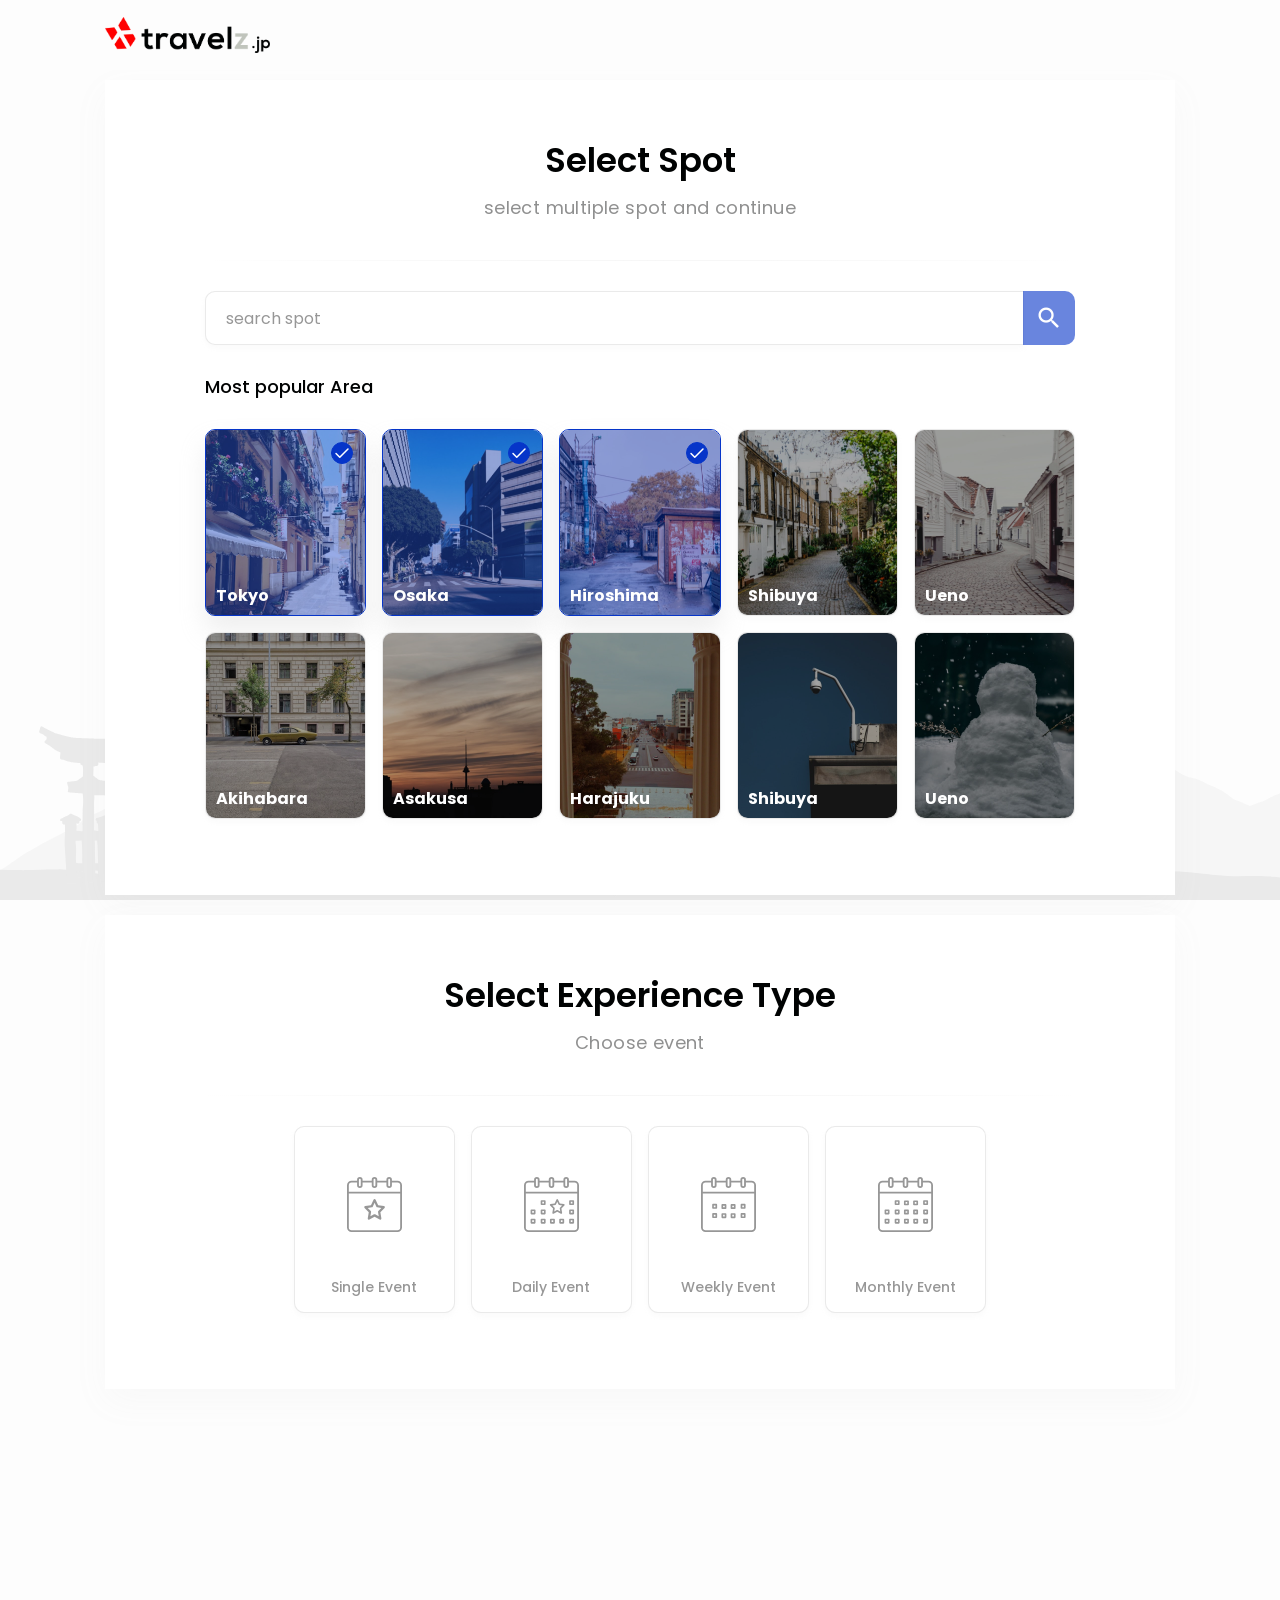
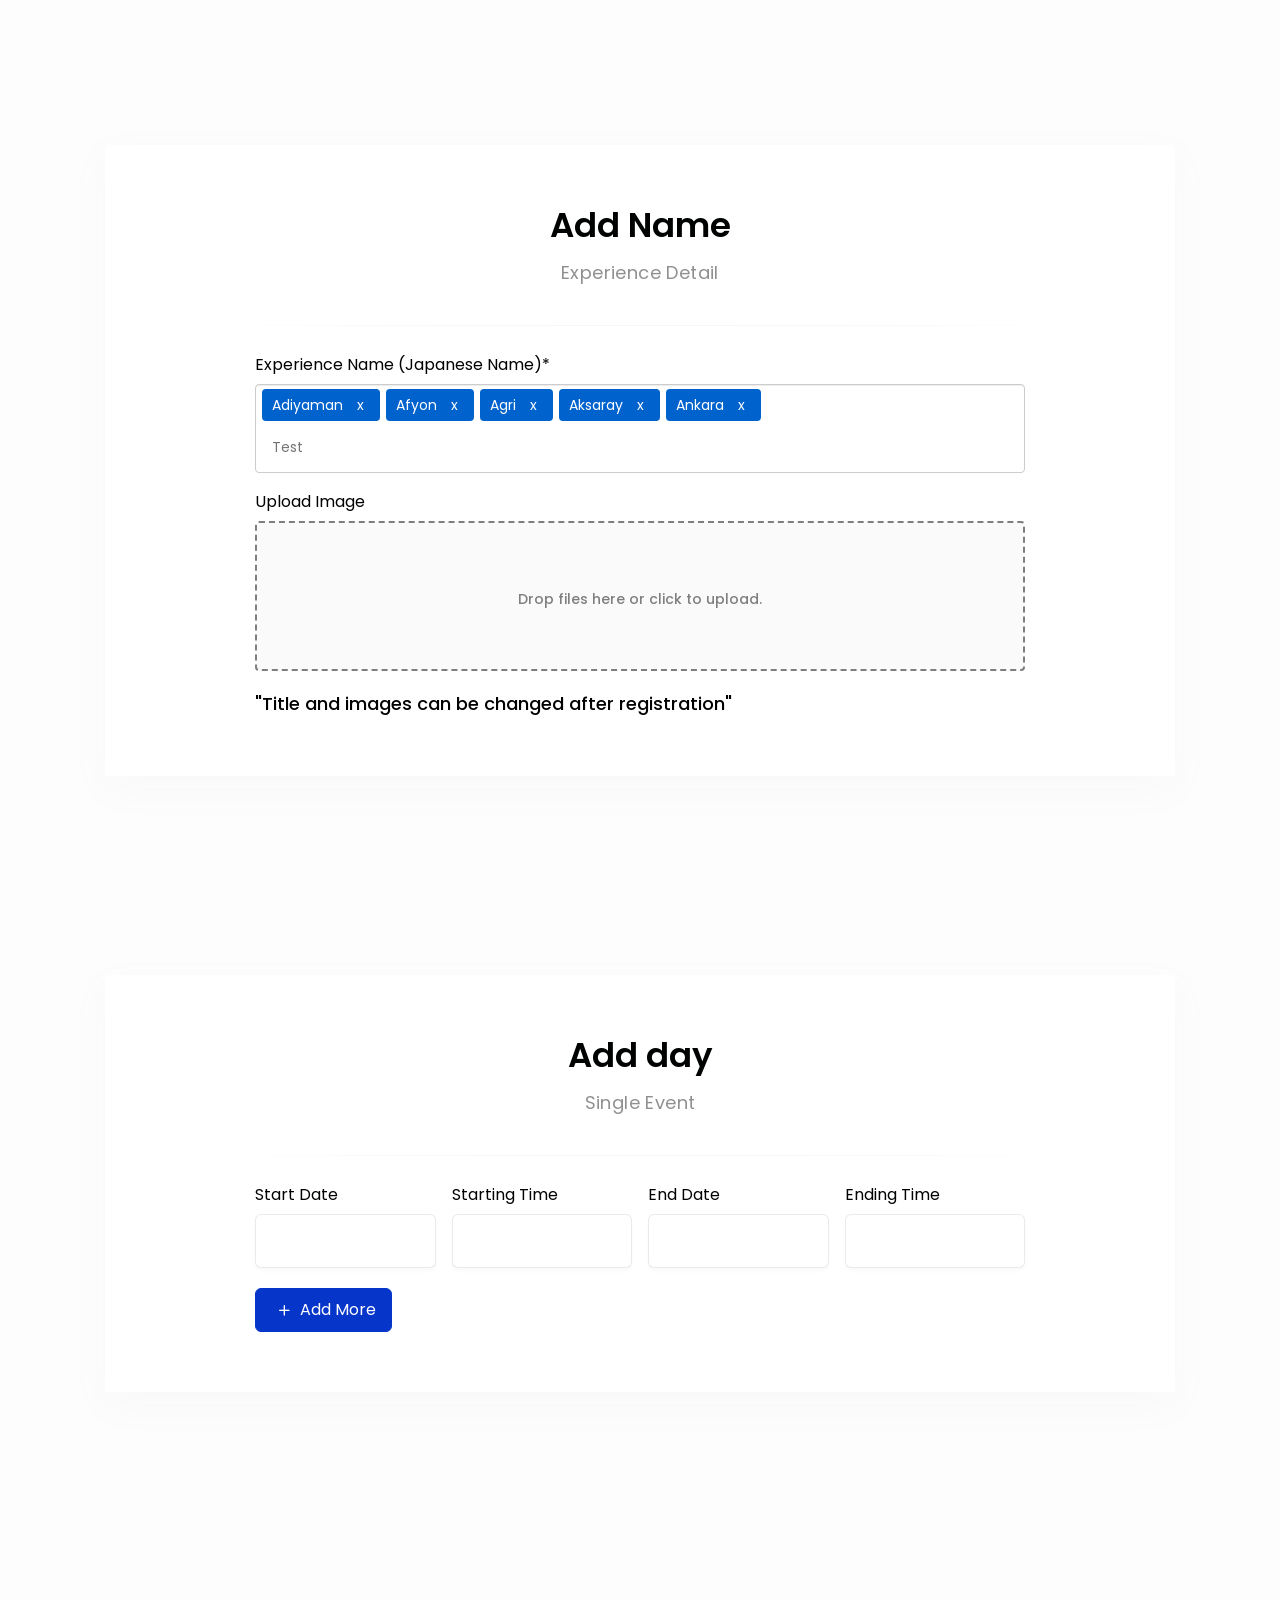
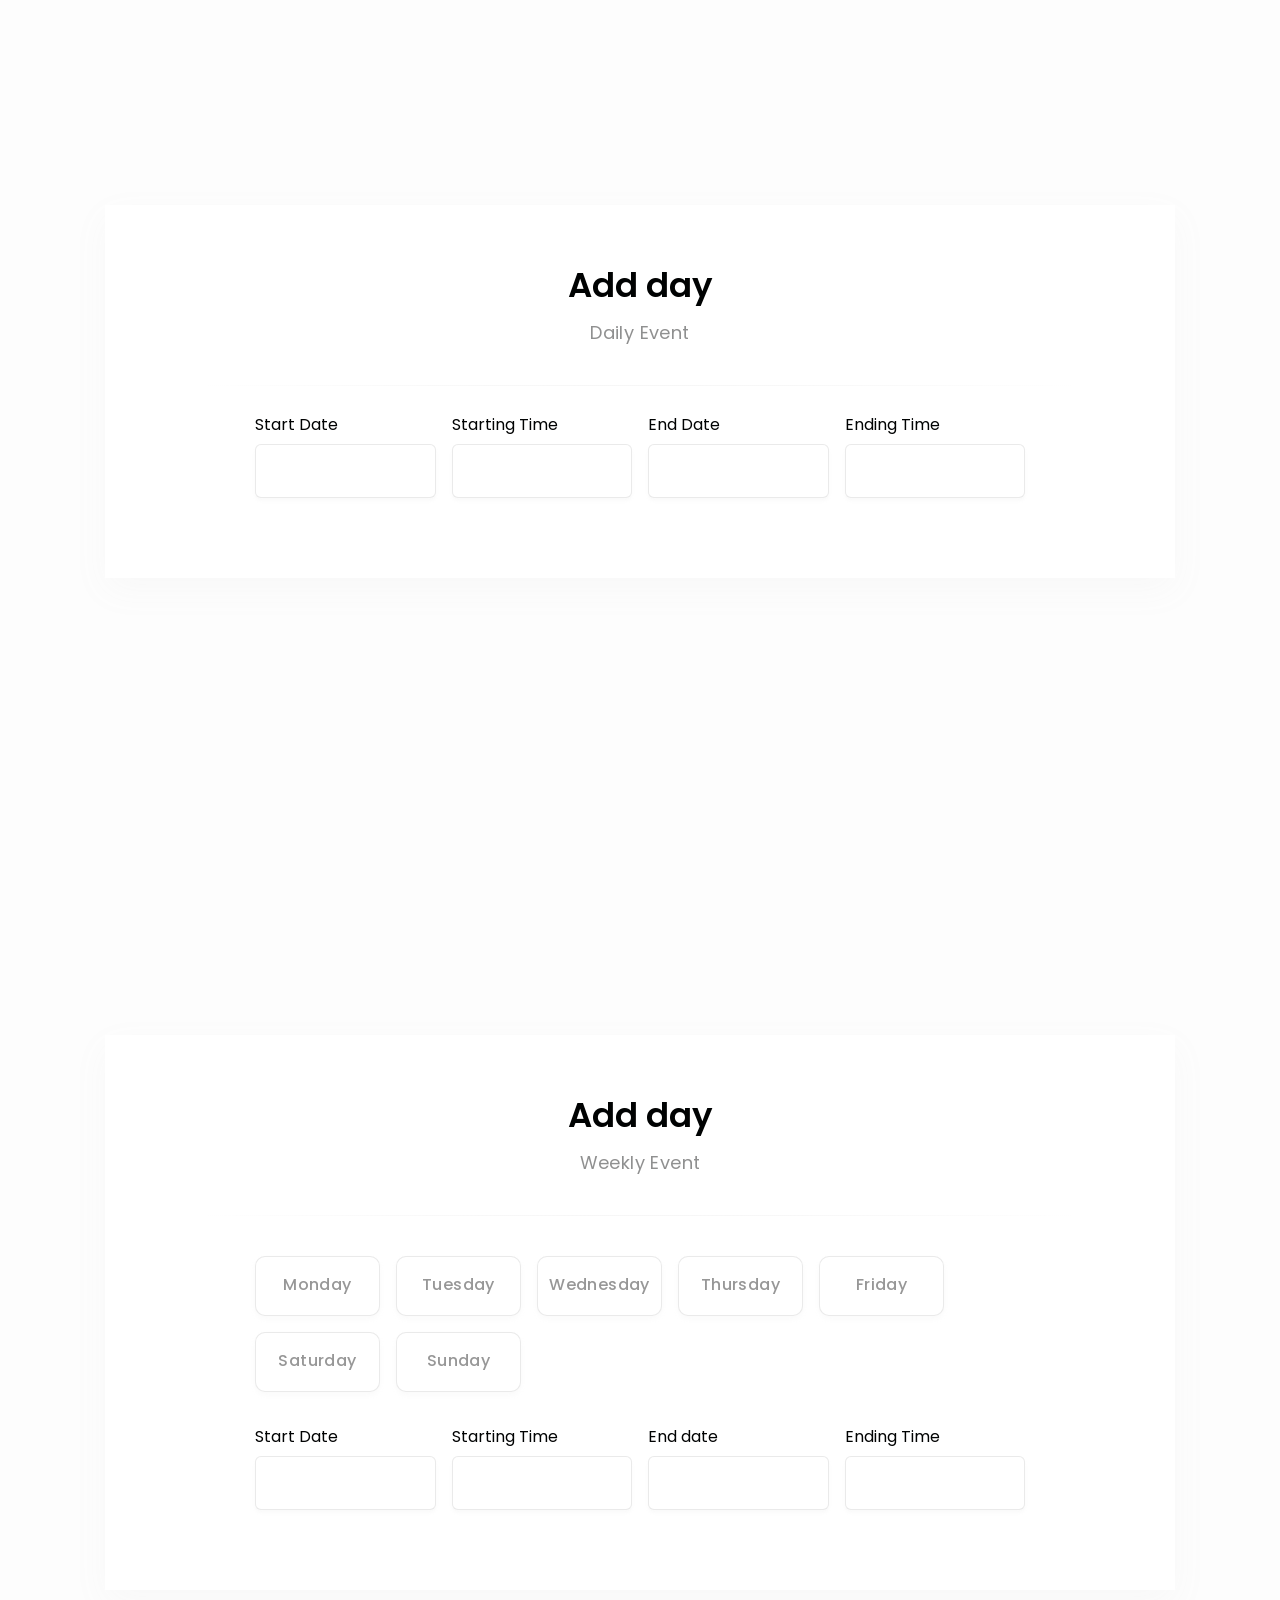
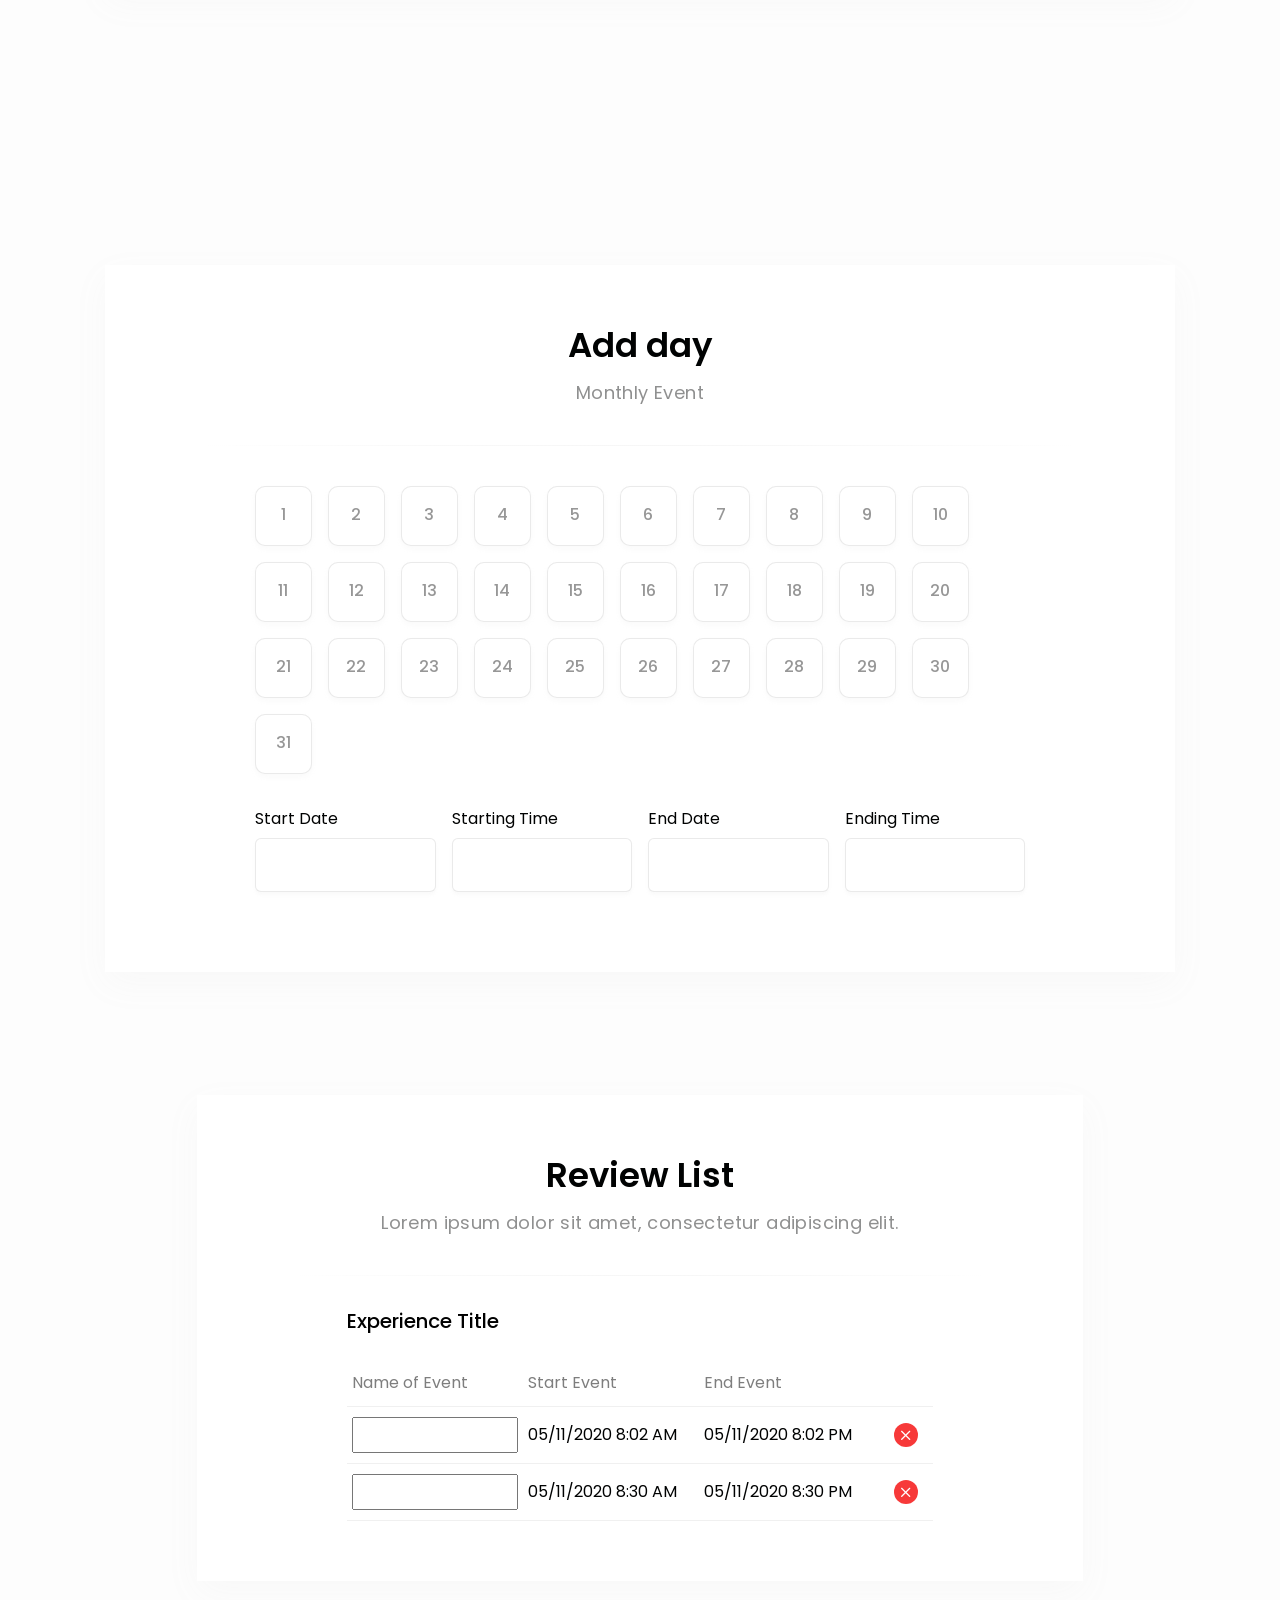
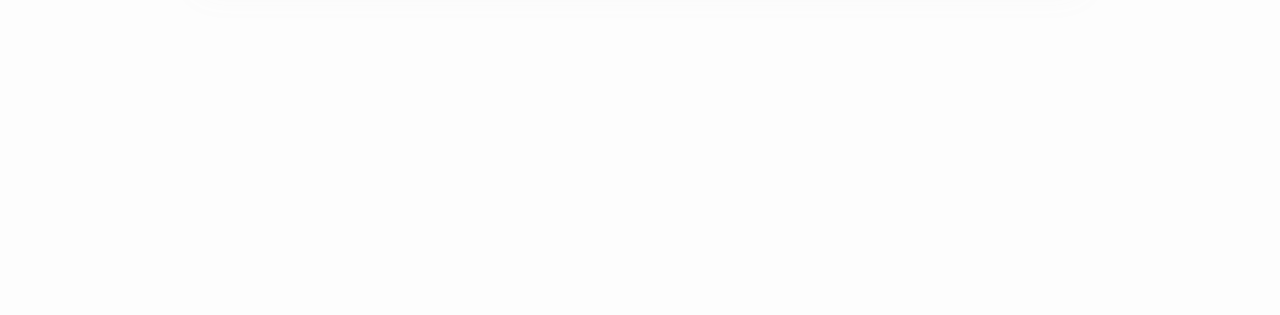
<file: travelz/event.html>
<!DOCTYPE html>
<html lang="en">
<head>
<meta name="description" content="" />
<meta name="author" content="" />
<meta http-equiv="X-UA-Compatible" content="IE=edge" />
<title>Event | travelz.jp</title>
<meta content='initial-scale=1.0,user-scalable=no,maximum-scale=1,width=device-width' name='viewport' />
<meta name="theme-color" content="#FF0000">
<meta name="msapplication-navbutton-color" content="#FF0000">
<meta name="apple-mobile-web-app-capable" content="yes">
<meta name="apple-mobile-web-app-status-bar-style" content="#FF0000">
<link href='assets/images/favicon.png' rel='shortcut icon'>
<link href="assets/css/dropzone.css" media="all" rel="stylesheet" type="text/css" >
<link rel="stylesheet" href="assets/css/bootstrap-tagsinput.css">
<link href="assets/css/style.css" media="all" rel="stylesheet" type="text/css" />

<link rel="stylesheet" href="assets/css/flatpickr.min.css">

<script src="assets/js/modernizr.js"></script>
<!--[if IE]>
<script src="assets/js/html5.js"></script>
<![endif]-->

</head>

<body>

<!-- 
<div class="loader-root">
    <div class="loader-div">
        <img src="assets/images/logo.svg" alt="logo" />
        <div class="loader-div-center">
            
        </div>
    </div>
</div> -->

<div id="wrapper" class="wrapper home-wrapper">

	<header>
        <div class="header-div clearfix" >
            <div class="inner-top-header-div clearfix">
                <div class="container">
                    <div class="row">
                        <div class="col-lg-12 col-md-12">
                            <div class="header-container">

                                <div class="logo-div">
                                    <a class="logo_link clearfix" href="index.html">
                                        <img src="assets/images/logo.png" data-logo-loader class="img-fluid logo_img main-logo" alt="logo" />
                                    </a>
                                </div>

                            </div>
                        </div>
                    </div>
                </div>
            </div>	
        </div><!--  End of header with navigation div  -->
    </header>
	
    <div class="main-middle-area">

        <section class="common-section planner-section">
            <div class="background-image-full"></div>

            <div class="common-div tarve-areas-div">
                <div class="container">
                    <div class="row">
    
                        <div class="col-lg-12 col-md-12">        
    
                            <div class="common-card-div">
                                
                                <div class="heading-top-row">
                                    <div class="heading-div"> 
                                        <h2>Select Spot</h2>
                                        <p>select multiple spot and continue</p>
                                    </div>
                                </div>

                                <div class="main-body-div">
                                    
                                    <div class="search-box-root">
                                        <div class="row get-row mr-minus-8">
                                            <div class="col-lg-12 col-md-12 plr-8">
                                                <div class="input-group input-group-30">
                                                    <input type="text" class="form-control" placeholder="search spot" />
                                                    <div class="input-group-append">
                                                        <button class="btn btn-success btn-search"><i class="material-icons search-icons"> search </i></button>
                                                    </div>
                                                </div>
                                            </div>
                                        </div>
                                    </div>        

                                    <div class="select-img-root most-img-root">
                                        <div class="row get-row mr-minus-8">
                                            <div class="col-lg-12 col-md-12 plr-8">
                                                <div class="heading-h4"><h4>Most popular Area</h4></div>
                                            </div>
                                        </div>
                                        <div class="row get-row mr-minus-8">

                                            <div class="col-lg-3 col-md-3 grid-20 plr-8">
                                                <div class="img-checkbox-card-box area-card-box selected">
                                                    <label for="select-area-option01" class="label-box">
                                                        <div class="check-box-position">
                                                            <button class="checkbox-round-div">
                                                                <i class="fe fe-check fe-custom"></i>
                                                            </button>
                                                        </div>
                                                        <div class="img-banner">
                                                            <img src="assets/images/areas/areas-01.jpg" class="img-fluid img-responsive" alt="area" />
                                                        </div>
                                                        <div class="check-title-row">
                                                            <h4>Tokyo</h4>
                                                        </div>
                                                    </label>
                                                    <input type="checkbox" class="form-checkbox form-checkbox-areas" id="select-area-option01"  />
                                                </div>
                                            </div>

                                            <div class="col-lg-3 col-md-3 grid-20 plr-8">
                                                <div class="img-checkbox-card-box area-card-box selected">
                                                    <label for="select-area-option02" class="label-box">
                                                        <div class="check-box-position">
                                                            <button class="checkbox-round-div">
                                                                <i class="fe fe-check fe-custom"></i>
                                                            </button>
                                                        </div>
                                                        <div class="img-banner">
                                                            <img src="assets/images/areas/areas-02.jpg" class="img-fluid img-responsive" alt="area" />
                                                        </div>
                                                        <div class="check-title-row">
                                                            <h4>Osaka</h4>
                                                        </div>
                                                    </label>
                                                    <input type="checkbox" class="form-checkbox form-checkbox-areas" id="select-area-option02"  />
                                                </div>
                                            </div>

                                            <div class="col-lg-3 col-md-3 grid-20 plr-8">
                                                <div class="img-checkbox-card-box area-card-box selected">
                                                    <label for="select-area-option03" class="label-box">
                                                        <div class="check-box-position">
                                                            <button class="checkbox-round-div">
                                                                <i class="fe fe-check fe-custom"></i>
                                                            </button>
                                                        </div>
                                                        <div class="img-banner">
                                                            <img src="assets/images/areas/areas-03.jpg" class="img-fluid img-responsive" alt="area" />
                                                        </div>
                                                        <div class="check-title-row">
                                                            <h4>Hiroshima</h4>
                                                        </div>
                                                    </label>
                                                    <input type="checkbox" class="form-checkbox form-checkbox-areas" id="select-area-option03" />
                                                </div>
                                            </div>

                                            <div class="col-lg-3 col-md-3 grid-20 plr-8">
                                                <div class="img-checkbox-card-box area-card-box">
                                                    <label for="select-area-option04" class="label-box">
                                                        <div class="check-box-position">
                                                            <button class="checkbox-round-div">
                                                                <i class="fe fe-check fe-custom"></i>
                                                            </button>
                                                        </div>
                                                        <div class="img-banner">
                                                            <img src="assets/images/areas/areas-04.jpg" class="img-fluid img-responsive" alt="area" />
                                                        </div>
                                                        <div class="check-title-row">
                                                            <h4>Shibuya</h4>
                                                        </div>
                                                    </label>
                                                    <input type="checkbox" class="form-checkbox form-checkbox-areas" id="select-area-option04" />
                                                </div>
                                            </div>

                                            <div class="col-lg-3 col-md-3 grid-20 plr-8">
                                                <div class="img-checkbox-card-box area-card-box">
                                                    <label for="select-area-option05" class="label-box">
                                                        <div class="check-box-position">
                                                            <button class="checkbox-round-div">
                                                                <i class="fe fe-check fe-custom"></i>
                                                            </button>
                                                        </div>
                                                        <div class="img-banner">
                                                            <img src="assets/images/areas/areas-05.jpg" class="img-fluid img-responsive" alt="area" />
                                                        </div>
                                                        <div class="check-title-row">
                                                            <h4>Ueno</h4>
                                                        </div>
                                                    </label>
                                                    <input type="checkbox" class="form-checkbox form-checkbox-areas" id="select-area-option05" />
                                                </div>
                                            </div>

                                            <div class="col-lg-3 col-md-3 grid-20 plr-8">
                                                <div class="img-checkbox-card-box area-card-box">
                                                    <label for="select-area-option06" class="label-box">
                                                        <div class="check-box-position">
                                                            <button class="checkbox-round-div">
                                                                <i class="fe fe-check fe-custom"></i>
                                                            </button>
                                                        </div>
                                                        <div class="img-banner">
                                                            <img src="assets/images/areas/areas-06.jpg" class="img-fluid img-responsive" alt="area" />
                                                        </div>
                                                        <div class="check-title-row">
                                                            <h4>Akihabara</h4>
                                                        </div>
                                                    </label>
                                                    <input type="checkbox" class="form-checkbox form-checkbox-areas" id="select-area-option06" />
                                                </div>
                                            </div>

                                            <div class="col-lg-3 col-md-3 grid-20 plr-8">
                                                <div class="img-checkbox-card-box area-card-box">
                                                    <label for="select-area-option07" class="label-box">
                                                        <div class="check-box-position">
                                                            <button class="checkbox-round-div">
                                                                <i class="fe fe-check fe-custom"></i>
                                                            </button>
                                                        </div>
                                                        <div class="img-banner">
                                                            <img src="assets/images/areas/areas-07.jpg" class="img-fluid img-responsive" alt="area" />
                                                        </div>
                                                        <div class="check-title-row">
                                                            <h4>Asakusa</h4>
                                                        </div>
                                                    </label>
                                                    <input type="checkbox" class="form-checkbox form-checkbox-areas" id="select-area-option07" />
                                                </div>
                                            </div>

                                            <div class="col-lg-3 col-md-3 grid-20 plr-8">
                                                <div class="img-checkbox-card-box area-card-box">
                                                    <label for="select-area-option08" class="label-box">
                                                        <div class="check-box-position">
                                                            <button class="checkbox-round-div">
                                                                <i class="fe fe-check fe-custom"></i>
                                                            </button>
                                                        </div>
                                                        <div class="img-banner">
                                                            <img src="assets/images/areas/areas-08.jpg" class="img-fluid img-responsive" alt="area" />
                                                        </div>
                                                        <div class="check-title-row">
                                                            <h4>Harajuku</h4>
                                                        </div>
                                                    </label>
                                                    <input type="checkbox" class="form-checkbox form-checkbox-areas" id="select-area-option08" />
                                                </div>
                                            </div>

                                            <div class="col-lg-3 col-md-3 grid-20 plr-8">
                                                <div class="img-checkbox-card-box area-card-box">
                                                    <label for="select-area-option09" class="label-box">
                                                        <div class="check-box-position">
                                                            <button class="checkbox-round-div">
                                                                <i class="fe fe-check fe-custom"></i>
                                                            </button>
                                                        </div>
                                                        <div class="img-banner">
                                                            <img src="assets/images/areas/areas-09.jpg" class="img-fluid img-responsive" alt="area" />
                                                        </div>
                                                        <div class="check-title-row">
                                                            <h4>Shibuya</h4>
                                                        </div>
                                                    </label>
                                                    <input type="checkbox" class="form-checkbox form-checkbox-areas" id="select-area-option09" />
                                                </div>
                                            </div>

                                            <div class="col-lg-3 col-md-3 grid-20 plr-8">
                                                <div class="img-checkbox-card-box area-card-box">
                                                    <label for="select-area-option10" class="label-box">
                                                        <div class="check-box-position">
                                                            <button class="checkbox-round-div">
                                                                <i class="fe fe-check fe-custom"></i>
                                                            </button>
                                                        </div>
                                                        <div class="img-banner">
                                                            <img src="assets/images/areas/areas-10.jpg" class="img-fluid img-responsive" alt="area" />
                                                        </div>
                                                        <div class="check-title-row">
                                                            <h4>Ueno</h4>
                                                        </div>
                                                    </label>
                                                    <input type="checkbox" class="form-checkbox form-checkbox-areas" id="select-area-option10" />
                                                </div>
                                            </div>

                                        </div>
                                    </div>

                                </div>

                                <!-- <div class="footer-bottom-row">
                                    <div class="button-row">
                                        <div class="btn-left-side justify-content-between"> 
                                            <button class="btn btn-outline-primary btn-common btn-previous">
                                                <i class="fe fe-arrow-left fe-icon"></i>
                                                <span class="text-span">Previous</span>
                                            </button>
                                            <a href="#" class="btn btn-link btn-skip mr-30">Skip <span class="remove-mobile">to End of </span>Process!</a>
                                        </div>
                                        <div class="btn-right-side"> 
                                            <button class="btn btn-primary btn-common btn-continue">
                                                <span class="text-span">Continue</span>
                                                <i class="fe fe-arrow-right fe-icon"></i>
                                            </button>
                                        </div>    
                                    </div>
                                </div> -->

                            </div>
                            
                        </div>  
                        
                    </div>        
                </div>
            </div> <!-- End of areas -->


            <div class="common-div operator-div">
                <div class="container">
                    <div class="row">
    
                        <div class="col-lg-12 col-md-12">        
    
                            <div class="common-card-div">
                                
                                <div class="heading-top-row">
                                    <div class="heading-div"> 
                                        <h2>Select Experience Type</h2>
                                        <p>Choose event</p>
                                    </div>
                                </div>

                                <div class="main-body-div">

                                    <div class="select-img-root">
                                        <div class="row get-row justify-content-lg-center mr-minus-8">
                                            <div class="col-lg-3 col-md-3 grid-20 plr-8">
                                                <div class="radio-card-box occupation-card-box">
                                                    <label for="opt-radio01" class="label-box">
                                                        <div class="icon-img-thumb">
                                                            <i class="custom-icon single-icon"></i>
                                                        </div>
                                                        <div class="title-row">
                                                            <p>Single Event</p>
                                                        </div>
                                                    </label>
                                                    <input type="radio" class="form-radio form-radio-occupation" id="opt-radio01" name="occupation-select" />
                                                </div>
                                            </div>
                                            <div class="col-lg-3 col-md-3 grid-20 plr-8">
                                                <div class="radio-card-box occupation-card-box">
                                                    <label for="opt-radio02" class="label-box">
                                                        <div class="icon-img-thumb">
                                                            <i class="custom-icon daily-icon"></i>
                                                        </div>
                                                        <div class="title-row">
                                                            <p>Daily Event</p>
                                                        </div>
                                                    </label>
                                                    <input type="radio" class="form-radio form-radio-occupation" id="opt-radio02" name="occupation-select" />
                                                </div>
                                            </div>
                                            <div class="col-lg-3 col-md-3 grid-20 plr-8">
                                                <div class="radio-card-box occupation-card-box">
                                                    <label for="opt-radio03" class="label-box">
                                                        <div class="icon-img-thumb">
                                                            <i class="custom-icon weekly-icon"></i>
                                                        </div>
                                                        <div class="title-row">
                                                            <p>Weekly Event</p>
                                                        </div>
                                                    </label>
                                                    <input type="radio" class="form-radio form-radio-occupation" id="opt-radio03" name="occupation-select" />
                                                </div>
                                            </div>
      
                                            <div class="col-lg-3 col-md-3 grid-20 plr-8">
                                                <div class="radio-card-box occupation-card-box">
                                                    <label for="opt-radio05" class="label-box">
                                                        <div class="icon-img-thumb">
                                                            <i class="custom-icon monthly-icon"></i>
                                                        </div>
                                                        <div class="title-row">
                                                            <p>Monthly  Event</p>
                                                        </div>
                                                    </label>
                                                    <input type="radio" class="form-radio form-radio-occupation" id="opt-radio05" name="occupation-select" />
                                                </div>
                                            </div>
                                        </div>
                                    </div>

                                </div>

                                <!-- <div class="footer-bottom-row">
                                    <div class="button-row">
                                        <div class="btn-left-side justify-content-between"> 
                                            <button class="btn btn-outline-primary btn-common btn-previous">
                                                <i class="fe fe-arrow-left fe-icon"></i>
                                                <span class="text-span">Previous</span>
                                            </button>
                                            <a href="#" class="btn btn-link btn-skip mr-30">Skip <span class="remove-mobile">to End of </span>Process!</a>
                                        </div>
                                        <div class="btn-right-side"> 
                                            <button class="btn btn-primary btn-common btn-continue">
                                                <span class="text-span">Continue</span>
                                                <i class="fe fe-arrow-right fe-icon"></i>
                                            </button>
                                        </div>    
                                    </div>
                                </div> -->

                            </div>
                            
                        </div>  
                        
                    </div>        
                </div>
            </div> <!-- End of occupation -->



            

         

         

            <div class="common-div add-name-form">
                <div class="container">
                    <div class="row">
    
                        <div class="col-lg-12 col-md-12">        
    
                            <div class="common-card-div">
                                
                                <div class="heading-top-row">
                                    <div class="heading-div"> 
                                        <h2>Add Name</h2>
                                        <p>Experience Detail</p>
                                    </div>
                                </div>

                                <div class="main-body-div main-body-div2">

                                    <div class="login-div">
                                        <div class="row mr-minus-8">
                                            <div class="col-lg-12 col-md-12 plr-8">
                                                <div class="form-div">
                                                    <div class="form-group">
                                                        <label for="">Experience Name (Japanese Name)*</label>
                                                        <input type="text"  data-role="tagsinput" value="Adiyaman, Afyon, Agri, Aksaray, Ankara"  class="form-control" placeholder="Test" />
                                                    </div>
                                                </div>
                                            </div>
                                          

                                        </div>

                                        <div class="row mr-minus-8">

                                            <div class="col-lg-12 plr-8">
                                                <div class="form-div">
                                                    <div class="form-group">
                                                        <label for="">Upload Image</label>
                                                        <div class="upload-dropbox-file">
                                                            <div class="dropbox-right ">
                            
                                                                <div class="dropbox-center-div wow fadeInRight" >
                                                                    <div class="drag-drop-center">
                                                                        <div class="dropzone-100" id="dropzone">
                                                                            <form class="dropzone needsclick" id="my-awesome-dropzone" action="/upload">
                                                                                <div class="dz-message needsclick">
                                                                                    <div class="center-text-zone">
                                                                                        <h5>Drop files here or click to upload.</h5>
                                                                                    </div>
                                                                                </div>
                                                                            </form>
                                                                        </div>
                                                                        
                                                                    </div>
                                                                </div>
                                
                                                            </div>
                                                        </div>
                                                    </div>
                                                </div>
                                            </div>
        
                                        </div>

                                        <div class="row mr-minus-8">
                                            <div class="col-lg-12 col-md-12 plr-8">
                                              <div class="text-caption">
                                                <h3>"Title and images can be changed after registration"</h3>
                                              </div>
                                            </div>

                                        </div>
                                    </div>

                                </div>

                                <!-- <div class="footer-bottom-row">
                                    <div class="button-row button-row02 justify-content-end">
                                        <div class="btn-left-side"> 
                                            <button class="btn btn-outline-primary btn-common btn-previous">
                                                <i class="fe fe-arrow-left fe-icon"></i>
                                                <span class="text-span">Previous</span>
                                            </button>
                                        </div>
                                        <div class="btn-right-side"> 
                                            <button class="btn btn-primary btn-common btn-continue">
                                                <span class="text-span">Submit</span>
                                                <i class="fe fe-arrow-right fe-icon"></i>
                                            </button>
                                        </div>    
                                    </div>
                                </div> -->

                            </div>
    
                        </div>  
                        
                    </div>        
                </div>
            </div> <!-- End of add name -->

            <div class="common-div add-day-form">
                <div class="container">
                    <div class="row">
    
                        <div class="col-lg-12 col-md-12">        
    
                            <div class="common-card-div">
                                
                                <div class="heading-top-row">
                                    <div class="heading-div"> 
                                        <h2>Add day</h2>
                                        <p>Single Event</p>
                                    </div>
                                </div>

                                <div class="main-body-div main-body-div2">

                                    <div class="login-div">
                                        <div class="row mr-minus-8 add-fields">
                                            <div class="col-lg-3 col-md-3 plr-8">
                                                <div class="form-div">
                                                    <div class="form-group">
                                                        <label for="">Start Date</label>
                                                        <input type="text" class="form-control start-date" >
                                                    </div>
                                                </div>
                                            </div>

                                            <div class="col-lg-3 col-md-3 plr-8">
                                                <div class="form-div">
                                                    <div class="form-group">
                                                        <label for="">Starting Time</label>
                                                        <input type="text" class="form-control start-time" >
                                                    </div>
                                                </div>
                                            </div>

                                            <div class="col-lg-3 col-md-3 plr-8">
                                                <div class="form-div">
                                                    <div class="form-group">
                                                        <label for="">End Date</label>
                                                        <input type="text" class="form-control start-date" >
                                                    </div>
                                                </div>
                                            </div>

                                            <div class="col-lg-3 col-md-3 plr-8">
                                                <div class="form-div">
                                                    <div class="form-group">
                                                        <label for="">Ending Time</label>
                                                        <input type="text" class="form-control start-time" >
                                                    </div>
                                                </div>
                                            </div>
                                          

                                        </div>
                                        <div class="row">
                                            <div class="col-lg-12">
                                                <button class="btn btn-primary btn-common btn-continue" id="add-more">
                                                    <i class="fe fe-plus mr-2"></i>
                                                    <span class="text-span">Add More</span>
                                                    
                                                </button>
                                            </div>
                                        </div>

                                      
                                    </div>

                                </div>

                                <!-- <div class="footer-bottom-row">
                                    <div class="button-row button-row02 justify-content-end">
                                        <div class="btn-left-side"> 
                                            <button class="btn btn-outline-primary btn-common btn-previous">
                                                <i class="fe fe-arrow-left fe-icon"></i>
                                                <span class="text-span">Previous</span>
                                            </button>
                                        </div>
                                        <div class="btn-right-side"> 
                                            <button class="btn btn-primary btn-common btn-continue">
                                                <span class="text-span">Submit</span>
                                                <i class="fe fe-arrow-right fe-icon"></i>
                                            </button>
                                        </div>    
                                    </div>
                                </div> -->

                            </div>
    
                        </div>  
                        
                    </div>        
                </div>
            </div> <!-- End of single -->

            
            <div class="common-div add-day-form daily">
                <div class="container">
                    <div class="row">
    
                        <div class="col-lg-12 col-md-12">        
    
                            <div class="common-card-div">
                                
                                <div class="heading-top-row">
                                    <div class="heading-div"> 
                                        <h2>Add day</h2>
                                        <p>Daily Event</p>
                                    </div>
                                </div>

                                <div class="main-body-div main-body-div2">

                                    <div class="login-div">
                                        <div class="row mr-minus-8">
                                            <div class="col-lg-3 col-md-3 plr-8">
                                                <div class="form-div">
                                                    <div class="form-group">
                                                        <label for="">Start Date</label>
                                                        <input type="text" class="form-control start-date" >
                                                    </div>
                                                </div>
                                            </div>

                                            <div class="col-lg-3 col-md-3 plr-8">
                                                <div class="form-div">
                                                    <div class="form-group">
                                                        <label for="">Starting Time</label>
                                                        <input type="text" class="form-control start-time" >
                                                    </div>
                                                </div>
                                            </div>

                                            <div class="col-lg-3 col-md-3 plr-8">
                                                <div class="form-div">
                                                    <div class="form-group">
                                                        <label for="">End Date</label>
                                                        <input type="text" class="form-control start-date" >
                                                    </div>
                                                </div>
                                            </div>

                                            <div class="col-lg-3 col-md-3 plr-8">
                                                <div class="form-div">
                                                    <div class="form-group">
                                                        <label for="">Ending Time</label>
                                                        <input type="text" class="form-control start-time" >
                                                    </div>
                                                </div>
                                            </div>
                                          

                                        </div>
                                      

                                      
                                    </div>

                                </div>

                                <!-- <div class="footer-bottom-row">
                                    <div class="button-row button-row02 justify-content-end">
                                        <div class="btn-left-side"> 
                                            <button class="btn btn-outline-primary btn-common btn-previous">
                                                <i class="fe fe-arrow-left fe-icon"></i>
                                                <span class="text-span">Previous</span>
                                            </button>
                                        </div>
                                        <div class="btn-right-side"> 
                                            <button class="btn btn-primary btn-common btn-continue">
                                                <span class="text-span">Submit</span>
                                                <i class="fe fe-arrow-right fe-icon"></i>
                                            </button>
                                        </div>    
                                    </div>
                                </div> -->

                            </div>
    
                        </div>  
                        
                    </div>        
                </div>
            </div> <!-- End of daily -->

            <div class="common-div add-day-form weekly">
                <div class="container">
                    <div class="row">
    
                        <div class="col-lg-12 col-md-12">        
    
                            <div class="common-card-div">
                                
                                <div class="heading-top-row">
                                    <div class="heading-div"> 
                                        <h2>Add day</h2>
                                        <p>Weekly Event</p>
                                    </div>
                                </div>

                                <div class="main-body-div main-body-div2">

                                    <div class="login-div">

                                        <div class="select-img-root select-label-root">
                                            <div class="row get-row mr-minus-8">
                                                <div class="col-lg-2 col-md-2 grid-125 plr-8">
                                                    <div class="radio-card-box age-group-card-box disabled01">
                                                        <label for="opt-age-group011" class="label-box">
                                                            <div class="title-row">
                                                                <p>Monday</p>
                                                            </div>
                                                        </label>
                                                        <input type="checkbox" class="form-radio weekly" id="opt-age-group011" name="age-group-select">
                                                    </div>
                                                </div>
                                                <div class="col-lg-2 col-md-2 grid-125 plr-8">
                                                    <div class="radio-card-box age-group-card-box disabled01">
                                                        <label for="opt-age-group022" class="label-box">
                                                            <div class="title-row">
                                                                <p>Tuesday</p>
                                                            </div>
                                                        </label>
                                                        <input type="checkbox" class="form-radio weekly" id="opt-age-group022" name="age-group-select">
                                                    </div>
                                                </div>
                                                <div class="col-lg-2 col-md-2 grid-125 plr-8">
                                                    <div class="radio-card-box age-group-card-box disabled01">
                                                        <label for="opt-age-group033" class="label-box">
                                                            <div class="title-row">
                                                                <p>Wednesday</p>
                                                            </div>
                                                        </label>
                                                        <input type="checkbox" class="form-radio weekly" id="opt-age-group033" name="age-group-select">
                                                    </div>
                                                </div>
                                                <div class="col-lg-2 col-md-2 grid-125 plr-8">
                                                    <div class="radio-card-box age-group-card-box disabled01">
                                                        <label for="opt-age-group044" class="label-box">
                                                            <div class="title-row">
                                                                <p>Thursday</p>
                                                            </div>
                                                        </label>
                                                        <input type="checkbox" class="form-radio weekly" id="opt-age-group044" name="age-group-select">
                                                    </div>
                                                </div>
                                                <div class="col-lg-2 col-md-2 grid-125 plr-8">
                                                    <div class="radio-card-box age-group-card-box disabled01">
                                                        <label for="opt-age-group055" class="label-box">
                                                            <div class="title-row">
                                                                <p>Friday</p>
                                                            </div>
                                                        </label>
                                                        <input type="checkbox" class="form-radio weekly" id="opt-age-group055" name="age-group-select">
                                                    </div>
                                                </div>

                                                <div class="col-lg-2 col-md-2 grid-125 plr-8">
                                                    <div class="radio-card-box age-group-card-box disabled01">
                                                        <label for="opt-age-group056" class="label-box">
                                                            <div class="title-row">
                                                                <p>Saturday</p>
                                                            </div>
                                                        </label>
                                                        <input type="checkbox" class="form-radio weekly" id="opt-age-group056" name="age-group-select">
                                                    </div>
                                                </div>

                                                <div class="col-lg-2 col-md-2 grid-125 plr-8">
                                                    <div class="radio-card-box age-group-card-box disabled01">
                                                        <label for="opt-age-group057" class="label-box">
                                                            <div class="title-row">
                                                                <p>Sunday</p>
                                                            </div>
                                                        </label>
                                                        <input type="checkbox" class="form-radio weekly" id="opt-age-group057" name="age-group-select">
                                                    </div>
                                                </div>
                                              
                                              
                                            </div>
                                        
                                            
                                        </div>
                                        <div class="row mr-minus-8">

                                            <div class="col-lg-3 col-md-3 plr-8">
                                                <div class="form-div">
                                                    <div class="form-group">
                                                        <label for="">Start Date</label>
                                                        <input type="text" class="form-control start-date" >
                                                    </div>
                                                </div>
                                            </div>

                                            <div class="col-lg-3 col-md-3 plr-8">
                                                <div class="form-div">
                                                    <div class="form-group">
                                                        <label for="">Starting Time</label>
                                                        <input type="text" class="form-control start-time" >
                                                    </div>
                                                </div>
                                            </div>

                                            <div class="col-lg-3 col-md-3 plr-8">
                                                <div class="form-div">
                                                    <div class="form-group">
                                                        <label for="">End date</label>
                                                        <input type="text" class="form-control start-date" >
                                                    </div>
                                                </div>
                                            </div>

                                            <div class="col-lg-3 col-md-3 plr-8">
                                                <div class="form-div">
                                                    <div class="form-group">
                                                        <label for="">Ending Time</label>
                                                        <input type="text" class="form-control start-time" >
                                                    </div>
                                                </div>
                                            </div>
                                          

                                        </div>
                                      

                                      
                                    </div>

                                </div>

                                <!-- <div class="footer-bottom-row">
                                    <div class="button-row button-row02 justify-content-end">
                                        <div class="btn-left-side"> 
                                            <button class="btn btn-outline-primary btn-common btn-previous">
                                                <i class="fe fe-arrow-left fe-icon"></i>
                                                <span class="text-span">Previous</span>
                                            </button>
                                        </div>
                                        <div class="btn-right-side"> 
                                            <button class="btn btn-primary btn-common btn-continue">
                                                <span class="text-span">Submit</span>
                                                <i class="fe fe-arrow-right fe-icon"></i>
                                            </button>
                                        </div>    
                                    </div>
                                </div> -->

                            </div>
    
                        </div>  
                        
                    </div>        
                </div>
            </div> <!-- End of weekl -->


            <div class="common-div add-day-form monthly">
                <div class="container">
                    <div class="row">
    
                        <div class="col-lg-12 col-md-12">        
    
                            <div class="common-card-div">
                                
                                <div class="heading-top-row">
                                    <div class="heading-div"> 
                                        <h2>Add day</h2>
                                        <p>Monthly Event</p>
                                    </div>
                                </div>

                                <div class="main-body-div main-body-div2">

                                    <div class="login-div">

                                        <div class="select-img-root select-label-root">
                                            <div class="row get-row mr-minus-8">
                                                <div class="col-lg-1 col-md-1 grid-58 plr-8">
                                                    <div class="radio-card-box age-group-card-box disabled01">
                                                        <label for="day1" class="label-box">
                                                            <div class="title-row">
                                                                <p>1</p>
                                                            </div>
                                                        </label>
                                                        <input type="checkbox" class="form-radio monthly" id="day1" name="age-group-select">
                                                    </div>
                                                </div>

                                                <div class="col-lg-1 col-md-1 grid-58 plr-8">
                                                    <div class="radio-card-box age-group-card-box disabled01">
                                                        <label for="day2" class="label-box">
                                                            <div class="title-row">
                                                                <p>2</p>
                                                            </div>
                                                        </label>
                                                        <input type="checkbox" class="form-radio monthly" id="day2" name="age-group-select">
                                                    </div>
                                                </div>

                                                <div class="col-lg-1 col-md-1 grid-58 plr-8">
                                                    <div class="radio-card-box age-group-card-box disabled01">
                                                        <label for="day3" class="label-box">
                                                            <div class="title-row">
                                                                <p>3</p>
                                                            </div>
                                                        </label>
                                                        <input type="checkbox" class="form-radio monthly" id="day3" name="age-group-select">
                                                    </div>
                                                </div>

                                                <div class="col-lg-1 col-md-1 grid-58 plr-8">
                                                    <div class="radio-card-box age-group-card-box disabled01">
                                                        <label for="day4" class="label-box">
                                                            <div class="title-row">
                                                                <p>4</p>
                                                            </div>
                                                        </label>
                                                        <input type="checkbox" class="form-radio monthly" id="day4" name="age-group-select">
                                                    </div>
                                                </div>

                                                <div class="col-lg-1 col-md-1 grid-58 plr-8">
                                                    <div class="radio-card-box age-group-card-box disabled01">
                                                        <label for="day5" class="label-box">
                                                            <div class="title-row">
                                                                <p>5</p>
                                                            </div>
                                                        </label>
                                                        <input type="checkbox" class="form-radio monthly" id="day5" name="age-group-select">
                                                    </div>
                                                </div>

                                                <div class="col-lg-1 col-md-1 grid-58 plr-8">
                                                    <div class="radio-card-box age-group-card-box disabled01">
                                                        <label for="day6" class="label-box">
                                                            <div class="title-row">
                                                                <p>6</p>
                                                            </div>
                                                        </label>
                                                        <input type="checkbox" class="form-radio monthly" id="day6" name="age-group-select">
                                                    </div>
                                                </div>

                                                <div class="col-lg-1 col-md-1 grid-58 plr-8">
                                                    <div class="radio-card-box age-group-card-box disabled01">
                                                        <label for="day7" class="label-box">
                                                            <div class="title-row">
                                                                <p>7</p>
                                                            </div>
                                                        </label>
                                                        <input type="checkbox" class="form-radio monthly" id="day7" name="age-group-select">
                                                    </div>
                                                </div>

                                                <div class="col-lg-1 col-md-1 grid-58 plr-8">
                                                    <div class="radio-card-box age-group-card-box disabled01">
                                                        <label for="day8" class="label-box">
                                                            <div class="title-row">
                                                                <p>8</p>
                                                            </div>
                                                        </label>
                                                        <input type="checkbox" class="form-radio monthly" id="day8" name="age-group-select">
                                                    </div>
                                                </div>

                                                <div class="col-lg-1 col-md-1 grid-58 plr-8">
                                                    <div class="radio-card-box age-group-card-box disabled01">
                                                        <label for="day9" class="label-box">
                                                            <div class="title-row">
                                                                <p>9</p>
                                                            </div>
                                                        </label>
                                                        <input type="checkbox" class="form-radio monthly" id="day9" name="age-group-select">
                                                    </div>
                                                </div>


                                                <div class="col-lg-1 col-md-1 grid-58 plr-8">
                                                    <div class="radio-card-box age-group-card-box disabled01">
                                                        <label for="day10" class="label-box">
                                                            <div class="title-row">
                                                                <p>10</p>
                                                            </div>
                                                        </label>
                                                        <input type="checkbox" class="form-radio monthly" id="day10" name="age-group-select">
                                                    </div>
                                                </div>

                                                <div class="col-lg-1 col-md-1 grid-58 plr-8">
                                                    <div class="radio-card-box age-group-card-box disabled01">
                                                        <label for="day11" class="label-box">
                                                            <div class="title-row">
                                                                <p>11</p>
                                                            </div>
                                                        </label>
                                                        <input type="checkbox" class="form-radio monthly" id="day11" name="age-group-select">
                                                    </div>
                                                </div>


                                                <div class="col-lg-1 col-md-1 grid-58 plr-8">
                                                    <div class="radio-card-box age-group-card-box disabled01">
                                                        <label for="day12" class="label-box">
                                                            <div class="title-row">
                                                                <p>12</p>
                                                            </div>
                                                        </label>
                                                        <input type="checkbox" class="form-radio monthly" id="day12" name="age-group-select">
                                                    </div>
                                                </div>

                                                <div class="col-lg-1 col-md-1 grid-58 plr-8">
                                                    <div class="radio-card-box age-group-card-box disabled01">
                                                        <label for="day13" class="label-box">
                                                            <div class="title-row">
                                                                <p>13</p>
                                                            </div>
                                                        </label>
                                                        <input type="checkbox" class="form-radio monthly" id="day13" name="age-group-select">
                                                    </div>
                                                </div>


                                                <div class="col-lg-1 col-md-1 grid-58 plr-8">
                                                    <div class="radio-card-box age-group-card-box disabled01">
                                                        <label for="day14" class="label-box">
                                                            <div class="title-row">
                                                                <p>14</p>
                                                            </div>
                                                        </label>
                                                        <input type="checkbox" class="form-radio monthly" id="day14" name="age-group-select">
                                                    </div>
                                                </div>
                                              
                                                <div class="col-lg-1 col-md-1 grid-58 plr-8">
                                                    <div class="radio-card-box age-group-card-box disabled01">
                                                        <label for="day15" class="label-box">
                                                            <div class="title-row">
                                                                <p>15</p>
                                                            </div>
                                                        </label>
                                                        <input type="checkbox" class="form-radio monthly" id="day15" name="age-group-select">
                                                    </div>
                                                </div>

                                                <div class="col-lg-1 col-md-1 grid-58 plr-8">
                                                    <div class="radio-card-box age-group-card-box disabled01">
                                                        <label for="day16" class="label-box">
                                                            <div class="title-row">
                                                                <p>16</p>
                                                            </div>
                                                        </label>
                                                        <input type="checkbox" class="form-radio monthly" id="day16" name="age-group-select">
                                                    </div>
                                                </div>

                                                <div class="col-lg-1 col-md-1 grid-58 plr-8">
                                                    <div class="radio-card-box age-group-card-box disabled01">
                                                        <label for="day17" class="label-box">
                                                            <div class="title-row">
                                                                <p>17</p>
                                                            </div>
                                                        </label>
                                                        <input type="checkbox" class="form-radio monthly" id="day17" name="age-group-select">
                                                    </div>
                                                </div>

                                                <div class="col-lg-1 col-md-1 grid-58 plr-8">
                                                    <div class="radio-card-box age-group-card-box disabled01">
                                                        <label for="day18" class="label-box">
                                                            <div class="title-row">
                                                                <p>18</p>
                                                            </div>
                                                        </label>
                                                        <input type="checkbox" class="form-radio monthly" id="day18" name="age-group-select">
                                                    </div>
                                                </div>

                                                <div class="col-lg-1 col-md-1 grid-58 plr-8">
                                                    <div class="radio-card-box age-group-card-box disabled01">
                                                        <label for="day19" class="label-box">
                                                            <div class="title-row">
                                                                <p>19</p>
                                                            </div>
                                                        </label>
                                                        <input type="checkbox" class="form-radio monthly" id="day19" name="age-group-select">
                                                    </div>
                                                </div>

                                                <div class="col-lg-1 col-md-1 grid-58 plr-8">
                                                    <div class="radio-card-box age-group-card-box disabled01">
                                                        <label for="day20" class="label-box">
                                                            <div class="title-row">
                                                                <p>20</p>
                                                            </div>
                                                        </label>
                                                        <input type="checkbox" class="form-radio monthly" id="day20" name="age-group-select">
                                                    </div>
                                                </div>

                                                <div class="col-lg-1 col-md-1 grid-58 plr-8">
                                                    <div class="radio-card-box age-group-card-box disabled01">
                                                        <label for="day21" class="label-box">
                                                            <div class="title-row">
                                                                <p>21</p>
                                                            </div>
                                                        </label>
                                                        <input type="checkbox" class="form-radio monthly" id="day21" name="age-group-select">
                                                    </div>
                                                </div>

                                                <div class="col-lg-1 col-md-1 grid-58 plr-8">
                                                    <div class="radio-card-box age-group-card-box disabled01">
                                                        <label for="day22" class="label-box">
                                                            <div class="title-row">
                                                                <p>22</p>
                                                            </div>
                                                        </label>
                                                        <input type="checkbox" class="form-radio monthly" id="day22" name="age-group-select">
                                                    </div>
                                                </div>

                                                <div class="col-lg-1 col-md-1 grid-58 plr-8">
                                                    <div class="radio-card-box age-group-card-box disabled01">
                                                        <label for="day23" class="label-box">
                                                            <div class="title-row">
                                                                <p>23</p>
                                                            </div>
                                                        </label>
                                                        <input type="checkbox" class="form-radio monthly" id="day23" name="age-group-select">
                                                    </div>
                                                </div>
                                              
                                                <div class="col-lg-1 col-md-1 grid-58 plr-8">
                                                    <div class="radio-card-box age-group-card-box disabled01">
                                                        <label for="day24" class="label-box">
                                                            <div class="title-row">
                                                                <p>24</p>
                                                            </div>
                                                        </label>
                                                        <input type="checkbox" class="form-radio monthly" id="day24" name="age-group-select">
                                                    </div>
                                                </div>

                                                <div class="col-lg-1 col-md-1 grid-58 plr-8">
                                                    <div class="radio-card-box age-group-card-box disabled01">
                                                        <label for="day25" class="label-box">
                                                            <div class="title-row">
                                                                <p>25</p>
                                                            </div>
                                                        </label>
                                                        <input type="checkbox" class="form-radio monthly" id="day25" name="age-group-select">
                                                    </div>
                                                </div>

                                                <div class="col-lg-1 col-md-1 grid-58 plr-8">
                                                    <div class="radio-card-box age-group-card-box disabled01">
                                                        <label for="day26" class="label-box">
                                                            <div class="title-row">
                                                                <p>26</p>
                                                            </div>
                                                        </label>
                                                        <input type="checkbox" class="form-radio monthly" id="day26" name="age-group-select">
                                                    </div>
                                                </div>

                                                <div class="col-lg-1 col-md-1 grid-58 plr-8">
                                                    <div class="radio-card-box age-group-card-box disabled01">
                                                        <label for="day27" class="label-box">
                                                            <div class="title-row">
                                                                <p>27</p>
                                                            </div>
                                                        </label>
                                                        <input type="checkbox" class="form-radio monthly" id="day27" name="age-group-select">
                                                    </div>
                                                </div>

                                                <div class="col-lg-1 col-md-1 grid-58 plr-8">
                                                    <div class="radio-card-box age-group-card-box disabled01">
                                                        <label for="day28" class="label-box">
                                                            <div class="title-row">
                                                                <p>28</p>
                                                            </div>
                                                        </label>
                                                        <input type="checkbox" class="form-radio monthly" id="day28" name="age-group-select">
                                                    </div>
                                                </div>

                                                <div class="col-lg-1 col-md-1 grid-58 plr-8">
                                                    <div class="radio-card-box age-group-card-box disabled01">
                                                        <label for="day29" class="label-box">
                                                            <div class="title-row">
                                                                <p>29</p>
                                                            </div>
                                                        </label>
                                                        <input type="checkbox" class="form-radio monthly" id="day29" name="age-group-select">
                                                    </div>
                                                </div>

                                                <div class="col-lg-1 col-md-1 grid-58 plr-8">
                                                    <div class="radio-card-box age-group-card-box disabled01">
                                                        <label for="day30" class="label-box">
                                                            <div class="title-row">
                                                                <p>30</p>
                                                            </div>
                                                        </label>
                                                        <input type="checkbox" class="form-radio monthly" id="day30" name="age-group-select">
                                                    </div>
                                                </div>

                                                <div class="col-lg-1 col-md-1 grid-58 plr-8">
                                                    <div class="radio-card-box age-group-card-box disabled01">
                                                        <label for="day31" class="label-box">
                                                            <div class="title-row">
                                                                <p>31</p>
                                                            </div>
                                                        </label>
                                                        <input type="checkbox" class="form-radio monthly" id="day31" name="age-group-select">
                                                    </div>
                                                </div>
                                            </div>
                                        
                                            
                                        </div>
                                        <div class="row mr-minus-8">

                                            <div class="col-lg-3 col-md-3 plr-8">
                                                <div class="form-div">
                                                    <div class="form-group">
                                                        <label for="">Start Date</label>
                                                        <input type="text" class="form-control start-date" >
                                                    </div>
                                                </div>
                                            </div>

                                            <div class="col-lg-3 col-md-3 plr-8">
                                                <div class="form-div">
                                                    <div class="form-group">
                                                        <label for="">Starting Time</label>
                                                        <input type="text" class="form-control start-time" >
                                                    </div>
                                                </div>
                                            </div>

                                            <div class="col-lg-3 col-md-3 plr-8">
                                                <div class="form-div">
                                                    <div class="form-group">
                                                        <label for="">End Date</label>
                                                        <input type="text" class="form-control start-date" >
                                                    </div>
                                                </div>
                                            </div>

                                            <div class="col-lg-3 col-md-3 plr-8">
                                                <div class="form-div">
                                                    <div class="form-group">
                                                        <label for="">Ending Time</label>
                                                        <input type="text" class="form-control start-time" >
                                                    </div>
                                                </div>
                                            </div>
                                          

                                        </div>
                                      

                                      
                                    </div>

                                </div>

                                <!-- <div class="footer-bottom-row">
                                    <div class="button-row button-row02 justify-content-end">
                                        <div class="btn-left-side"> 
                                            <button class="btn btn-outline-primary btn-common btn-previous">
                                                <i class="fe fe-arrow-left fe-icon"></i>
                                                <span class="text-span">Previous</span>
                                            </button>
                                        </div>
                                        <div class="btn-right-side"> 
                                            <button class="btn btn-primary btn-common btn-continue">
                                                <span class="text-span">Submit</span>
                                                <i class="fe fe-arrow-right fe-icon"></i>
                                            </button>
                                        </div>    
                                    </div>
                                </div> -->

                            </div>
    
                        </div>  
                        
                    </div>        
                </div>
            </div> <!-- End of monthly -->


       

            <div class="common-div add-day-form">
                <div class="container">
                    <div class="row justify-content-center">
    
                        <div class="col-lg-10 col-md-12">        
    
                            <div class="common-card-div">
                                
                                <div class="heading-top-row">
                                    <div class="heading-div"> 
                                        <h2>Review List</h2>
                                        <p>Lorem ipsum dolor sit amet, consectetur adipiscing elit.</p>
                                    </div>
                                </div>

                                <div class="main-body-div main-body-div2">

                                    <div class="login-div">
                                        <div class="row mr-minus-8 ">
                                         
                                          <div class="col-lg-12 plr-8">
                                            <div class="experiance-detail mb-4">
                                                <h3>Experience Title</h3>
                                            </div>
                                          </div>
                                          <div class="col-lg-12 plr-8">
                                            <div class="event-detail">
                                                <ul class="heading">
                                                    <li>Name of Event</li>
                                                    <li>Start Event</li>
                                                    <li>End Event</li>
                                                    <li class="w-50"></li>
                                                </ul>
                                                <ul>
                                                    <li><span class="d-mobile">Name of Event</span>
                                                        <input type="text"/></li>
                                                    <li><span class="d-mobile">Start Event</span>
                                                        <p>05/11/2020 8:02 AM</p></li>
                                                    <li><span class="d-mobile">End Event</span>
                                                        <p>05/11/2020 8:02 PM</p></li>
                                                    <li class="w-50">
                                                        <a href="#" class="btn-close">
                                                            <i class="fe fe-x"></i>
                                                        </a>
                                                    </li>
                                                </ul>

                                                <ul>
                                                    <li><span class="d-mobile">Name of Event</span>
                                                        <input type="text"/></li>
                                                        <li><span class="d-mobile">Start Event</span>
                                                            <p>05/11/2020 8:30 AM</p></li>
                                                        <li><span class="d-mobile">End Event</span>
                                                            <p>05/11/2020 8:30 PM</p></li>
                                                    <li class="w-50">
                                                        <a href="#" class="btn-close">
                                                            <i class="fe fe-x"></i>
                                                        </a>
                                                    </li>
                                                </ul>
                                                
                                            </div>
                                        </div>
                                          
                                          

                                        </div>
                                        

                                      
                                    </div>

                                </div>

                                <!-- <div class="footer-bottom-row">
                                    <div class="button-row button-row02 justify-content-end">
                                        <div class="btn-left-side"> 
                                            <button class="btn btn-outline-primary btn-common btn-previous">
                                                <i class="fe fe-arrow-left fe-icon"></i>
                                                <span class="text-span">Previous</span>
                                            </button>
                                        </div>
                                        <div class="btn-right-side"> 
                                            <button class="btn btn-primary btn-common btn-continue">
                                                <span class="text-span">Submit</span>
                                                <i class="fe fe-arrow-right fe-icon"></i>
                                            </button>
                                        </div>    
                                    </div>
                                </div> -->

                            </div>
    
                        </div>  
                        
                    </div>        
                </div>
            </div> <!-- End of Password -->

   

            <div class="step-progress-div">
                <div class="container">
                    <div class="row">
                        <div class="col-lg-12 col-md-12"> 
                            <div class="progress-root">
                                <div class="progress">
                                    <div class="progress-bar" style="width:16%"></div>
                                </div>
                                <span class="progress-count">16%</span>
                            </div>   
                        </div>
                    </div>
                </div>            
            </div>


        </section>
  
    </div>

    <a href="javascript:" class="return-to-top"><i class="fas fa-chevron-up"></i></a>
	
</div><!-- end of wrapper -->

<div class="" style="display: none;" id="row-filed">

    <div class="col-lg-3 col-md-3 plr-8">
        <div class="form-div">
            <div class="form-group">
                <label for="">Start Date</label>
                <input type="text" class="form-control start-date" >
            </div>
        </div>
    </div>

    <div class="col-lg-3 col-md-3 plr-8">
        <div class="form-div">
            <div class="form-group">
                <label for="">Starting Time</label>
                <input type="text" class="form-control start-time" >
            </div>
        </div>
    </div>

    <div class="col-lg-3 col-md-3 plr-8">
        <div class="form-div">
            <div class="form-group">
                <label for="">End Date</label>
                <input type="text" class="form-control start-date" >
            </div>
        </div>
    </div>

    <div class="col-lg-3 col-md-3 plr-8">
        <div class="form-div">
            <div class="form-group">
                <label for="">Ending Time</label>
                <input type="text" class="form-control start-time" >
            </div>
        </div>
    </div>

  </div>
<script src="assets/js/jquery-3.3.1.slim.min.js" ></script>
<script src="assets/js/jquery.min.js" ></script>
<script src="assets/js/popper.min.js" ></script>
<script src="assets/js/bootstrap.min.js"></script>
<script src="assets/js/waves.js"></script>
<script src="assets/js/custom.js"></script> 

<script src="assets/js/dropzone.js"></script>
<script src="assets/js/get-dropzone.js"></script>

<script src="assets/js/moment-with-locales.js"></script> 
<script src="assets/js/bootstrap-datetimepicker.js"></script> 
<script src="assets/js/flatpickr.min.js"></script>
<script src="assets/js/ja.js"></script>

<script src="assets/js/bootstrap-tagsinput.min.js"></script>




<link href="https://fonts.googleapis.com/css?family=Material+Icons|Material+Icons+Outlined|Material+Icons+Two+Tone|Material+Icons+Round|Material+Icons+Sharp" rel="stylesheet" />	
<link rel="stylesheet" href="https://use.fontawesome.com/releases/v5.3.1/css/all.css" integrity="sha384-mzrmE5qonljUremFsqc01SB46JvROS7bZs3IO2EmfFsd15uHvIt+Y8vEf7N7fWAU" crossorigin="anonymous">


<script>
 
 var template = $('#row-filed').html();

$('#add-more').click(function(){

    $('.add-fields').append(template);
    
});
// 



// flatpickr('.calendar-tomorrow', {
//     "minDate": new Date().fp_incr(1),
//     "maxDate": new Date().fp_incr(7)
    
// });

flatpickr('.start-date', {
    disableMobile: "true",
    enableTime: false,
    altInput: true,
    altFormat: "j F Y",

});

flatpickr('.start-time', {
    mode:"time",
    noCalendar: true,
    enableTime: true,
});


flatpickr('#calendar-range', {
    "mode": "range",
    enableTime: false,
    inline: true,
});

// use "https://cdn.jsdelivr.net/npm/flatpickr/dist/l10n/ja.js"
flatpickr('.calendar-tomorrow', {
    enableTime: true,
    altInput: true,
    altFormat: "j F Y h:i K",

});


// flatpickr('.calendar-event-day', {
//     "minDate": new Date().fp_incr(1),

// });

flatpickr('.calendar-event-day', {
    mode:"time",
    noCalendar: true,
    enableTime: true,
    // altFormat: "h:i K"
});




</script>
</body>
</html>
</file>
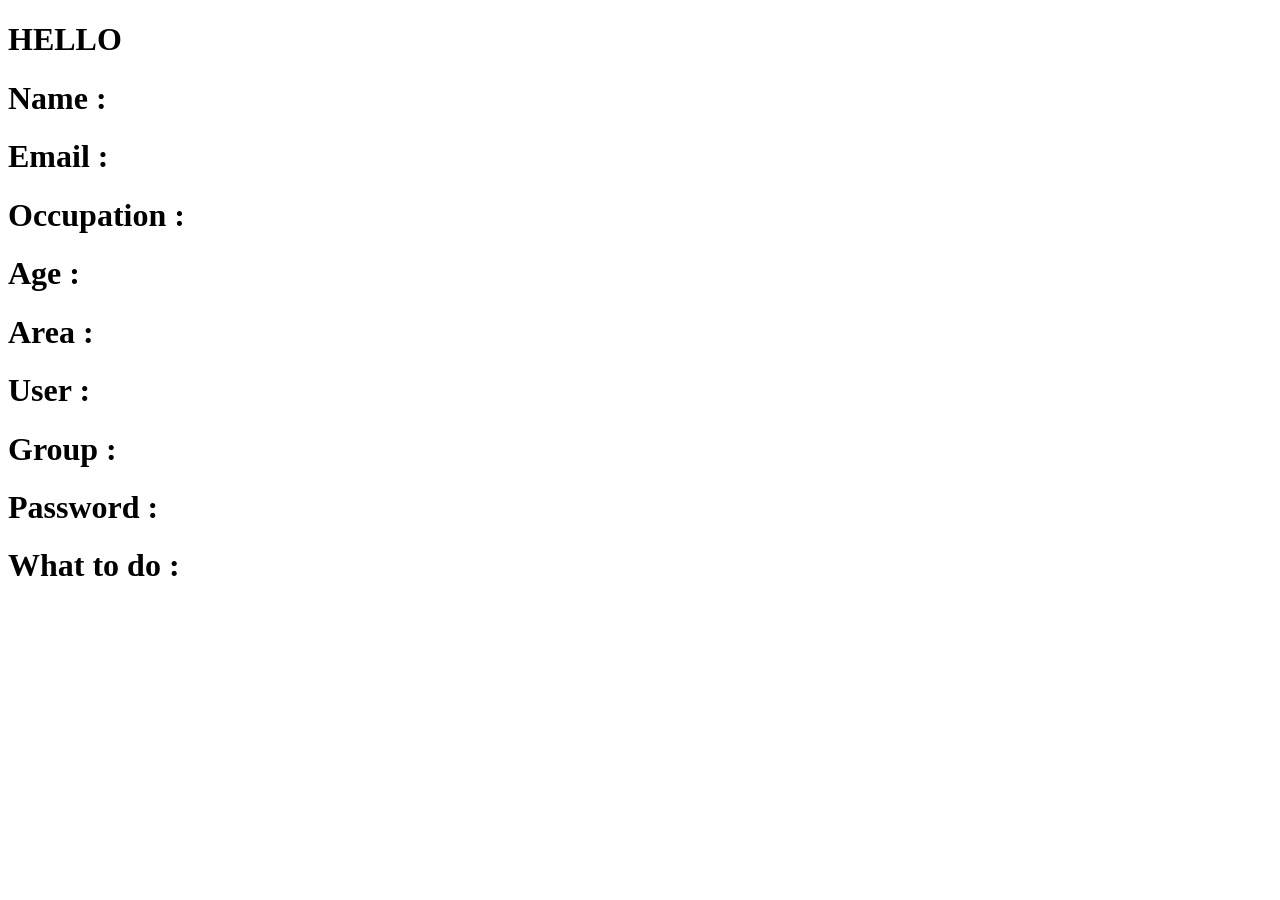
<file: travelz/home.html>
<!DOCTYPE html>
<html lang="en">
<head>
    <meta charset="UTF-8">
    <meta http-equiv="X-UA-Compatible" content="IE=edge">
    <meta name="viewport" content="width=device-width, initial-scale=1.0">
    <title>Document</title>
</head>
<body>
    
        <h1>HELLO</h1>
        <h1>Name : <span id="result"></span></h1>
        <h1>Email : <span id="result-email"> </span>  </h1>
        <h1>Occupation : <span id="result-occupation"></span>  </h1>
        <h1>Age : <span id="result-age"></span>  </h1>
        <h1>Area : <span id="result-area"></span> </h1>
        <h1>User :</h1>
        <h1>Group :</h1>
        <h1>Password : <span id="result-password"></span> </h1>
        <h1>What to do : <span id="result-what"></span> </h1>
    <script>
            var d = localStorage.getItem("myValue");
            var e = localStorage.getItem("myValueEmail");
            var f = localStorage.getItem("myValuePassword");
            var g = localStorage.getItem("myValueOccupation");
            var k = localStorage.getItem("myValueAge");
            var l = localStorage.getItem("myValueWhat");
            var p = localStorage.getItem("myValueArea");
            // var g = localStorage.getItem("myValueOccupation");
            document.getElementById('result').innerHTML = d;
            document.getElementById('result-email').innerHTML = e;
            // document.getElementById('result-occupation').innerHTML = g;
            document.getElementById('result-password').innerHTML = f;
            document.getElementById('result-occupation').innerHTML = g;
            document.getElementById('result-age').innerHTML = k;
            document.getElementById('result-what').innerHTML = l;
            document.getElementById('result-area').innerHTML = p;
            // alert("this is received is " +b);
            var resetValue = null;
            localStorage.setItem("myValue" , resetValue);
            localStorage.setItem("myValueEmail" , resetValue);
            localStorage.setItem("myValuePassword" , resetValue);
            localStorage.setItem("myValueOccupation" , resetValue);
            localStorage.setItem("myValueAge" , resetValue);
            localStorage.setItem("myValueWhat" , resetValue);




        // window.addEventListener('load' , () => {
        //     alert('hello')
        //     const name = localStorage.getItem('username');  
        //     const email = localStorage.getItem('email');  
        //     document.getElementById('result').innerHTML = name;
        //     document.getElementById('result-email').innerHTML = email;
        // })
        // document.getElementById("result").innerHTML = localStorage.getItem("textvalue");
        
        // console.log(result);
    </script>
    
</body>
</html>
</file>
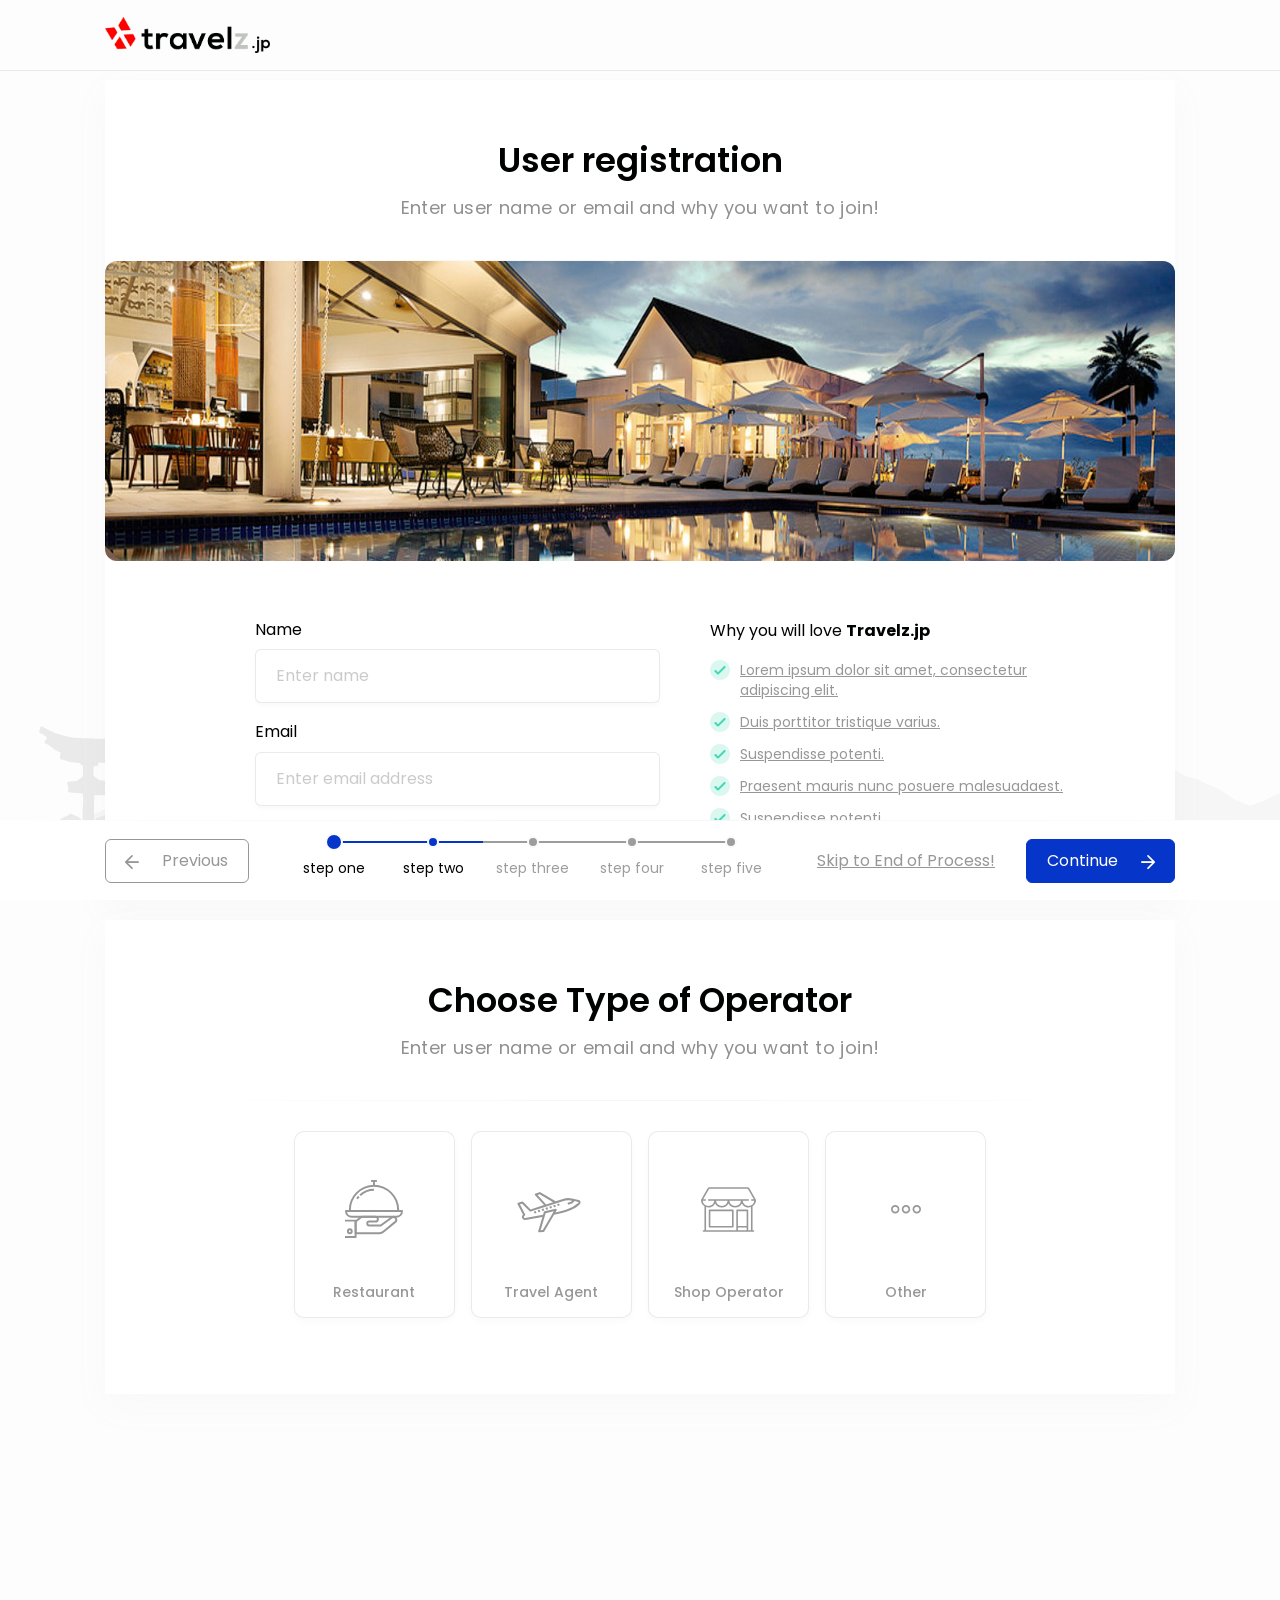
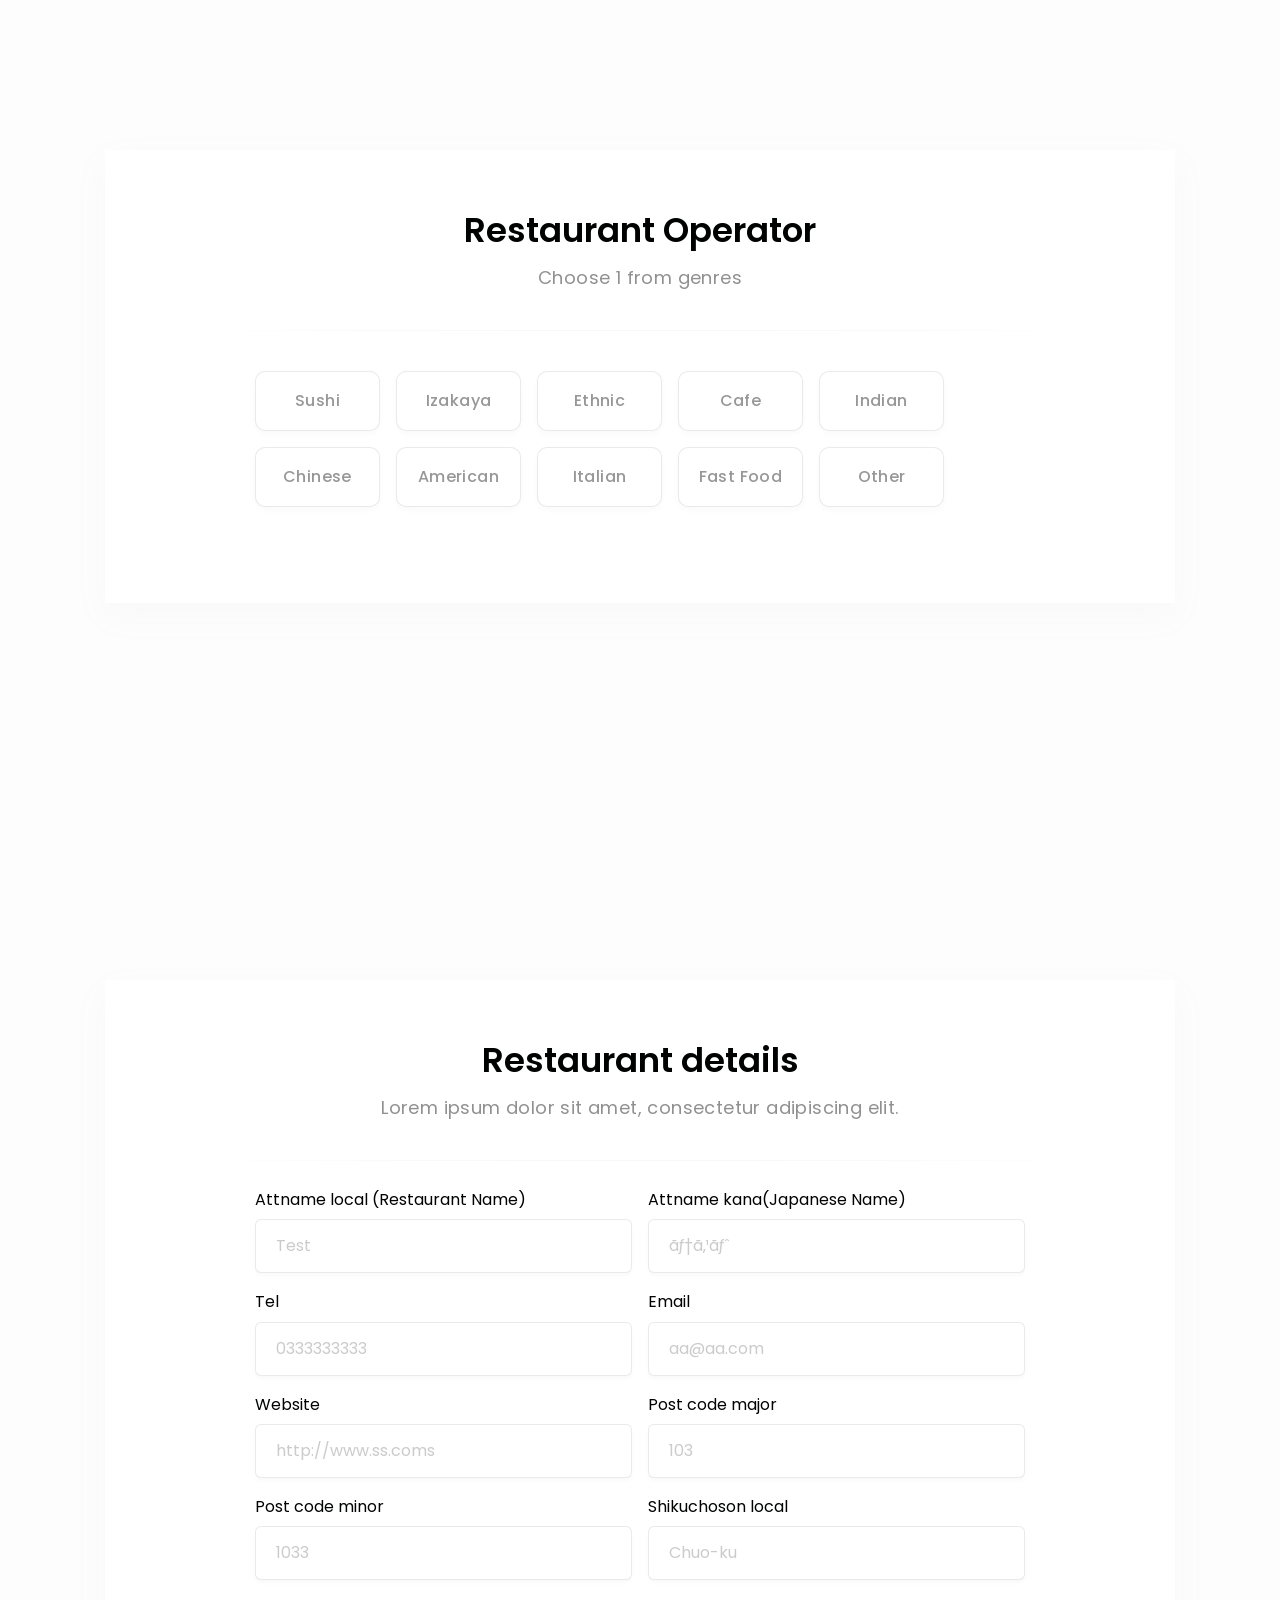
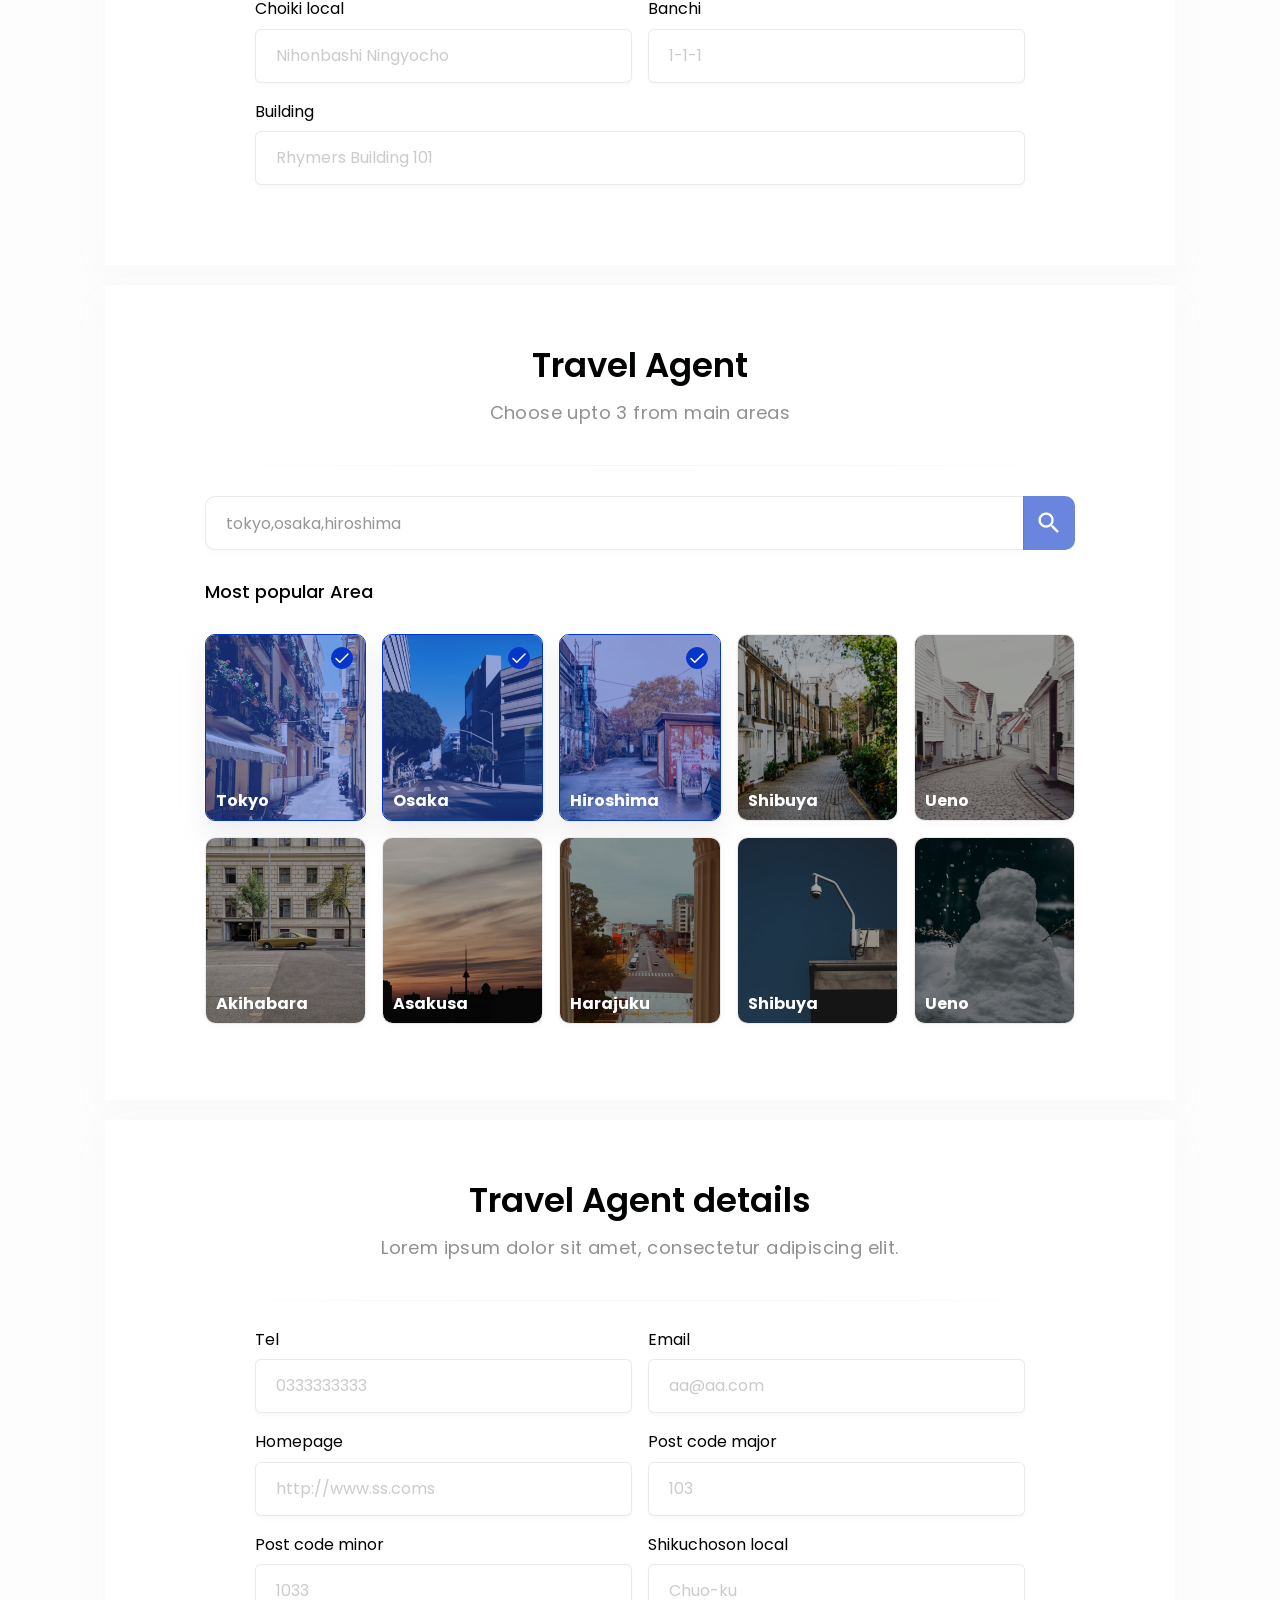
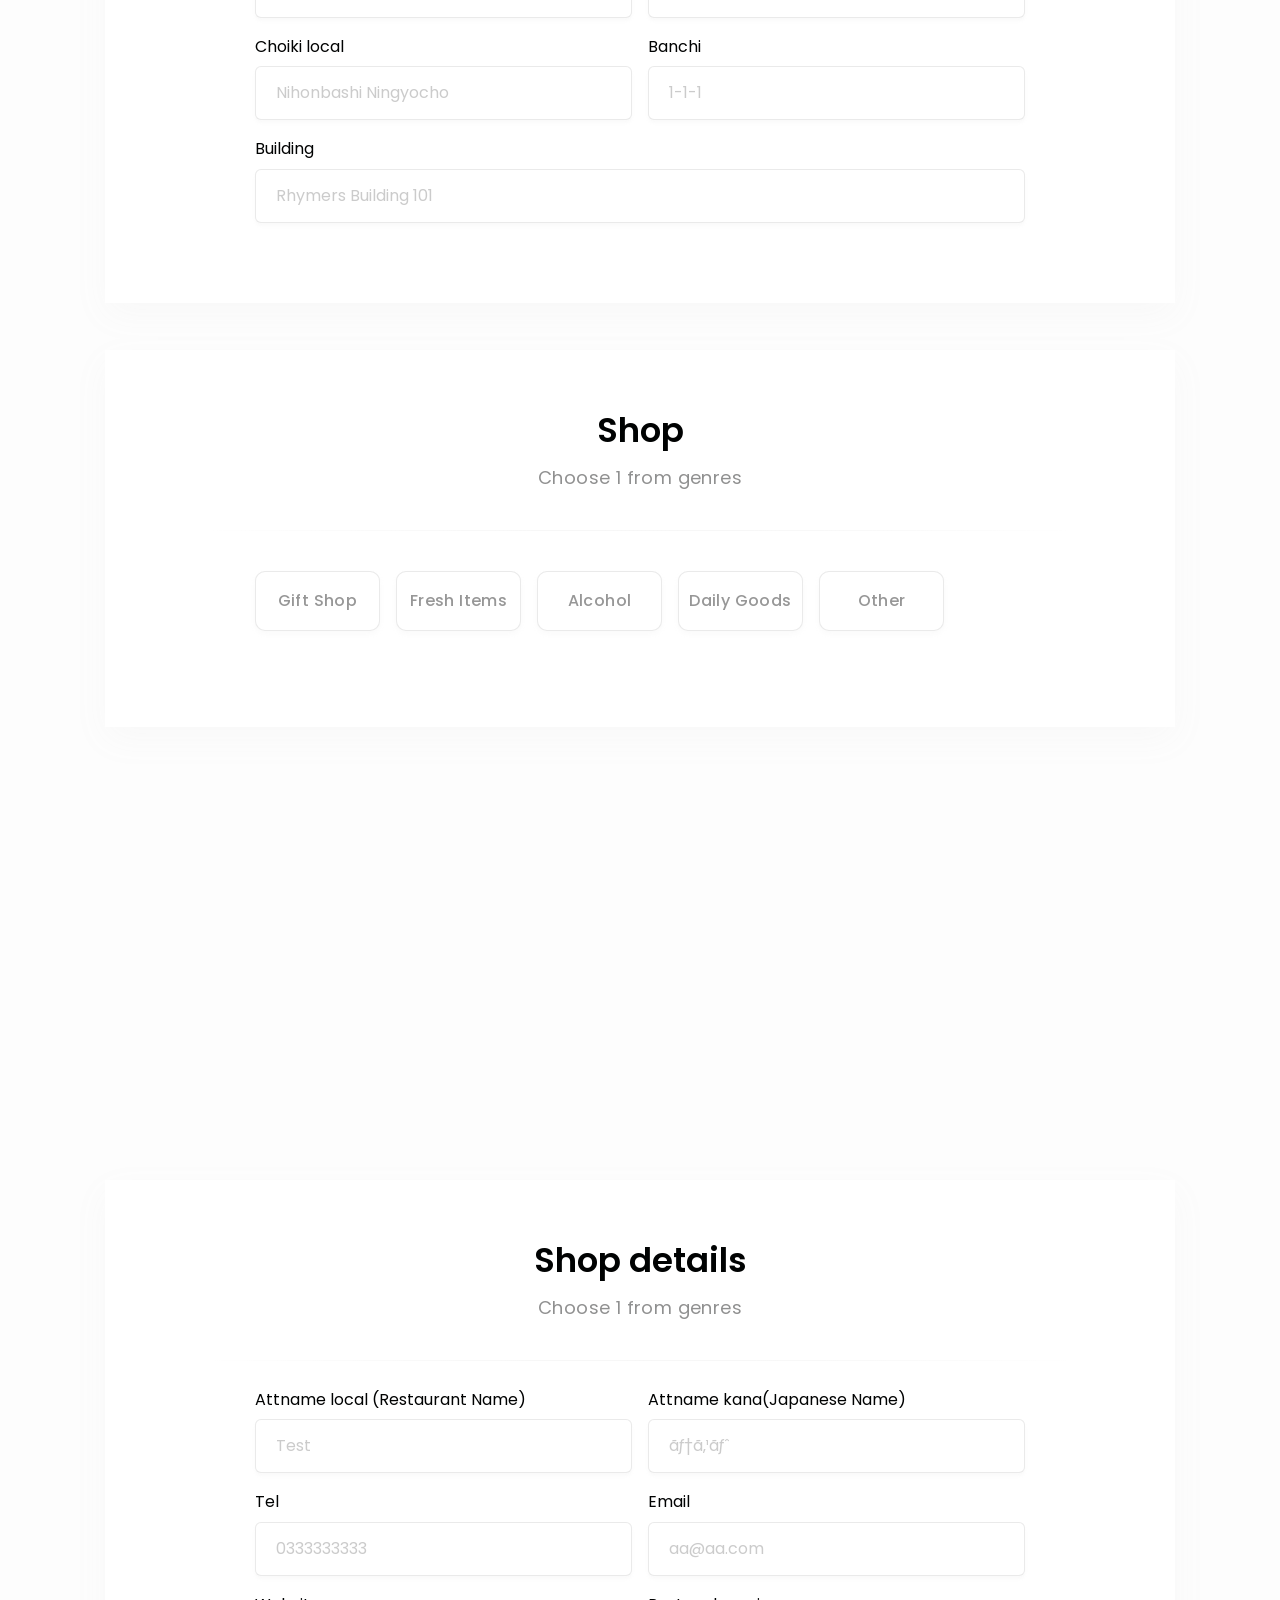
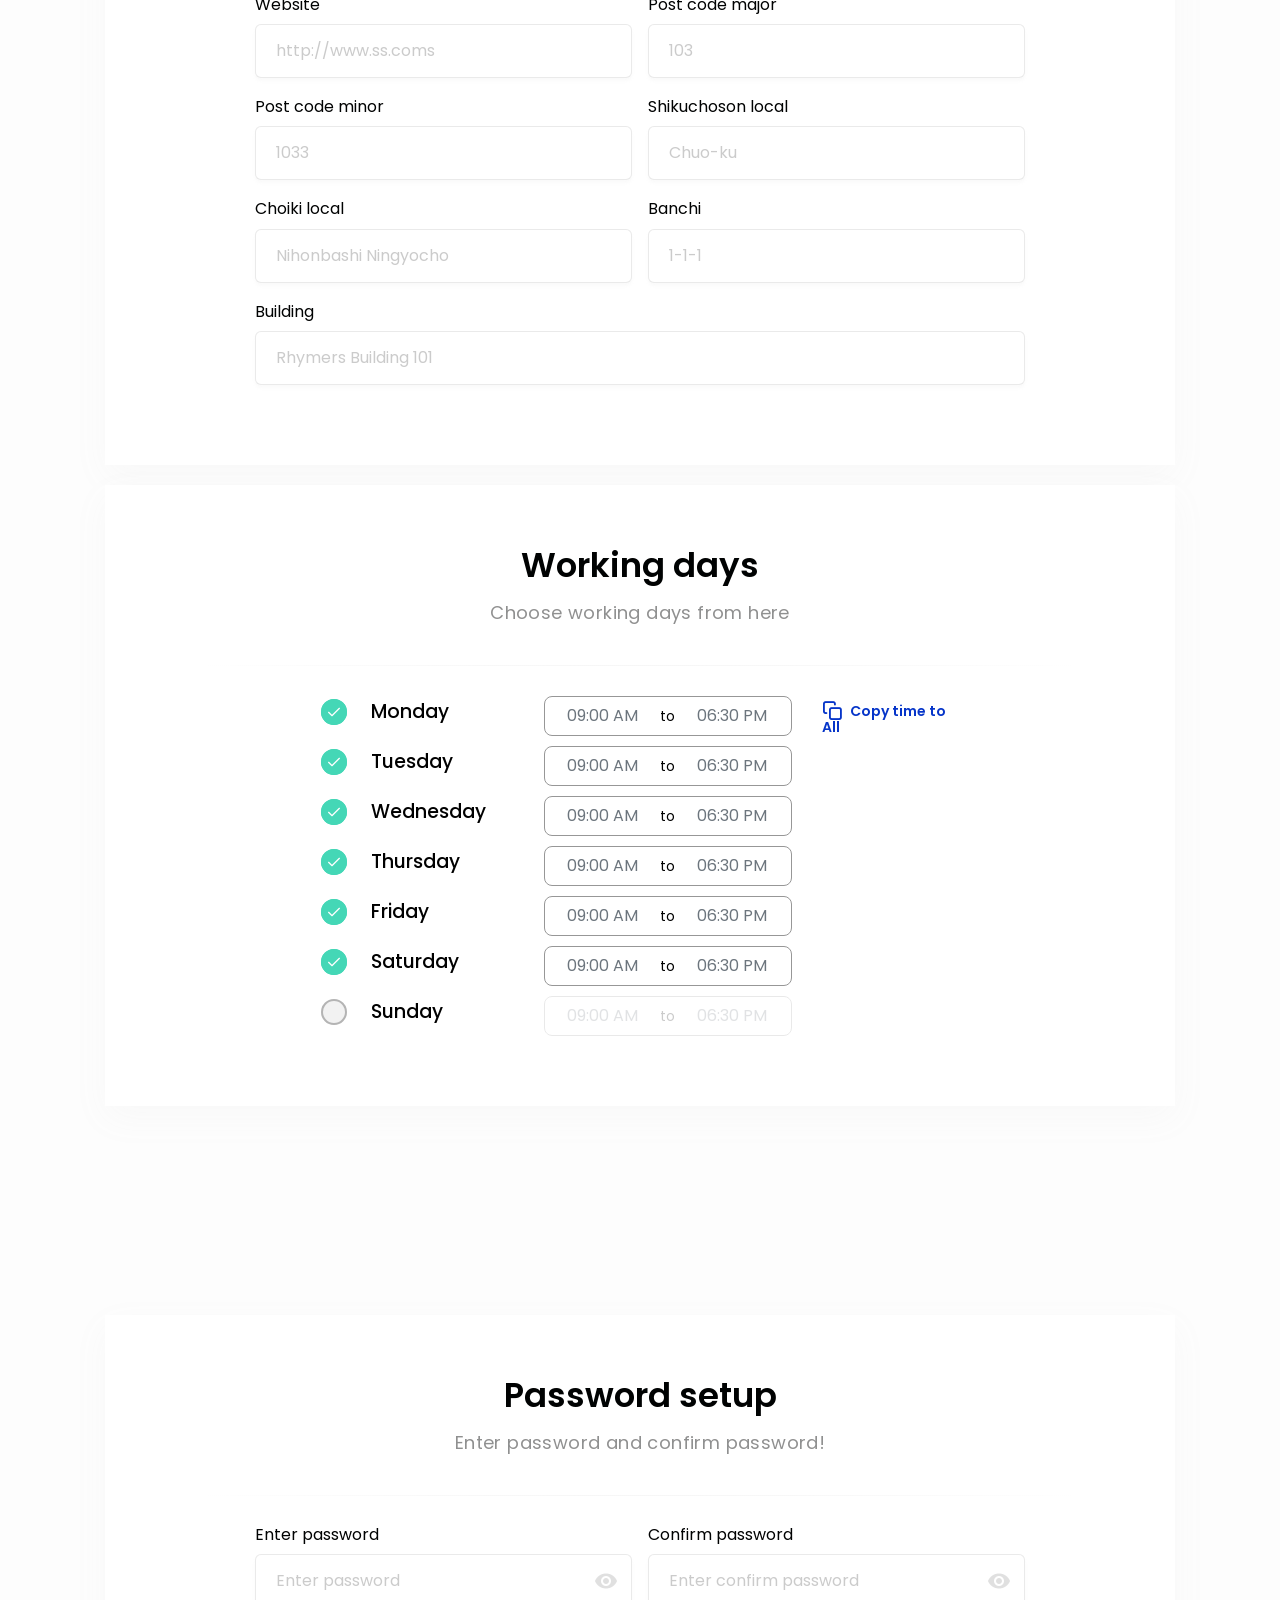
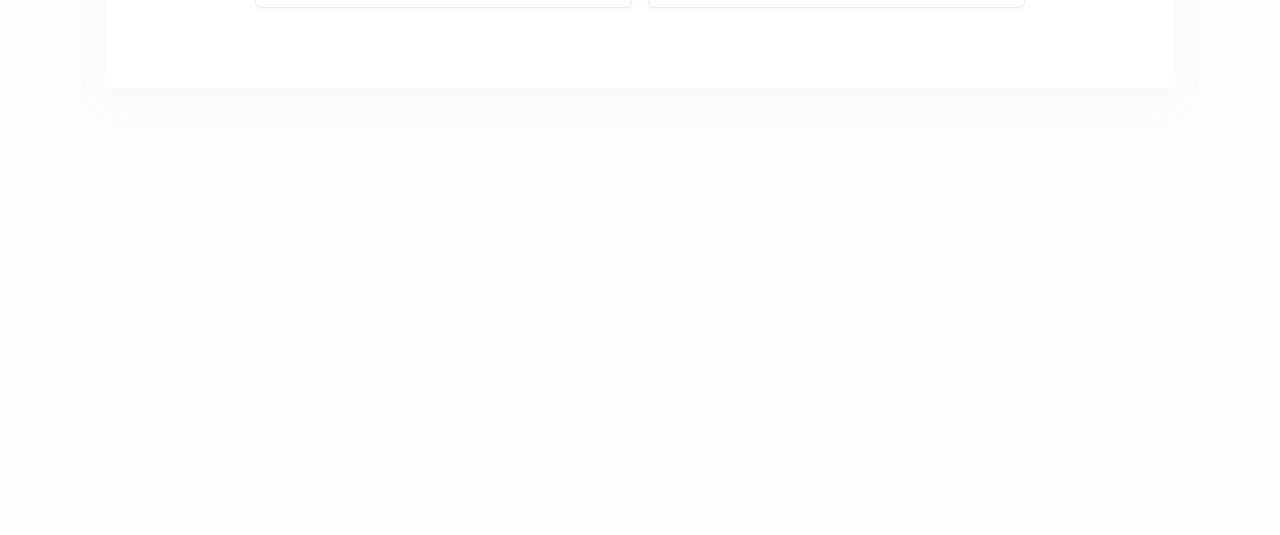
<file: travelz/new-planner.html>
<!DOCTYPE html>
<html lang="en">
<head>
<meta name="description" content="" />
<meta name="author" content="" />
<meta http-equiv="X-UA-Compatible" content="IE=edge" />
<title>New planner | travelz.jp</title>
<meta content='initial-scale=1.0,user-scalable=no,maximum-scale=1,width=device-width' name='viewport' />
<meta name="theme-color" content="#FF0000">
<meta name="msapplication-navbutton-color" content="#FF0000">
<meta name="apple-mobile-web-app-capable" content="yes">
<meta name="apple-mobile-web-app-status-bar-style" content="#FF0000">
<link href='assets/images/favicon.png' rel='shortcut icon'>
<link href="assets/css/style.css" media="all" rel="stylesheet" type="text/css" />
<link href="assets/css/step-timeline.css" media="all" rel="stylesheet" type="text/css" />
<script src="assets/js/modernizr.js"></script>
<!--[if IE]>
<script src="assets/js/html5.js"></script>
<![endif]-->

</head>

<body>

<!-- 
<div class="loader-root">
    <div class="loader-div">
        <img src="assets/images/logo.svg" alt="logo" />
        <div class="loader-div-center">
            
        </div>
    </div>
</div> -->

<div id="wrapper" class="wrapper home-wrapper">

	<header>
        <div class="header-div clearfix" >
            <div class="inner-top-header-div clearfix">
                <div class="container">
                    <div class="row">
                        <div class="col-lg-12 col-md-12">
                            <div class="header-container">

                                <div class="logo-div">
                                    <a class="logo_link clearfix" href="index.html">
                                        <img src="assets/images/logo.png" data-logo-loader class="img-fluid logo_img main-logo" alt="logo" />
                                    </a>
                                </div>

                            </div>
                        </div>
                    </div>
                </div>
            </div>	
        </div><!--  End of header with navigation div  -->
    </header>
	
    <div class="main-middle-area">

        <section class="common-section planner-section">
            <div class="background-image-full"></div>

            <div class="common-div user-registration-div">
                <div class="container">
                    <div class="row">
    
                        <div class="col-lg-12 col-md-12">        
    
                            <div class="common-card-div">
                               
                                <div class="heading-top-row">
                                    <div class="heading-div"> 
                                        <h2>User registration</h2>
                                        <p>Enter user name or email and why you want to join!</p>
                                    </div>
                                </div>

                                <div class="banner-registration">
                                    
                                </div>

                                <div class="main-body-div main-body-div2 pr-80">

                                    <div class="login-div">
                                        <div class="row">
                                            <div class="col-lg-6 col-md-6">
                                                <div class="form-div">
                                                    <div class="form-group">
                                                        <label for="">Name</label>
                                                        <input type="text" class="form-control" placeholder="Enter name" />
                                                    </div>
                                                    <div class="form-group">
                                                        <label for="">Email</label>
                                                        <input type="email" class="form-control" placeholder="Enter email address" />
                                                        <span class="help-error font-italic display-none">
                                                            <span class="text-underline font-500">Email ID</span> is already exist
                                                        </span>
                                                    </div>
                                                </div>
                                          
                                            </div>
                                            <div class="col-lg-6 col-md-6">
                                                <div class="description-div">
                                                    <h4>Why you will love <span class="text-bold">Travelz.jp</span></h4>
                                                    <div class="list-info-div">
                                                        <ul>
                                                            <li><a href="#">Lorem ipsum dolor sit amet, consectetur adipiscing elit.</a></li>
                                                            <li><a href="#">Duis porttitor tristique varius. </a></li>
                                                            <li><a href="#">Suspendisse potenti.</a></li>
                                                            <li><a href="#">Praesent mauris nunc posuere malesuadaest.</a></li>
                                                            <li><a href="#">Suspendisse potenti. </a></li>
                                                        </ul>
                                                    </div>
                                                </div>
                                            </div>
                                        </div>
                                    </div>

                                </div>

                                <!-- <div class="footer-bottom-row">
                                    <div class="button-row justify-content-end">
                                        <div class="btn-left-side display-none"> 
                                            <button class="btn btn-outline-primary btn-common btn-previous">
                                                <i class="fe fe-arrow-left fe-icon"></i>
                                                <span class="text-span">Previous</span>
                                            </button>
                                        </div>
                                        <div class="btn-right-side"> 
                                            <button class="btn btn-primary btn-common btn-continue">
                                                <span class="text-span">Continue</span>
                                                <i class="fe fe-arrow-right fe-icon"></i>
                                            </button>
                                        </div>    
                                    </div>
                                </div> -->
                                
                        

                                   <!-- bottom timline bar -->
                                <div class="footer-bottom-row">
                                    <div class="container">
                                        <div class="row-custom">
                                                <div class="col-left">
                                                    <button class="btn btn-outline-primary btn-common btn-previous">
                                                        <i class="fe fe-arrow-left fe-icon"></i>
                                                        <span class="text-span">Previous</span>
                                                    </button>
                                                    <div class="step-timeline">
                                                        <div class="container">
                                                            <div class="row justify-content-center">
                                                                <div class="col-lg-12 col-md-12">
                                                                    <ul>
                                                                        <li class="done">
                                                                            <p>
                                                                                <span>step one</span>
                                                                            </p>
                                                                        </li>
                                                                        <li class="active">
                                                                            <p>
                                                                                <span>step two</span>
                                                                            </p>
                                                                        </li>
                                                                        <li class="">
                                                                            <p>
                                                                                <span>step three</span>
                                                                            </p>
                                                                        </li>
                                                                        <li class="">
                                                                            <p>
                                                                                <span>step four</span>
                                                                            </p>
                                                                        </li>
                                                                        <li class="">
                                                                            <p>
                                                                                <span>step five</span>
                                                                            </p>
                                                                        </li>
                                                                      </ul>
                                                                </div>
                                                            </div>
                                                        </div>
                                                    
                                                    </div>
                                                </div>

                                                <div class="col-right">
                                                    <a href="#" class="btn btn-link btn-skip mr-30">Skip <span class="remove-mobile">to End of </span>Process!</a>

                                                    <button class="btn btn-primary btn-common btn-continue">
                                                        <span class="text-span">Continue</span>
                                                        <i class="fe fe-arrow-right fe-icon"></i>
                                                    </button>

                                                </div>

                                        </div> 
                                    </div>                                      
                                </div>

                                   <!-- bottom timline bar end -->

                                    <!--  -->
                                    <!-- old footer  -->
                                    <!--  -->

                                <!-- <div class="footer-bottom-row ">
                                    <div class="container">
                                        <div class="row mr-minus-8">
                                            <div class="col-lg-12 plr-8">
                                                <div class="button-row ">
                                                    <div class="btn-left-side justify-content-between"> 
                                                        <button class="btn btn-outline-primary btn-common btn-previous">
                                                            <i class="fe fe-arrow-left fe-icon"></i>
                                                            <span class="text-span">Previous</span>
                                                        </button>
                                                        <a href="#" class="btn btn-link btn-skip mr-30">Skip <span class="remove-mobile">to End of </span>Process!</a>
                                                    </div>
                                                    <div class="btn-right-side mt-0"> 
                                                        <button class="btn btn-primary btn-common btn-continue">
                                                            <span class="text-span">Continue</span>
                                                            <i class="fe fe-arrow-right fe-icon"></i>
                                                        </button>
                                                    </div>    
                                                </div>
                                            </div>
                                        </div>
                                    </div>
                                </div> -->

                            </div>
    
                        </div>  
                        
                    </div>        
                </div>
            </div> <!-- End of User registration -->
 
            <div class="common-div operator-div">
                <div class="container">
                    <div class="row">
    
                        <div class="col-lg-12 col-md-12">        
    
                            <div class="common-card-div">
                                
                                <div class="heading-top-row">
                                    <div class="heading-div"> 
                                        <h2>Choose Type of Operator</h2>
                                        <p>Enter user name or email and why you want to join!</p>
                                    </div>
                                </div>

                                

                                <div class="main-body-div">

                                    <div class="select-img-root">
                                        <div class="row get-row justify-content-lg-center mr-minus-8">
                                            <div class="col-lg-3 col-md-3 grid-20 plr-8">
                                                <div class="radio-card-box occupation-card-box">
                                                    <label for="opt-radio01" class="label-box">
                                                        <div class="icon-img-thumb">
                                                            <i class="custom-icon restaurant-icon"></i>
                                                        </div>
                                                        <div class="title-row">
                                                            <p>Restaurant</p>
                                                        </div>
                                                    </label>
                                                    <input type="radio" class="form-radio form-radio-occupation" id="opt-radio01" name="occupation-select" />
                                                </div>
                                            </div>
                                            <div class="col-lg-3 col-md-3 grid-20 plr-8">
                                                <div class="radio-card-box occupation-card-box">
                                                    <label for="opt-radio02" class="label-box">
                                                        <div class="icon-img-thumb">
                                                            <i class="custom-icon travel-icon"></i>
                                                        </div>
                                                        <div class="title-row">
                                                            <p>Travel Agent</p>
                                                        </div>
                                                    </label>
                                                    <input type="radio" class="form-radio form-radio-occupation" id="opt-radio02" name="occupation-select" />
                                                </div>
                                            </div>
                                            <div class="col-lg-3 col-md-3 grid-20 plr-8">
                                                <div class="radio-card-box occupation-card-box">
                                                    <label for="opt-radio03" class="label-box">
                                                        <div class="icon-img-thumb">
                                                            <i class="custom-icon shop-icon"></i>
                                                        </div>
                                                        <div class="title-row">
                                                            <p>Shop Operator</p>
                                                        </div>
                                                    </label>
                                                    <input type="radio" class="form-radio form-radio-occupation" id="opt-radio03" name="occupation-select" />
                                                </div>
                                            </div>
      
                                            <div class="col-lg-3 col-md-3 grid-20 plr-8">
                                                <div class="radio-card-box occupation-card-box">
                                                    <label for="opt-radio05" class="label-box">
                                                        <div class="icon-img-thumb">
                                                            <i class="custom-icon other-icon"></i>
                                                        </div>
                                                        <div class="title-row">
                                                            <p>Other</p>
                                                        </div>
                                                    </label>
                                                    <input type="radio" class="form-radio form-radio-occupation" id="opt-radio05" name="occupation-select" />
                                                </div>
                                            </div>
                                        </div>
                                    </div>

                                </div>

                                <!-- <div class="footer-bottom-row">
                                    <div class="button-row">
                                        <div class="btn-left-side justify-content-between"> 
                                            <button class="btn btn-outline-primary btn-common btn-previous">
                                                <i class="fe fe-arrow-left fe-icon"></i>
                                                <span class="text-span">Previous</span>
                                            </button>
                                            <a href="#" class="btn btn-link btn-skip mr-30">Skip <span class="remove-mobile">to End of </span>Process!</a>
                                        </div>
                                        <div class="btn-right-side"> 
                                            <button class="btn btn-primary btn-common btn-continue">
                                                <span class="text-span">Continue</span>
                                                <i class="fe fe-arrow-right fe-icon"></i>
                                            </button>
                                        </div>    
                                    </div>
                                </div> -->

                            </div>
                            
                        </div>  
                        
                    </div>        
                </div>
            </div> <!-- End of occupation -->

            <div class="common-div reestaurant-group-div">
                <div class="container">
                    <div class="row">
    
                        <div class="col-lg-12 col-md-12">        
    
                            <div class="common-card-div">
                                
                                <div class="heading-top-row">
                                    <div class="heading-div"> 
                                        <h2>Restaurant Operator</h2>
                                        <p>Choose 1 from genres</p>
                                    </div>
                                </div>

                                <div class="main-body-div main-body-div2">

                                    <div class="select-img-root select-label-root">
                                        <div class="row get-row mr-minus-8">
                                            <div class="col-lg-2 col-md-2 grid-125 plr-8">
                                                <div class="radio-card-box age-group-card-box">
                                                    <label for="opt-age-group01" class="label-box">
                                                        <div class="title-row">
                                                            <p>Sushi</p>
                                                        </div>
                                                    </label>
                                                    <input type="radio" class="form-radio form-radio-age-group" id="opt-age-group01" name="age-group-select" />
                                                </div>
                                            </div>
                                            <div class="col-lg-2 col-md-2 grid-125 plr-8">
                                                <div class="radio-card-box age-group-card-box">
                                                    <label for="opt-age-group02" class="label-box">
                                                        <div class="title-row">
                                                            <p>Izakaya</p>
                                                        </div>
                                                    </label>
                                                    <input type="radio" class="form-radio form-radio-age-group" id="opt-age-group02" name="age-group-select" />
                                                </div>
                                            </div>
                                            <div class="col-lg-2 col-md-2 grid-125 plr-8">
                                                <div class="radio-card-box age-group-card-box">
                                                    <label for="opt-age-group03" class="label-box">
                                                        <div class="title-row">
                                                            <p>Ethnic</p>
                                                        </div>
                                                    </label>
                                                    <input type="radio" class="form-radio form-radio-age-group" id="opt-age-group03" name="age-group-select" />
                                                </div>
                                            </div>
                                            <div class="col-lg-2 col-md-2 grid-125 plr-8">
                                                <div class="radio-card-box age-group-card-box">
                                                    <label for="opt-age-group04" class="label-box">
                                                        <div class="title-row">
                                                            <p>Cafe</p>
                                                        </div>
                                                    </label>
                                                    <input type="radio" class="form-radio form-radio-age-group" id="opt-age-group04" name="age-group-select" />
                                                </div>
                                            </div>
                                            <div class="col-lg-2 col-md-2 grid-125 plr-8">
                                                <div class="radio-card-box age-group-card-box">
                                                    <label for="opt-age-group05" class="label-box">
                                                        <div class="title-row">
                                                            <p>Indian</p>
                                                        </div>
                                                    </label>
                                                    <input type="radio" class="form-radio form-radio-age-group" id="opt-age-group05" name="age-group-select" />
                                                </div>
                                            </div>
                                            <div class="col-lg-2 col-md-2 grid-125 plr-8">
                                                <div class="radio-card-box age-group-card-box">
                                                    <label for="opt-age-group06" class="label-box">
                                                        <div class="title-row">
                                                            <p>Chinese</p>
                                                        </div>
                                                    </label>
                                                    <input type="radio" class="form-radio form-radio-age-group" id="opt-age-group06" name="age-group-select" />
                                                </div>
                                            </div>

                                            <div class="col-lg-2 col-md-2 grid-125 plr-8">
                                                <div class="radio-card-box age-group-card-box">
                                                    <label for="opt-age-group07" class="label-box">
                                                        <div class="title-row">
                                                            <p>American</p>
                                                        </div>
                                                    </label>
                                                    <input type="radio" class="form-radio form-radio-age-group" id="opt-age-group07" name="age-group-select" />
                                                </div>
                                            </div>

                                            <div class="col-lg-2 col-md-2 grid-125 plr-8">
                                                <div class="radio-card-box age-group-card-box">
                                                    <label for="opt-age-group08" class="label-box">
                                                        <div class="title-row">
                                                            <p>Italian</p>
                                                        </div>
                                                    </label>
                                                    <input type="radio" class="form-radio form-radio-age-group" id="opt-age-group08" name="age-group-select" />
                                                </div>
                                            </div>
                                            <div class="col-lg-2 col-md-2 grid-125 plr-8">
                                                <div class="radio-card-box age-group-card-box">
                                                    <label for="opt-age-group09" class="label-box">
                                                        <div class="title-row">
                                                            <p>Fast Food</p>
                                                        </div>
                                                    </label>
                                                    <input type="radio" class="form-radio form-radio-age-group" id="opt-age-group09" name="age-group-select" />
                                                </div>
                                            </div>

                                            <div class="col-lg-2 col-md-2 grid-125 plr-8">
                                                <div class="radio-card-box age-group-card-box">
                                                    <label for="opt-age-group010" class="label-box">
                                                        <div class="title-row">
                                                            <p>Other</p>
                                                        </div>
                                                    </label>
                                                    <input type="radio" class="form-radio form-radio-age-group" id="opt-age-group010" name="age-group-select" />
                                                </div>
                                            </div>
                                        </div>
                                    
                                        
                                    </div>

                                </div>

                                <!-- <div class="footer-bottom-row">
                                    <div class="button-row">
                                        <div class="btn-left-side justify-content-between"> 
                                            <button class="btn btn-outline-primary btn-common btn-previous">
                                                <i class="fe fe-arrow-left fe-icon"></i>
                                                <span class="text-span">Previous</span>
                                            </button>
                                            <a href="#" class="btn btn-link btn-skip mr-30">Skip <span class="remove-mobile">to End of </span>Process!</a>
                                        </div>
                                        <div class="btn-right-side"> 
                                            <button class="btn btn-primary btn-common btn-continue">
                                                <span class="text-span">Continue</span>
                                                <i class="fe fe-arrow-right fe-icon"></i>
                                            </button>
                                        </div>    
                                    </div>
                                </div> -->

                            </div>
                            
                        </div>  
                        
                    </div>        
                </div>
            </div> <!-- End of age-group-div -->


            <div class="common-div restaurant-div-form">
                <div class="container">
                    <div class="row">
    
                        <div class="col-lg-12 col-md-12">        
    
                            <div class="common-card-div">
                                
                                <div class="heading-top-row">
                                    <div class="heading-div"> 
                                        <h2>Restaurant details</h2>
                                        <p>Lorem ipsum dolor sit amet, consectetur adipiscing elit. </p>
                                    </div>
                                </div>

                                <div class="main-body-div main-body-div2">

                                    <div class="login-div">
                                        <div class="row mr-minus-8">
                                            <div class="col-lg-6 col-md-6 plr-8">
                                                <div class="form-div">
                                                    <div class="form-group">
                                                        <label for="">Attname local (Restaurant Name)</label>
                                                        <input type="text" class="form-control" placeholder="Test">
                                                    </div>
                                                </div>
                                            </div>
                                            <div class="col-lg-6 col-md-6 plr-8">
                                                <div class="form-div">
                                                    <div class="form-group">
                                                        <label for="">Attname kana(Japanese Name)</label>
                                                        <input type="text" class="form-control" placeholder="テスト">
                                                    </div>
                                                </div>
                                            </div>
                                            <div class="col-lg-6 col-md-6 plr-8">
                                                <div class="form-div">
                                                    <div class="form-group">
                                                        <label for="">Tel</label>
                                                        <input type="text" class="form-control" placeholder="0333333333">
                                                    </div>
                                                </div>
                                            </div>
                                            <div class="col-lg-6 col-md-6 plr-8">
                                                <div class="form-div">
                                                    <div class="form-group">
                                                        <label for="">Email</label>
                                                        <input type="text" class="form-control" placeholder="aa@aa.com">
                                                    </div>
                                                </div>
                                            </div>

                                            <div class="col-lg-6 col-md-6 plr-8">
                                                <div class="form-div">
                                                    <div class="form-group">
                                                        <label for="">Website</label>
                                                        <input type="text" class="form-control" placeholder="http://www.ss.coms">
                                                    </div>
                                                </div>
                                            </div>
                                            <div class="col-lg-6 col-md-6 plr-8">
                                                <div class="form-div">
                                                    <div class="form-group">
                                                        <label for="">Post code major</label>
                                                        <input type="text" class="form-control" placeholder="103">
                                                    </div>
                                                </div>
                                            </div>

                                            <div class="col-lg-6 col-md-6 plr-8">
                                                <div class="form-div">
                                                    <div class="form-group">
                                                        <label for="">Post code minor</label>
                                                        <input type="text" class="form-control" placeholder="1033">
                                                    </div>
                                                </div>
                                            </div>
                                            <div class="col-lg-6 col-md-6 plr-8">
                                                <div class="form-div">
                                                    <div class="form-group">
                                                        <label for="">Shikuchoson local</label>
                                                        <input type="text" class="form-control" placeholder="Chuo-ku">
                                                    </div>
                                                </div>
                                            </div>

                                            <div class="col-lg-6 col-md-6 plr-8">
                                                <div class="form-div">
                                                    <div class="form-group">
                                                        <label for="">Choiki local</label> 
                                                        <input type="text" class="form-control" placeholder="Nihonbashi Ningyocho">
                                                    </div>
                                                </div>
                                            </div>
                                            <div class="col-lg-6 col-md-6 plr-8">
                                                <div class="form-div">
                                                    <div class="form-group">
                                                        <label for="">Banchi</label>
                                                        <input type="text" class="form-control" placeholder="1-1-1">
                                                    </div>
                                                </div>
                                            </div>

                                            <div class="col-lg-12 col-md-12 plr-8">
                                                <div class="form-div">
                                                    <div class="form-group">
                                                        <label for="">Building</label>
                                                        <input type="text" class="form-control" placeholder="Rhymers Building 101">
                                                    </div>
                                                </div>
                                            </div>

                                        </div>
                                    </div>

                                </div>

                                <!-- <div class="footer-bottom-row">
                                    <div class="button-row button-row02 justify-content-end">
                                        <div class="btn-left-side"> 
                                            <button class="btn btn-outline-primary btn-common btn-previous">
                                                <i class="fe fe-arrow-left fe-icon"></i>
                                                <span class="text-span">Previous</span>
                                            </button>
                                        </div>
                                        <div class="btn-right-side"> 
                                            <button class="btn btn-primary btn-common btn-continue">
                                                <span class="text-span">Submit</span>
                                                <i class="fe fe-arrow-right fe-icon"></i>
                                            </button>
                                        </div>    
                                    </div>
                                </div> -->

                            </div>
    
                        </div>  
                        
                    </div>        
                </div>
            </div> <!-- End of Password -->



            <div class="common-div tarve-areas-div">
                <div class="container">
                    <div class="row">
    
                        <div class="col-lg-12 col-md-12">        
    
                            <div class="common-card-div">
                                
                                <div class="heading-top-row">
                                    <div class="heading-div"> 
                                        <h2>Travel Agent</h2>
                                        <p>Choose upto 3 from main areas</p>
                                    </div>
                                </div>

                                <div class="main-body-div">
                                    
                                    <div class="search-box-root">
                                        <div class="row get-row mr-minus-8">
                                            <div class="col-lg-12 col-md-12 plr-8">
                                                <div class="input-group input-group-30">
                                                    <input type="text" class="form-control" placeholder="tokyo,osaka,hiroshima" />
                                                    <div class="input-group-append">
                                                        <button class="btn btn-success btn-search"><i class="material-icons search-icons"> search </i></button>
                                                    </div>
                                                </div>
                                            </div>
                                        </div>
                                    </div>        

                                    <div class="select-img-root most-img-root">
                                        <div class="row get-row mr-minus-8">
                                            <div class="col-lg-12 col-md-12 plr-8">
                                                <div class="heading-h4"><h4>Most popular Area</h4></div>
                                            </div>
                                        </div>
                                        <div class="row get-row mr-minus-8">

                                            <div class="col-lg-3 col-md-3 grid-20 plr-8">
                                                <div class="img-checkbox-card-box area-card-box selected">
                                                    <label for="select-area-option01" class="label-box">
                                                        <div class="check-box-position">
                                                            <button class="checkbox-round-div">
                                                                <i class="fe fe-check fe-custom"></i>
                                                            </button>
                                                        </div>
                                                        <div class="img-banner">
                                                            <img src="assets/images/areas/areas-01.jpg" class="img-fluid img-responsive" alt="area" />
                                                        </div>
                                                        <div class="check-title-row">
                                                            <h4>Tokyo</h4>
                                                        </div>
                                                    </label>
                                                    <input type="checkbox" class="form-checkbox form-checkbox-areas" id="select-area-option01"  />
                                                </div>
                                            </div>

                                            <div class="col-lg-3 col-md-3 grid-20 plr-8">
                                                <div class="img-checkbox-card-box area-card-box selected">
                                                    <label for="select-area-option02" class="label-box">
                                                        <div class="check-box-position">
                                                            <button class="checkbox-round-div">
                                                                <i class="fe fe-check fe-custom"></i>
                                                            </button>
                                                        </div>
                                                        <div class="img-banner">
                                                            <img src="assets/images/areas/areas-02.jpg" class="img-fluid img-responsive" alt="area" />
                                                        </div>
                                                        <div class="check-title-row">
                                                            <h4>Osaka</h4>
                                                        </div>
                                                    </label>
                                                    <input type="checkbox" class="form-checkbox form-checkbox-areas" id="select-area-option02"  />
                                                </div>
                                            </div>

                                            <div class="col-lg-3 col-md-3 grid-20 plr-8">
                                                <div class="img-checkbox-card-box area-card-box selected">
                                                    <label for="select-area-option03" class="label-box">
                                                        <div class="check-box-position">
                                                            <button class="checkbox-round-div">
                                                                <i class="fe fe-check fe-custom"></i>
                                                            </button>
                                                        </div>
                                                        <div class="img-banner">
                                                            <img src="assets/images/areas/areas-03.jpg" class="img-fluid img-responsive" alt="area" />
                                                        </div>
                                                        <div class="check-title-row">
                                                            <h4>Hiroshima</h4>
                                                        </div>
                                                    </label>
                                                    <input type="checkbox" class="form-checkbox form-checkbox-areas" id="select-area-option03" />
                                                </div>
                                            </div>

                                            <div class="col-lg-3 col-md-3 grid-20 plr-8">
                                                <div class="img-checkbox-card-box area-card-box">
                                                    <label for="select-area-option04" class="label-box">
                                                        <div class="check-box-position">
                                                            <button class="checkbox-round-div">
                                                                <i class="fe fe-check fe-custom"></i>
                                                            </button>
                                                        </div>
                                                        <div class="img-banner">
                                                            <img src="assets/images/areas/areas-04.jpg" class="img-fluid img-responsive" alt="area" />
                                                        </div>
                                                        <div class="check-title-row">
                                                            <h4>Shibuya</h4>
                                                        </div>
                                                    </label>
                                                    <input type="checkbox" class="form-checkbox form-checkbox-areas" id="select-area-option04" />
                                                </div>
                                            </div>

                                            <div class="col-lg-3 col-md-3 grid-20 plr-8">
                                                <div class="img-checkbox-card-box area-card-box">
                                                    <label for="select-area-option05" class="label-box">
                                                        <div class="check-box-position">
                                                            <button class="checkbox-round-div">
                                                                <i class="fe fe-check fe-custom"></i>
                                                            </button>
                                                        </div>
                                                        <div class="img-banner">
                                                            <img src="assets/images/areas/areas-05.jpg" class="img-fluid img-responsive" alt="area" />
                                                        </div>
                                                        <div class="check-title-row">
                                                            <h4>Ueno</h4>
                                                        </div>
                                                    </label>
                                                    <input type="checkbox" class="form-checkbox form-checkbox-areas" id="select-area-option05" />
                                                </div>
                                            </div>

                                            <div class="col-lg-3 col-md-3 grid-20 plr-8">
                                                <div class="img-checkbox-card-box area-card-box">
                                                    <label for="select-area-option06" class="label-box">
                                                        <div class="check-box-position">
                                                            <button class="checkbox-round-div">
                                                                <i class="fe fe-check fe-custom"></i>
                                                            </button>
                                                        </div>
                                                        <div class="img-banner">
                                                            <img src="assets/images/areas/areas-06.jpg" class="img-fluid img-responsive" alt="area" />
                                                        </div>
                                                        <div class="check-title-row">
                                                            <h4>Akihabara</h4>
                                                        </div>
                                                    </label>
                                                    <input type="checkbox" class="form-checkbox form-checkbox-areas" id="select-area-option06" />
                                                </div>
                                            </div>

                                            <div class="col-lg-3 col-md-3 grid-20 plr-8">
                                                <div class="img-checkbox-card-box area-card-box">
                                                    <label for="select-area-option07" class="label-box">
                                                        <div class="check-box-position">
                                                            <button class="checkbox-round-div">
                                                                <i class="fe fe-check fe-custom"></i>
                                                            </button>
                                                        </div>
                                                        <div class="img-banner">
                                                            <img src="assets/images/areas/areas-07.jpg" class="img-fluid img-responsive" alt="area" />
                                                        </div>
                                                        <div class="check-title-row">
                                                            <h4>Asakusa</h4>
                                                        </div>
                                                    </label>
                                                    <input type="checkbox" class="form-checkbox form-checkbox-areas" id="select-area-option07" />
                                                </div>
                                            </div>

                                            <div class="col-lg-3 col-md-3 grid-20 plr-8">
                                                <div class="img-checkbox-card-box area-card-box">
                                                    <label for="select-area-option08" class="label-box">
                                                        <div class="check-box-position">
                                                            <button class="checkbox-round-div">
                                                                <i class="fe fe-check fe-custom"></i>
                                                            </button>
                                                        </div>
                                                        <div class="img-banner">
                                                            <img src="assets/images/areas/areas-08.jpg" class="img-fluid img-responsive" alt="area" />
                                                        </div>
                                                        <div class="check-title-row">
                                                            <h4>Harajuku</h4>
                                                        </div>
                                                    </label>
                                                    <input type="checkbox" class="form-checkbox form-checkbox-areas" id="select-area-option08" />
                                                </div>
                                            </div>

                                            <div class="col-lg-3 col-md-3 grid-20 plr-8">
                                                <div class="img-checkbox-card-box area-card-box">
                                                    <label for="select-area-option09" class="label-box">
                                                        <div class="check-box-position">
                                                            <button class="checkbox-round-div">
                                                                <i class="fe fe-check fe-custom"></i>
                                                            </button>
                                                        </div>
                                                        <div class="img-banner">
                                                            <img src="assets/images/areas/areas-09.jpg" class="img-fluid img-responsive" alt="area" />
                                                        </div>
                                                        <div class="check-title-row">
                                                            <h4>Shibuya</h4>
                                                        </div>
                                                    </label>
                                                    <input type="checkbox" class="form-checkbox form-checkbox-areas" id="select-area-option09" />
                                                </div>
                                            </div>

                                            <div class="col-lg-3 col-md-3 grid-20 plr-8">
                                                <div class="img-checkbox-card-box area-card-box">
                                                    <label for="select-area-option10" class="label-box">
                                                        <div class="check-box-position">
                                                            <button class="checkbox-round-div">
                                                                <i class="fe fe-check fe-custom"></i>
                                                            </button>
                                                        </div>
                                                        <div class="img-banner">
                                                            <img src="assets/images/areas/areas-10.jpg" class="img-fluid img-responsive" alt="area" />
                                                        </div>
                                                        <div class="check-title-row">
                                                            <h4>Ueno</h4>
                                                        </div>
                                                    </label>
                                                    <input type="checkbox" class="form-checkbox form-checkbox-areas" id="select-area-option10" />
                                                </div>
                                            </div>

                                        </div>
                                    </div>

                                </div>

                                <!-- <div class="footer-bottom-row">
                                    <div class="button-row">
                                        <div class="btn-left-side justify-content-between"> 
                                            <button class="btn btn-outline-primary btn-common btn-previous">
                                                <i class="fe fe-arrow-left fe-icon"></i>
                                                <span class="text-span">Previous</span>
                                            </button>
                                            <a href="#" class="btn btn-link btn-skip mr-30">Skip <span class="remove-mobile">to End of </span>Process!</a>
                                        </div>
                                        <div class="btn-right-side"> 
                                            <button class="btn btn-primary btn-common btn-continue">
                                                <span class="text-span">Continue</span>
                                                <i class="fe fe-arrow-right fe-icon"></i>
                                            </button>
                                        </div>    
                                    </div>
                                </div> -->

                            </div>
                            
                        </div>  
                        
                    </div>        
                </div>
            </div> <!-- End of areas -->


            <div class="common-div travel-div-form">
                <div class="container">
                    <div class="row">
    
                        <div class="col-lg-12 col-md-12">        
    
                            <div class="common-card-div">
                                
                                <div class="heading-top-row">
                                    <div class="heading-div"> 
                                        <h2>Travel Agent details</h2>
                                        <p>Lorem ipsum dolor sit amet, consectetur adipiscing elit. </p>
                                    </div>
                                </div>

                                <div class="main-body-div main-body-div2">

                                    <div class="login-div">
                                        <div class="row mr-minus-8">
                                            <!-- <div class="col-lg-6 col-md-6 plr-8">
                                                <div class="form-div">
                                                    <div class="form-group">
                                                        <label for="">Attname local (Restaurant Name)</label>
                                                        <input type="text" class="form-control" placeholder="Test">
                                                    </div>
                                                </div>
                                            </div>
                                            <div class="col-lg-6 col-md-6 plr-8">
                                                <div class="form-div">
                                                    <div class="form-group">
                                                        <label for="">Attname kana(Japanese Name)</label>
                                                        <input type="text" class="form-control" placeholder="テスト">
                                                    </div>
                                                </div>
                                            </div> -->
                                            <div class="col-lg-6 col-md-6 plr-8">
                                                <div class="form-div">
                                                    <div class="form-group">
                                                        <label for="">Tel</label>
                                                        <input type="text" class="form-control" placeholder="0333333333">
                                                    </div>
                                                </div>
                                            </div>
                                            <div class="col-lg-6 col-md-6 plr-8">
                                                <div class="form-div">
                                                    <div class="form-group">
                                                        <label for="">Email</label>
                                                        <input type="text" class="form-control" placeholder="aa@aa.com">
                                                    </div>
                                                </div>
                                            </div>

                                            <div class="col-lg-6 col-md-6 plr-8">
                                                <div class="form-div">
                                                    <div class="form-group">
                                                        <label for="">Homepage</label>
                                                        <input type="text" class="form-control" placeholder="http://www.ss.coms">
                                                    </div>
                                                </div>
                                            </div>
                                            <div class="col-lg-6 col-md-6 plr-8">
                                                <div class="form-div">
                                                    <div class="form-group">
                                                        <label for="">Post code major</label>
                                                        <input type="text" class="form-control" placeholder="103">
                                                    </div>
                                                </div>
                                            </div>

                                            <div class="col-lg-6 col-md-6 plr-8">
                                                <div class="form-div">
                                                    <div class="form-group">
                                                        <label for="">Post code minor</label>
                                                        <input type="text" class="form-control" placeholder="1033">
                                                    </div>
                                                </div>
                                            </div>
                                            <div class="col-lg-6 col-md-6 plr-8">
                                                <div class="form-div">
                                                    <div class="form-group">
                                                        <label for="">Shikuchoson local</label>
                                                        <input type="text" class="form-control" placeholder="Chuo-ku">
                                                    </div>
                                                </div>
                                            </div>

                                            <div class="col-lg-6 col-md-6 plr-8">
                                                <div class="form-div">
                                                    <div class="form-group">
                                                        <label for="">Choiki local</label> 
                                                        <input type="text" class="form-control" placeholder="Nihonbashi Ningyocho">
                                                    </div>
                                                </div>
                                            </div>
                                            <div class="col-lg-6 col-md-6 plr-8">
                                                <div class="form-div">
                                                    <div class="form-group">
                                                        <label for="">Banchi</label>
                                                        <input type="text" class="form-control" placeholder="1-1-1">
                                                    </div>
                                                </div>
                                            </div>

                                            <div class="col-lg-12 col-md-12 plr-8">
                                                <div class="form-div">
                                                    <div class="form-group">
                                                        <label for="">Building</label>
                                                        <input type="text" class="form-control" placeholder="Rhymers Building 101">
                                                    </div>
                                                </div>
                                            </div>

                                        </div>
                                    </div>

                                </div>

                                <!-- <div class="footer-bottom-row">
                                    <div class="button-row button-row02 justify-content-end">
                                        <div class="btn-left-side"> 
                                            <button class="btn btn-outline-primary btn-common btn-previous">
                                                <i class="fe fe-arrow-left fe-icon"></i>
                                                <span class="text-span">Previous</span>
                                            </button>
                                        </div>
                                        <div class="btn-right-side"> 
                                            <button class="btn btn-primary btn-common btn-continue">
                                                <span class="text-span">Submit</span>
                                                <i class="fe fe-arrow-right fe-icon"></i>
                                            </button>
                                        </div>    
                                    </div>
                                </div> -->

                            </div>
    
                        </div>  
                        
                    </div>        
                </div>
            </div> <!-- End of Password -->


            <div class="common-div shop-group-div">
                <div class="container">
                    <div class="row">
    
                        <div class="col-lg-12 col-md-12">        
    
                            <div class="common-card-div">
                                
                                <div class="heading-top-row">
                                    <div class="heading-div"> 
                                        <h2>Shop</h2>
                                        <p>Choose 1 from genres</p>
                                    </div>
                                </div>

                                <div class="main-body-div main-body-div2">

                                    <div class="select-img-root select-label-root">
                                        <div class="row get-row mr-minus-8">
                                            <div class="col-lg-2 col-md-2 grid-125 plr-8">
                                                <div class="radio-card-box age-group-card-box">
                                                    <label for="opt-age-group011" class="label-box">
                                                        <div class="title-row">
                                                            <p>Gift Shop</p>
                                                        </div>
                                                    </label>
                                                    <input type="radio" class="form-radio form-radio-age-group" id="opt-age-group011" name="age-group-select" />
                                                </div>
                                            </div>
                                            <div class="col-lg-2 col-md-2 grid-125 plr-8">
                                                <div class="radio-card-box age-group-card-box">
                                                    <label for="opt-age-group022" class="label-box">
                                                        <div class="title-row">
                                                            <p>Fresh Items</p>
                                                        </div>
                                                    </label>
                                                    <input type="radio" class="form-radio form-radio-age-group" id="opt-age-group022" name="age-group-select" />
                                                </div>
                                            </div>
                                            <div class="col-lg-2 col-md-2 grid-125 plr-8">
                                                <div class="radio-card-box age-group-card-box">
                                                    <label for="opt-age-group033" class="label-box">
                                                        <div class="title-row">
                                                            <p>Alcohol</p>
                                                        </div>
                                                    </label>
                                                    <input type="radio" class="form-radio form-radio-age-group" id="opt-age-group033" name="age-group-select" />
                                                </div>
                                            </div>
                                            <div class="col-lg-2 col-md-2 grid-125 plr-8">
                                                <div class="radio-card-box age-group-card-box">
                                                    <label for="opt-age-group044" class="label-box">
                                                        <div class="title-row">
                                                            <p>Daily Goods</p>
                                                        </div>
                                                    </label>
                                                    <input type="radio" class="form-radio form-radio-age-group" id="opt-age-group044" name="age-group-select" />
                                                </div>
                                            </div>
                                            <div class="col-lg-2 col-md-2 grid-125 plr-8">
                                                <div class="radio-card-box age-group-card-box">
                                                    <label for="opt-age-group055" class="label-box">
                                                        <div class="title-row">
                                                            <p>Other</p>
                                                        </div>
                                                    </label>
                                                    <input type="radio" class="form-radio form-radio-age-group" id="opt-age-group055" name="age-group-select" />
                                                </div>
                                            </div>
                                          
                                        </div>
                                    
                                        
                                    </div>

                                </div>

                                <!-- <div class="footer-bottom-row">
                                    <div class="button-row">
                                        <div class="btn-left-side justify-content-between"> 
                                            <button class="btn btn-outline-primary btn-common btn-previous">
                                                <i class="fe fe-arrow-left fe-icon"></i>
                                                <span class="text-span">Previous</span>
                                            </button>
                                            <a href="#" class="btn btn-link btn-skip mr-30">Skip <span class="remove-mobile">to End of </span>Process!</a>
                                        </div>
                                        <div class="btn-right-side"> 
                                            <button class="btn btn-primary btn-common btn-continue">
                                                <span class="text-span">Continue</span>
                                                <i class="fe fe-arrow-right fe-icon"></i>
                                            </button>
                                        </div>    
                                    </div>
                                </div> -->

                            </div>
                            
                        </div>  
                        
                    </div>        
                </div>
            </div> <!-- End of age-group-div -->


            <div class="common-div shop-div-form">
                <div class="container">
                    <div class="row">
    
                        <div class="col-lg-12 col-md-12">        
    
                            <div class="common-card-div">
                                
                                <div class="heading-top-row">
                                    <div class="heading-div"> 
                                        <h2>Shop details</h2>
                                        <p>Choose 1 from genres</p>
                                    </div>
                                </div>

                                <div class="main-body-div main-body-div2">

                                    <div class="login-div">
                                        <div class="row mr-minus-8">
                                            <div class="col-lg-6 col-md-6 plr-8">
                                                <div class="form-div">
                                                    <div class="form-group">
                                                        <label for="">Attname local (Restaurant Name)</label>
                                                        <input type="text" class="form-control" placeholder="Test">
                                                    </div>
                                                </div>
                                            </div>
                                            <div class="col-lg-6 col-md-6 plr-8">
                                                <div class="form-div">
                                                    <div class="form-group">
                                                        <label for="">Attname kana(Japanese Name)</label>
                                                        <input type="text" class="form-control" placeholder="テスト">
                                                    </div>
                                                </div>
                                            </div>
                                            <div class="col-lg-6 col-md-6 plr-8">
                                                <div class="form-div">
                                                    <div class="form-group">
                                                        <label for="">Tel</label>
                                                        <input type="text" class="form-control" placeholder="0333333333">
                                                    </div>
                                                </div>
                                            </div>
                                            <div class="col-lg-6 col-md-6 plr-8">
                                                <div class="form-div">
                                                    <div class="form-group">
                                                        <label for="">Email</label>
                                                        <input type="text" class="form-control" placeholder="aa@aa.com">
                                                    </div>
                                                </div>
                                            </div>

                                            <div class="col-lg-6 col-md-6 plr-8">
                                                <div class="form-div">
                                                    <div class="form-group">
                                                        <label for="">Website</label>
                                                        <input type="text" class="form-control" placeholder="http://www.ss.coms">
                                                    </div>
                                                </div>
                                            </div>
                                            <div class="col-lg-6 col-md-6 plr-8">
                                                <div class="form-div">
                                                    <div class="form-group">
                                                        <label for="">Post code major</label>
                                                        <input type="text" class="form-control" placeholder="103">
                                                    </div>
                                                </div>
                                            </div>

                                            <div class="col-lg-6 col-md-6 plr-8">
                                                <div class="form-div">
                                                    <div class="form-group">
                                                        <label for="">Post code minor</label>
                                                        <input type="text" class="form-control" placeholder="1033">
                                                    </div>
                                                </div>
                                            </div>
                                            <div class="col-lg-6 col-md-6 plr-8">
                                                <div class="form-div">
                                                    <div class="form-group">
                                                        <label for="">Shikuchoson local</label>
                                                        <input type="text" class="form-control" placeholder="Chuo-ku">
                                                    </div>
                                                </div>
                                            </div>

                                            <div class="col-lg-6 col-md-6 plr-8">
                                                <div class="form-div">
                                                    <div class="form-group">
                                                        <label for="">Choiki local</label> 
                                                        <input type="text" class="form-control" placeholder="Nihonbashi Ningyocho">
                                                    </div>
                                                </div>
                                            </div>
                                            <div class="col-lg-6 col-md-6 plr-8">
                                                <div class="form-div">
                                                    <div class="form-group">
                                                        <label for="">Banchi</label>
                                                        <input type="text" class="form-control" placeholder="1-1-1">
                                                    </div>
                                                </div>
                                            </div>

                                            <div class="col-lg-12 col-md-12 plr-8">
                                                <div class="form-div">
                                                    <div class="form-group">
                                                        <label for="">Building</label>
                                                        <input type="text" class="form-control" placeholder="Rhymers Building 101">
                                                    </div>
                                                </div>
                                            </div>

                                        </div>
                                    </div>

                                </div>

                                <!-- <div class="footer-bottom-row">
                                    <div class="button-row button-row02 justify-content-end">
                                        <div class="btn-left-side"> 
                                            <button class="btn btn-outline-primary btn-common btn-previous">
                                                <i class="fe fe-arrow-left fe-icon"></i>
                                                <span class="text-span">Previous</span>
                                            </button>
                                        </div>
                                        <div class="btn-right-side"> 
                                            <button class="btn btn-primary btn-common btn-continue">
                                                <span class="text-span">Submit</span>
                                                <i class="fe fe-arrow-right fe-icon"></i>
                                            </button>
                                        </div>    
                                    </div>
                                </div> -->

                            </div>
    
                        </div>  
                        
                    </div>        
                </div>
            </div> <!-- End of Password -->

            <div class="common-div open-day-form">
                <div class="container">
                    <div class="row">
    
                        <div class="col-lg-12 col-md-12">        
    
                            <div class="common-card-div">
                                
                                <div class="heading-top-row">
                                    <div class="heading-div"> 
                                        <h2>Working days</h2>
                                        <p>Choose working days from here</p>
                                    </div>
                                </div>

                                <div class="main-body-div main-body-div2">

                                    <div class="login-div">
                                        <div class="row mr-minus-8 justify-content-center">


                                            <div class="col-lg-10 col-md-12 col-12 plr-8">
                                            <div class="choose-day">
                                                <div class="row row-day">
                                                    <div class="col-lg-4 col-md-4">
                                                        <div class="select-day">
                                                            <div class="custom-control custom-switch">
                                                                <input type="checkbox" class="custom-control-input" id="switch128" checked>
                                                                <label class="custom-control-label" for="switch128">Monday</label>
                                                            </div>
                                                        </div>
                                                    </div>
                                                    <div class="col-lg-5 col-md-5">
                                                        <div class="day-time">
                                                            <div class="input-group date timepicker-input-group">
                                                                <input id="timepicker1" class="form-control timepicker1" placeholder="09:00 AM">
                                                                <label for="timepicker1"></label>
                                                            </div>
                                                            <span>to</span>
                                                            <div class="input-group date timepicker-input-group">
                                                                <input id="timepicker2" class="form-control timepicker2" placeholder="06:30 PM">
                                                                <label for="timepicker2"></label>
                                                            </div>
                                                        </div>
                                                        
                                                    </div>
                                                    <div class="col-lg-3 col-md-3">
                                                        <div class="copy-all">
                                                            <a href="#!"><i class="fe fe-copy"></i> Copy time to All</a>
                                                        </div>
                                                    </div>
                                                </div>
                                                <div class="row row-day">
                                                    <div class="col-lg-4 col-md-4">
                                                        <div class="select-day">
                                                            <div class="custom-control custom-switch">
                                                                <input type="checkbox" class="custom-control-input" id="switch127" checked>
                                                                <label class="custom-control-label" for="switch127">Tuesday</label>
                                                            </div>
                                                        </div>
                                                    </div>
                                                    <div class="col-lg-5 col-md-5">
                                                        <div class="day-time">
                                                            <div class="input-group date timepicker-input-group">
                                                                <input id="timepicker22" class="form-control timepicker1" placeholder="09:00 AM">
                                                                <label for="timepicker22"></label>
                                                            </div>
                                                            <span>to</span>
                                                            <div class="input-group date timepicker-input-group">
                                                                <input id="timepicker23" class="form-control timepicker2" placeholder="06:30 PM">
                                                                <label for="timepicker23 "></label>
                                                            </div>
                                                        </div>
                                                        
                                                    </div>
                                                    
                                                </div>

                                                <div class="row row-day">
                                                    <div class="col-lg-4 col-md-4">
                                                        <div class="select-day">
                                                            <div class="custom-control custom-switch">
                                                                <input type="checkbox" class="custom-control-input" id="switch126" checked>
                                                                <label class="custom-control-label" for="switch126">Wednesday</label>
                                                            </div>
                                                        </div>
                                                    </div>
                                                    <div class="col-lg-5 col-md-5">
                                                        <div class="day-time">
                                                            <div class="input-group date timepicker-input-group">
                                                                <input id="timepicker33" class="form-control timepicker1" placeholder="09:00 AM">
                                                                <label for="timepicker33"></label>
                                                            </div>
                                                            <span>to</span>
                                                            <div class="input-group date timepicker-input-group">
                                                                <input id="timepicker44" class="form-control timepicker2" placeholder="06:30 PM">
                                                                <label for="timepicker44"></label>
                                                            </div>
                                                        </div>
                                                        
                                                    </div>
                                                    
                                                </div>

                                                <div class="row row-day">
                                                    <div class="col-lg-4 col-md-4">
                                                        <div class="select-day">
                                                            <div class="custom-control custom-switch">
                                                                <input type="checkbox" class="custom-control-input" id="switch125" checked>
                                                                <label class="custom-control-label" for="switch125">Thursday</label>
                                                            </div>
                                                        </div>
                                                    </div>
                                                    <div class="col-lg-5 col-md-5">
                                                        <div class="day-time">
                                                            <div class="input-group date timepicker-input-group">
                                                                <input id="timepicker55" class="form-control timepicker1" placeholder="09:00 AM">
                                                                <label for="timepicker55"></label>
                                                            </div>
                                                            <span>to</span>
                                                            <div class="input-group date timepicker-input-group">
                                                                <input id="timepicker66" class="form-control timepicker2" placeholder="06:30 PM">
                                                                <label for="timepicker66"></label>
                                                            </div>
                                                        </div>
                                                        
                                                    </div>
                                                    
                                                </div>

                                                <div class="row row-day">
                                                    <div class="col-lg-4 col-md-4">
                                                        <div class="select-day">
                                                            <div class="custom-control custom-switch">
                                                                <input type="checkbox" class="custom-control-input" id="switch124" checked>
                                                                <label class="custom-control-label" for="switch124">Friday</label>
                                                            </div>
                                                        </div>
                                                    </div>
                                                    <div class="col-lg-5 col-md-5">
                                                        <div class="day-time">
                                                            <div class="input-group date timepicker-input-group">
                                                                <input id="timepicker77" class="form-control timepicker1" placeholder="09:00 AM">
                                                                <label for="timepicker77"></label>
                                                            </div>
                                                            <span>to</span>
                                                            <div class="input-group date timepicker-input-group">
                                                                <input id="timepicker88" class="form-control timepicker2" placeholder="06:30 PM">
                                                                <label for="timepicker88"></label>
                                                            </div>
                                                        </div>
                                                        
                                                    </div>
                                                    
                                                </div>

                                                <div class="row row-day">
                                                    <div class="col-lg-4 col-md-4">
                                                        <div class="select-day">
                                                            <div class="custom-control custom-switch">
                                                                <input type="checkbox" class="custom-control-input" id="switch12" checked>
                                                                <label class="custom-control-label" for="switch12">Saturday</label>
                                                            </div>
                                                        </div>
                                                    </div>
                                                    <div class="col-lg-5 col-md-5">
                                                        <div class="day-time">
                                                            <div class="input-group date timepicker-input-group">
                                                                <input id="timepicker99" class="form-control timepicker1" placeholder="09:00 AM">
                                                                <label for="timepicker99"></label>
                                                            </div>
                                                            <span>to</span>
                                                            <div class="input-group date timepicker-input-group">
                                                                <input id="timepicker99" class="form-control timepicker2" placeholder="06:30 PM">
                                                                <label for="timepicker99"></label>
                                                            </div>
                                                        </div>
                                                        
                                                    </div>
                                                    
                                                </div>

                                                <div class="row row-day">
                                                    <div class="col-lg-4 col-md-4">
                                                        <div class="select-day">
                                                            <div class="custom-control custom-switch">
                                                                <input type="checkbox" class="custom-control-input" id="switch123">
                                                                <label class="custom-control-label" for="switch123">Sunday</label>
                                                            </div>
                                                        </div>
                                                    </div>
                                                    <div class="col-lg-5 col-md-5">
                                                        <div class="day-time disabled">
                                                            <div class="input-group date timepicker-input-group">
                                                                <input id="timepicker992" class="form-control timepicker1" placeholder="09:00 AM">
                                                                <label for="timepicker992"></label>
                                                            </div>
                                                            <span>to</span>
                                                            <div class="input-group date timepicker-input-group">
                                                                <input id="timepicker993" class="form-control timepicker2" placeholder="06:30 PM">
                                                                <label for="timepicker993"></label>
                                                            </div>
                                                        </div>
                                                        
                                                    </div>
                                                    
                                                </div>
                                                
                                            </div>
                                            
                                            </div>



                                        </div>
                                    </div>

                                </div>

                                <!-- <div class="footer-bottom-row">
                                    <div class="button-row button-row02 justify-content-end">
                                        <div class="btn-left-side"> 
                                            <button class="btn btn-outline-primary btn-common btn-previous">
                                                <i class="fe fe-arrow-left fe-icon"></i>
                                                <span class="text-span">Previous</span>
                                            </button>
                                        </div>
                                        <div class="btn-right-side"> 
                                            <button class="btn btn-primary btn-common btn-continue">
                                                <span class="text-span">Submit</span>
                                                <i class="fe fe-arrow-right fe-icon"></i>
                                            </button>
                                        </div>    
                                    </div>
                                </div> -->

                            </div>
    
                        </div>  
                        
                    </div>        
                </div>
            </div> <!-- End of Password -->


            <div class="common-div password-div">
                <div class="container">
                    <div class="row">
    
                        <div class="col-lg-12 col-md-12">        
    
                            <div class="common-card-div">
                                
                                <div class="heading-top-row">
                                    <div class="heading-div"> 
                                        <h2>Password setup</h2>
                                        <p>Enter password and confirm password!</p>
                                    </div>
                                </div>

                                <div class="main-body-div main-body-div2">

                                    <div class="login-div">
                                        <div class="row mr-minus-8">
                                            <div class="col-lg-6 col-md-6 plr-8">
                                                <div class="form-div">
                                                    <div class="form-group">
                                                        <label for="">Enter password</label>
                                                        <div class="input-group-box password-box">
                                                            <input type="password" class="form-control" name="password" id="password" placeholder="Enter password">
                                                            <button type="button" id="show_password" name="show_password" class="pass-hide password-view-click"><i class="material-icons password-view">remove_red_eye</i></button> 
                                                        </div>
                                                    </div>
                                                </div>
                                            </div>
                                            <div class="col-lg-6 col-md-6 plr-8">
                                                <div class="form-div">
                                                    <div class="form-group">
                                                        <label for="">Confirm password</label>
                                                        <div class="input-group-box password-box">
                                                            <input type="password" class="form-control" name="password" id="confirm-password" placeholder="Enter confirm password">
                                                            <button type="button" id="show_password2" name="show_password" class="pass-hide password-view-click"><i class="material-icons password-view">remove_red_eye</i></button> 
                                                        </div>
                                                    </div>
                                                </div>
                                            </div>
                                        </div>
                                    </div>

                                </div>

                                <!-- <div class="footer-bottom-row">
                                    <div class="button-row button-row02 justify-content-end">
                                        <div class="btn-left-side"> 
                                            <button class="btn btn-outline-primary btn-common btn-previous">
                                                <i class="fe fe-arrow-left fe-icon"></i>
                                                <span class="text-span">Previous</span>
                                            </button>
                                        </div>
                                        <div class="btn-right-side"> 
                                            <button class="btn btn-primary btn-common btn-continue">
                                                <span class="text-span">Submit</span>
                                                <i class="fe fe-arrow-right fe-icon"></i>
                                            </button>
                                        </div>    
                                    </div>
                                </div> -->

                            </div>
    
                        </div>  
                        
                    </div>        
                </div>
            </div> <!-- End of Password -->


            <div class="step-progress-div">
                <div class="container">
                    <div class="row">
                        <div class="col-lg-12 col-md-12"> 
                            <div class="progress-root">
                                <div class="progress">
                                    <div class="progress-bar" style="width:16%"></div>
                                </div>
                                <span class="progress-count">16%</span>
                            </div>   
                        </div>
                    </div>
                </div>            
            </div>


        </section>
  
    </div>

    <a href="javascript:" class="return-to-top"><i class="fas fa-chevron-up"></i></a>
	
</div><!-- end of wrapper -->

<script src="assets/js/jquery-3.3.1.slim.min.js" ></script>
<script src="assets/js/jquery.min.js" ></script>
<script src="assets/js/popper.min.js" ></script>
<script src="assets/js/bootstrap.min.js"></script>
<script src="assets/js/waves.js"></script>
<script src="assets/js/custom.js"></script> 

<script src="assets/js/moment-with-locales.js"></script> 
<script src="assets/js/bootstrap-datetimepicker.js"></script> 

<link href="https://fonts.googleapis.com/css?family=Material+Icons|Material+Icons+Outlined|Material+Icons+Two+Tone|Material+Icons+Round|Material+Icons+Sharp" rel="stylesheet" />	
<link rel="stylesheet" href="https://use.fontawesome.com/releases/v5.3.1/css/all.css" integrity="sha384-mzrmE5qonljUremFsqc01SB46JvROS7bZs3IO2EmfFsd15uHvIt+Y8vEf7N7fWAU" crossorigin="anonymous">


<script>
     $(document).ready(function(){

            $(function () {
                $('.timepicker1').datetimepicker({
                    format: 'LT',
                    icons: {
                        time: "fa fa-clock-o",
                        date: "fa fa-calendar",
                        up: "fe fe-chevron-up",
                        down: "fe fe-chevron-down"
                    },
                    
                });
                // $('#timepicker1').data("DateTimePicker").show();

                $('.timepicker2').datetimepicker({
                    format: 'LT',
                    icons: {
                        time: "fa fa-clock-o",
                        date: "fa fa-calendar",
                        up: "fe fe-chevron-up",
                        down: "fe fe-chevron-down"
                    }
                });
            });
     });
</script>
</body>
</html>
</file>
<file: travelz/assets/css/dropzone.css>
/*
 * The MIT License
 * Copyright (c) 2012 Matias Meno <m@tias.me>
 */
@-webkit-keyframes passing-through {
  0% {
    opacity: 0;
    -webkit-transform: translateY(40px);
    -moz-transform: translateY(40px);
    -ms-transform: translateY(40px);
    -o-transform: translateY(40px);
    transform: translateY(40px); }
  30%, 70% {
    opacity: 1;
    -webkit-transform: translateY(0px);
    -moz-transform: translateY(0px);
    -ms-transform: translateY(0px);
    -o-transform: translateY(0px);
    transform: translateY(0px); }
  100% {
    opacity: 0;
    -webkit-transform: translateY(-40px);
    -moz-transform: translateY(-40px);
    -ms-transform: translateY(-40px);
    -o-transform: translateY(-40px);
    transform: translateY(-40px); } }
@-moz-keyframes passing-through {
  0% {
    opacity: 0;
    -webkit-transform: translateY(40px);
    -moz-transform: translateY(40px);
    -ms-transform: translateY(40px);
    -o-transform: translateY(40px);
    transform: translateY(40px); }
  30%, 70% {
    opacity: 1;
    -webkit-transform: translateY(0px);
    -moz-transform: translateY(0px);
    -ms-transform: translateY(0px);
    -o-transform: translateY(0px);
    transform: translateY(0px); }
  100% {
    opacity: 0;
    -webkit-transform: translateY(-40px);
    -moz-transform: translateY(-40px);
    -ms-transform: translateY(-40px);
    -o-transform: translateY(-40px);
    transform: translateY(-40px); } }
@keyframes passing-through {
  0% {
    opacity: 0;
    -webkit-transform: translateY(40px);
    -moz-transform: translateY(40px);
    -ms-transform: translateY(40px);
    -o-transform: translateY(40px);
    transform: translateY(40px); }
  30%, 70% {
    opacity: 1;
    -webkit-transform: translateY(0px);
    -moz-transform: translateY(0px);
    -ms-transform: translateY(0px);
    -o-transform: translateY(0px);
    transform: translateY(0px); }
  100% {
    opacity: 0;
    -webkit-transform: translateY(-40px);
    -moz-transform: translateY(-40px);
    -ms-transform: translateY(-40px);
    -o-transform: translateY(-40px);
    transform: translateY(-40px); } }
@-webkit-keyframes slide-in {
  0% {
    opacity: 0;
    -webkit-transform: translateY(40px);
    -moz-transform: translateY(40px);
    -ms-transform: translateY(40px);
    -o-transform: translateY(40px);
    transform: translateY(40px); }
  30% {
    opacity: 1;
    -webkit-transform: translateY(0px);
    -moz-transform: translateY(0px);
    -ms-transform: translateY(0px);
    -o-transform: translateY(0px);
    transform: translateY(0px); } }
@-moz-keyframes slide-in {
  0% {
    opacity: 0;
    -webkit-transform: translateY(40px);
    -moz-transform: translateY(40px);
    -ms-transform: translateY(40px);
    -o-transform: translateY(40px);
    transform: translateY(40px); }
  30% {
    opacity: 1;
    -webkit-transform: translateY(0px);
    -moz-transform: translateY(0px);
    -ms-transform: translateY(0px);
    -o-transform: translateY(0px);
    transform: translateY(0px); } }
@keyframes slide-in {
  0% {
    opacity: 0;
    -webkit-transform: translateY(40px);
    -moz-transform: translateY(40px);
    -ms-transform: translateY(40px);
    -o-transform: translateY(40px);
    transform: translateY(40px); }
  30% {
    opacity: 1;
    -webkit-transform: translateY(0px);
    -moz-transform: translateY(0px);
    -ms-transform: translateY(0px);
    -o-transform: translateY(0px);
    transform: translateY(0px); } }
@-webkit-keyframes pulse {
  0% {
    -webkit-transform: scale(1);
    -moz-transform: scale(1);
    -ms-transform: scale(1);
    -o-transform: scale(1);
    transform: scale(1); }
  10% {
    -webkit-transform: scale(1.1);
    -moz-transform: scale(1.1);
    -ms-transform: scale(1.1);
    -o-transform: scale(1.1);
    transform: scale(1.1); }
  20% {
    -webkit-transform: scale(1);
    -moz-transform: scale(1);
    -ms-transform: scale(1);
    -o-transform: scale(1);
    transform: scale(1); } }
@-moz-keyframes pulse {
  0% {
    -webkit-transform: scale(1);
    -moz-transform: scale(1);
    -ms-transform: scale(1);
    -o-transform: scale(1);
    transform: scale(1); }
  10% {
    -webkit-transform: scale(1.1);
    -moz-transform: scale(1.1);
    -ms-transform: scale(1.1);
    -o-transform: scale(1.1);
    transform: scale(1.1); }
  20% {
    -webkit-transform: scale(1);
    -moz-transform: scale(1);
    -ms-transform: scale(1);
    -o-transform: scale(1);
    transform: scale(1); } }
@keyframes pulse {
  0% {
    -webkit-transform: scale(1);
    -moz-transform: scale(1);
    -ms-transform: scale(1);
    -o-transform: scale(1);
    transform: scale(1); }
  10% {
    -webkit-transform: scale(1.1);
    -moz-transform: scale(1.1);
    -ms-transform: scale(1.1);
    -o-transform: scale(1.1);
    transform: scale(1.1); }
  20% {
    -webkit-transform: scale(1);
    -moz-transform: scale(1);
    -ms-transform: scale(1);
    -o-transform: scale(1);
    transform: scale(1); } }
.dropzone, .dropzone * {
  box-sizing: border-box; }

.dropzone {
  min-height: 150px;
  border: 2px solid rgba(0, 0, 0, 0.3);
  background: white;
  padding: 20px 20px; }
  .dropzone.dz-clickable {
    cursor: pointer; }
    .dropzone.dz-clickable * {
      cursor: default; }
    .dropzone.dz-clickable .dz-message, .dropzone.dz-clickable .dz-message * {
      cursor: pointer; }
  .dropzone.dz-started .dz-message {
    display: none; }
  .dropzone.dz-drag-hover {
    border-style: solid; }
    .dropzone.dz-drag-hover .dz-message {
      opacity: 0.5; }
  .dropzone .dz-message {
    text-align: center;
    margin: 2em 0; }
  .dropzone .dz-preview {
    position: relative;
    display: inline-block;
    vertical-align: top;
    margin: 16px;
    min-height: 100px; }
    .dropzone .dz-preview:hover {
      z-index: 1000; }
      .dropzone .dz-preview:hover .dz-details {
        opacity: 1; }
    .dropzone .dz-preview.dz-file-preview .dz-image {
      border-radius: 20px;
      background: #999;
      background: linear-gradient(to bottom, #eee, #ddd); }
    .dropzone .dz-preview.dz-file-preview .dz-details {
      opacity: 1; }
    .dropzone .dz-preview.dz-image-preview {
      background: white; }
      .dropzone .dz-preview.dz-image-preview .dz-details {
        -webkit-transition: opacity 0.2s linear;
        -moz-transition: opacity 0.2s linear;
        -ms-transition: opacity 0.2s linear;
        -o-transition: opacity 0.2s linear;
        transition: opacity 0.2s linear; }
    .dropzone .dz-preview .dz-remove {
      font-size: 14px;
      text-align: center;
      display: block;
      cursor: pointer;
      border: none; }
      .dropzone .dz-preview .dz-remove:hover {
        text-decoration: underline; }
    .dropzone .dz-preview:hover .dz-details {
      opacity: 1; }
    .dropzone .dz-preview .dz-details {
      z-index: 20;
      position: absolute;
      top: 0;
      left: 0;
      opacity: 0;
      font-size: 13px;
      min-width: 100%;
      max-width: 100%;
      padding: 2em 1em;
      text-align: center;
      color: rgba(0, 0, 0, 0.9);
      line-height: 150%; }
      .dropzone .dz-preview .dz-details .dz-size {
        margin-bottom: 1em;
        font-size: 16px; }
      .dropzone .dz-preview .dz-details .dz-filename {
        white-space: nowrap; }
        .dropzone .dz-preview .dz-details .dz-filename:hover span {
          border: 1px solid rgba(200, 200, 200, 0.8);
          background-color: rgba(255, 255, 255, 0.8); }
        .dropzone .dz-preview .dz-details .dz-filename:not(:hover) {
          overflow: hidden;
          text-overflow: ellipsis; }
          .dropzone .dz-preview .dz-details .dz-filename:not(:hover) span {
            border: 1px solid transparent; }
      .dropzone .dz-preview .dz-details .dz-filename span, .dropzone .dz-preview .dz-details .dz-size span {
        background-color: rgba(255, 255, 255, 0.4);
        padding: 0 0.4em;
        border-radius: 3px; }
    .dropzone .dz-preview:hover .dz-image img {
      -webkit-transform: scale(1.05, 1.05);
      -moz-transform: scale(1.05, 1.05);
      -ms-transform: scale(1.05, 1.05);
      -o-transform: scale(1.05, 1.05);
      transform: scale(1.05, 1.05);
      -webkit-filter: blur(8px);
      filter: blur(8px); }
    .dropzone .dz-preview .dz-image {
      border-radius: 20px;
      overflow: hidden;
      width: 120px;
      height: 120px;
      position: relative;
      display: block;
      z-index: 10; }
      .dropzone .dz-preview .dz-image img {
        display: block; }
    .dropzone .dz-preview.dz-success .dz-success-mark {
      -webkit-animation: passing-through 3s cubic-bezier(0.77, 0, 0.175, 1);
      -moz-animation: passing-through 3s cubic-bezier(0.77, 0, 0.175, 1);
      -ms-animation: passing-through 3s cubic-bezier(0.77, 0, 0.175, 1);
      -o-animation: passing-through 3s cubic-bezier(0.77, 0, 0.175, 1);
      animation: passing-through 3s cubic-bezier(0.77, 0, 0.175, 1); }
    .dropzone .dz-preview.dz-error .dz-error-mark {
      opacity: 1;
      -webkit-animation: slide-in 3s cubic-bezier(0.77, 0, 0.175, 1);
      -moz-animation: slide-in 3s cubic-bezier(0.77, 0, 0.175, 1);
      -ms-animation: slide-in 3s cubic-bezier(0.77, 0, 0.175, 1);
      -o-animation: slide-in 3s cubic-bezier(0.77, 0, 0.175, 1);
      animation: slide-in 3s cubic-bezier(0.77, 0, 0.175, 1); }
    .dropzone .dz-preview .dz-success-mark, .dropzone .dz-preview .dz-error-mark {
      pointer-events: none;
      opacity: 0;
      z-index: 500;
      position: absolute;
      display: block;
      top: 50%;
      left: 50%;
      margin-left: -27px;
      margin-top: -27px; }
      .dropzone .dz-preview .dz-success-mark svg, .dropzone .dz-preview .dz-error-mark svg {
        display: block;
        width: 54px;
        height: 54px; }
    .dropzone .dz-preview.dz-processing .dz-progress {
      opacity: 1;
      -webkit-transition: all 0.2s linear;
      -moz-transition: all 0.2s linear;
      -ms-transition: all 0.2s linear;
      -o-transition: all 0.2s linear;
      transition: all 0.2s linear; }
    .dropzone .dz-preview.dz-complete .dz-progress {
      opacity: 0;
      -webkit-transition: opacity 0.4s ease-in;
      -moz-transition: opacity 0.4s ease-in;
      -ms-transition: opacity 0.4s ease-in;
      -o-transition: opacity 0.4s ease-in;
      transition: opacity 0.4s ease-in; }
    .dropzone .dz-preview:not(.dz-processing) .dz-progress {
      -webkit-animation: pulse 6s ease infinite;
      -moz-animation: pulse 6s ease infinite;
      -ms-animation: pulse 6s ease infinite;
      -o-animation: pulse 6s ease infinite;
      animation: pulse 6s ease infinite; }
    .dropzone .dz-preview .dz-progress {
      opacity: 1;
      z-index: 1000;
      pointer-events: none;
      position: absolute;
      height: 16px;
      left: 50%;
      top: 50%;
      margin-top: -8px;
      width: 80px;
      margin-left: -40px;
      background: rgba(255, 255, 255, 0.9);
      -webkit-transform: scale(1);
      border-radius: 8px;
      overflow: hidden; }
      .dropzone .dz-preview .dz-progress .dz-upload {
        background: #333;
        background: linear-gradient(to bottom, #666, #444);
        position: absolute;
        top: 0;
        left: 0;
        bottom: 0;
        width: 0;
        -webkit-transition: width 300ms ease-in-out;
        -moz-transition: width 300ms ease-in-out;
        -ms-transition: width 300ms ease-in-out;
        -o-transition: width 300ms ease-in-out;
        transition: width 300ms ease-in-out; }
    .dropzone .dz-preview.dz-error .dz-error-message {
      display: block; }
    .dropzone .dz-preview.dz-error:hover .dz-error-message {
      opacity: 1;
      pointer-events: auto; }
    .dropzone .dz-preview .dz-error-message {
      pointer-events: none;
      z-index: 1000;
      position: absolute;
      display: block;
      display: none;
      opacity: 0;
      -webkit-transition: opacity 0.3s ease;
      -moz-transition: opacity 0.3s ease;
      -ms-transition: opacity 0.3s ease;
      -o-transition: opacity 0.3s ease;
      transition: opacity 0.3s ease;
      border-radius: 8px;
      font-size: 13px;
      top: 130px;
      left: -10px;
      width: 140px;
      background: #be2626;
      background: linear-gradient(to bottom, #be2626, #a92222);
      padding: 0.5em 1.2em;
      color: white; }
      .dropzone .dz-preview .dz-error-message:after {
        content: '';
        position: absolute;
        top: -6px;
        left: 64px;
        width: 0;
        height: 0;
        border-left: 6px solid transparent;
        border-right: 6px solid transparent;
        border-bottom: 6px solid #be2626; }
</file>
<file: travelz/assets/css/step-timeline.css>
.row-custom {
  display: -webkit-box;
  display: -ms-flexbox;
  display: flex;
  -webkit-box-align: center;
      -ms-flex-align: center;
          align-items: center;
  width: 100%;
}

.row-custom .col-left {
  width: 100%;
  display: -webkit-box;
  display: -ms-flexbox;
  display: flex;
  -webkit-box-align: center;
      -ms-flex-align: center;
          align-items: center;
  -webkit-box-pack: justify;
      -ms-flex-pack: justify;
          justify-content: space-between;
}

.row-custom .col-left .step-timeline ul li p {
  font-size: 14px;
}

.row-custom .col-right {
  width: auto;
  display: -webkit-box;
  display: -ms-flexbox;
  display: flex;
  -webkit-box-align: center;
      -ms-flex-align: center;
          align-items: center;
  -webkit-box-pack: end;
      -ms-flex-pack: end;
          justify-content: flex-end;
}

.header-div {
  border-bottom: 1px solid rgba(151, 151, 151, 0.2) !important;
}

.step-timeline {
  background-color: transparent;
  min-height: 40px;
  position: fixed;
  display: -webkit-box;
  display: -ms-flexbox;
  display: flex;
  left: 0;
  right: 0;
  top: 0;
  width: 100%;
  z-index: 999999;
  padding: 20px;
}

.step-timeline ul {
  width: 100%;
  margin: 0;
  padding: 0;
  padding-top: 15px;
  position: relative;
  display: -webkit-box;
  display: -ms-flexbox;
  display: flex;
}

.step-timeline ul::after {
  content: '';
  display: block;
  position: absolute;
  height: 2px;
  width: 80%;
  left: 0px;
  top: 0px;
  right: 0;
  margin: 0 auto;
  background-color: #9d9d9d;
  border-radius: 100px;
  display: block;
  clear: both;
}

.step-timeline ul li.done::after {
  height: 18px;
  width: 18px;
  top: -23px;
}

.step-timeline ul li.done::before {
  width: 100%;
  left: 50%;
}

.step-timeline ul li.done::after {
  background-color: #0635C9;
}

.step-timeline ul li.done:last-child::before {
  display: none;
}

.step-timeline ul li.done p {
  color: #000202;
}

.step-timeline ul li.active::before {
  width: 50%;
  left: 50%;
}

.step-timeline ul li.active::after {
  background-color: #0635C9;
}

.step-timeline ul li.active p {
  color: #000202;
}

.step-timeline ul li.active:last-child::before {
  display: none;
}

.step-timeline ul li {
  display: -webkit-box;
  display: -ms-flexbox;
  display: flex;
  -webkit-box-orient: vertical;
  -webkit-box-direction: normal;
      -ms-flex-direction: column;
          flex-direction: column;
  list-style: none;
  width: 100%;
  float: none;
  position: relative;
  text-align: center;
}

.step-timeline ul li::before {
  content: '';
  display: block;
  position: absolute;
  height: 2px;
  width: 0%;
  left: 0px;
  top: -15px;
  background-color: #0635C9;
  display: -webkit-box;
  display: -ms-flexbox;
  display: flex;
  z-index: 99;
}

.step-timeline ul li::after {
  content: '';
  display: block;
  position: absolute;
  height: 12px;
  width: 12px;
  left: 0px;
  right: 0;
  margin: 0 auto;
  top: -20px;
  background-color: #9d9d9d;
  border-radius: 100px;
  border: 2px solid #FAFAFA;
  z-index: 99;
}

.step-timeline ul li p {
  font-size: 16px;
  color: #9d9d9d;
  letter-spacing: 0;
  line-height: 24px;
  margin: 0;
}

.banner-registration {
  min-height: 300px;
  background-image: url("../images/banner.jpg");
  background-size: cover;
  background-position: center;
  border-radius: 12px;
  margin-bottom: 30px;
}

.footer-bottom-row .step-timeline {
  position: relative;
}

@media (max-width: 767px) {
  .banner-registration {
    min-height: 200px;
  }
  .step-timeline {
    padding: 20px 0 30px 0;
    margin-top: 50px;
    background-color: #ffffff;
    border-bottom: 1px solid rgba(151, 151, 151, 0.2) !important;
  }
  .step-timeline ul li p span {
    display: none;
  }
  .step-timeline ul li.done:last-child {
    display: block;
  }
  .step-timeline ul li.done:last-child p {
    width: 100%;
  }
  .step-timeline ul li.done:last-child p span {
    display: -webkit-box;
    display: -ms-flexbox;
    display: flex;
    width: 500%;
    -webkit-box-align: center;
        -ms-flex-align: center;
            align-items: center;
    -webkit-box-pack: center;
        -ms-flex-pack: center;
            justify-content: center;
    position: absolute;
    left: -400%;
    top: 0;
  }
  .step-timeline ul li.active {
    display: block;
  }
  .step-timeline ul li.active p {
    width: 100%;
  }
  .step-timeline ul li.active p span {
    display: -webkit-box;
    display: -ms-flexbox;
    display: flex;
    width: 500%;
    -webkit-box-align: center;
        -ms-flex-align: center;
            align-items: center;
    -webkit-box-pack: center;
        -ms-flex-pack: center;
            justify-content: center;
    position: absolute;
    left: 0;
    top: 0;
  }
  .step-timeline ul li:nth-child(1) p span {
    left: 0%;
  }
  .step-timeline ul li:nth-child(2) p span {
    left: -100%;
  }
  .step-timeline ul li:nth-child(3) p span {
    left: -200%;
  }
  .step-timeline ul li:nth-child(4) p span {
    left: -300%;
  }
  .step-timeline ul li:nth-child(5) p span {
    left: -400%;
  }
  .row-custom {
    padding: 10px 0px;
  }
  .row-custom .step-timeline {
    margin-top: 0;
    bottom: 60px;
    top: auto;
    position: absolute;
    padding-bottom: 4;
    padding-bottom: 65px;
  }
  .row-custom .btn-skip {
    position: absolute;
    left: 20px;
    bottom: 60px;
    z-index: 999999;
  }
  .row-custom .btn-common {
    width: 100%;
    -webkit-box-pack: center;
        -ms-flex-pack: center;
            justify-content: center;
  }
  .row-custom .col-left {
    width: 100%;
    margin-right: 6px;
  }
  .row-custom .col-right {
    width: 100%;
    margin-left: 6px;
  }
}

@media (min-width: 768px) and (max-width: 1024px) {
  .step-timeline {
    padding: 10px 15px;
  }
}

@media only screen and (min-device-width: 768px) and (max-device-width: 1024px) and (orientation: portrait) and (-webkit-min-device-pixel-ratio: 1) {
  .row-custom {
    padding: 15px 0;
  }
  .row-custom .step-timeline {
    padding: 20px;
    position: absolute;
    bottom: 65px;
    top: auto;
    background-color: #ffff;
  }
}
/*# sourceMappingURL=step-timeline.css.map */
</file>
<file: travelz/assets/css/style.css>
@import url(bootstrap.min.css);
@import url(animate.min.css);
@import url(owl.carousel.min.css);
@import url(feather.min.css);
@import url(select-custom.css);
@import url(select2.min.css);
@import url(https://fonts.googleapis.com/css?family=Poppins:300,300i,400,400i,500,500i,600,600i,700,700i,800,800i,900,900i&display=swap);
/* colors */
/* End of colors */
/* default css */
html, body, div, span, applet, object, iframe, h1, h2, h3, h4, h5, h6, p, blockquote, pre, a, abbr, acronym, address, big, cite, code, del, dfn, em, img, ins, kbd, q, s, samp, small, strike, strong, sub, sup, tt, var, b, u, i, center, dl, dt, dd, ol, ul, li, fieldset, form, label, legend, table, caption, tbody, tfoot, thead, tr, th, td, article, aside, canvas, details, embed, figure, figcaption, footer, header, hgroup, menu, nav, output, ruby, section, summary, time, mark, audio, video {
  margin: 0;
  padding: 0;
  border: 0;
  font-size: 100%;
  vertical-align: baseline;
  cursor: url("../images/oval-cursor.png"), auto;
}

*, *:before, *:after {
  -webkit-box-sizing: border-box;
  box-sizing: border-box;
  -webkit-overflow-scrolling: touch;
  cursor: url("../images/oval-cursor.png"), auto;
}

html {
  text-rendering: optimizeLegibility;
  -webkit-text-size-adjust: 100%;
  -moz-text-size-adjust: 100%;
  -ms-text-size-adjust: 100%;
  text-size-adjust: 100%;
  scroll-behavior: smooth;
  cursor: url("../images/oval-cursor.png"), auto;
}

body {
  font-size: 14px;
  -webkit-font-smoothing: antialiased;
  -webkit-text-size-adjust: 100%;
  background-color: white;
  font-family: 'Poppins', sans-serif !important;
  scroll-behavior: smooth;
  overflow-x: hidden;
  cursor: url("../images/oval-cursor.png"), auto;
}

.wrapper {
  background-color: #FDFDFD;
  display: block;
  height: 100%;
  cursor: url("../images/oval-cursor.png"), auto;
}

.wrapper .btn.focus, .wrapper .btn:focus {
  outline: none;
  -webkit-box-shadow: none;
          box-shadow: none;
}

.wrapper .btn {
  -webkit-transition: all 0.4s linear;
  transition: all 0.4s linear;
}

.container {
  max-width: 1200px;
}

.container-lg {
  max-width: 1280px;
}

.page-link:focus {
  -webkit-box-shadow: none;
          box-shadow: none;
}

/* End of default css */
/*  general css */
.white-color {
  fill: white;
}

.top-minues10 {
  margin-top: -10px !important;
}

.ml-10 {
  margin-left: 10px !important;
}

.mt-10 {
  margin-top: 10px !important;
}

.mr-10 {
  margin-right: 10px;
}

.mr-30 {
  margin-right: 30px;
}

.p0 {
  padding: 0px !important;
}

.text-underline {
  text-decoration: underline;
}

.help-error {
  display: block;
  margin-top: 5px !important;
  font-weight: 400;
  font-size: 12px;
  color: #F24033;
  letter-spacing: 0;
  line-height: 18px;
}

.font-500 {
  font-weight: 500;
}

.display-none {
  display: none !important;
}

.display-show {
  display: block;
}

.position-fixed {
  position: unset !important;
  overflow: hidden;
}

.mr-minus-8 {
  margin-right: -8px;
  margin-left: -8px;
}

.plr-8 {
  padding-right: 8px;
  padding-left: 8px;
}

.pr-80 {
  padding-right: 80px !important;
}

.grid-20 {
  -webkit-box-flex: 0;
      -ms-flex: 0 0 20%;
          flex: 0 0 20%;
  max-width: 20%;
  margin: 0 0 16px 0;
}

.grid-125 {
  -webkit-box-flex: 0;
      -ms-flex: 0 0 141px;
          flex: 0 0 141px;
  max-width: 141px;
  margin: 0 0 16px 0;
}

.input-group-30 {
  margin-bottom: 30px !important;
}

/*  */
.btn.btn-blue {
  padding: 0 20px;
  margin: 0;
  border: 1px solid #2C7BE5;
  background-color: #2C7BE5;
  color: white;
  min-height: 36px;
  display: -webkit-box;
  display: -ms-flexbox;
  display: flex;
  -webkit-box-align: center;
      -ms-flex-align: center;
          align-items: center;
  -webkit-box-pack: center;
      -ms-flex-pack: center;
          justify-content: center;
  font-weight: 700;
  font-size: 14px;
  border-radius: 0px;
  -webkit-transition: all 0.8s;
  transition: all 0.8s;
  line-height: 24px;
}

.btn.btn-blue:hover, .btn.btn-blue:focus {
  border: 1px solid #0C406B;
  background-color: #0C406B;
  -webkit-box-shadow: 0 3px 10px 0 rgba(12, 64, 107, 0.3);
          box-shadow: 0 3px 10px 0 rgba(12, 64, 107, 0.3);
  -webkit-transform: translateY(-2px);
          transform: translateY(-2px);
}

.btn-social {
  background-color: #F24033;
  border-radius: 6px;
  color: #fff;
  padding: 5px 10px 4px 10px;
  min-height: 36px;
  min-width: 110px;
  display: -webkit-box;
  display: -ms-flexbox;
  display: flex;
  -webkit-box-align: center;
      -ms-flex-align: center;
          align-items: center;
  -webkit-box-pack: center;
      -ms-flex-pack: center;
          justify-content: center;
  -webkit-transition: all 0.8s;
  transition: all 0.8s;
}

.btn-social.btn-facebook {
  background-color: #43619C;
}

.btn-social:hover, .btn-social:focus, .btn-social:active {
  -webkit-box-shadow: 0 10px 20px 0px rgba(0, 0, 0, 0.2);
          box-shadow: 0 10px 20px 0px rgba(0, 0, 0, 0.2);
  -webkit-transform: translateY(-3px);
          transform: translateY(-3px);
}

.btn-common {
  background-color: #FFFFFF;
  border: 1px solid #979797;
  border-radius: 6px;
  min-height: 44px;
  display: -webkit-box;
  display: -ms-flexbox;
  display: flex;
  -webkit-box-align: center;
      -ms-flex-align: center;
          align-items: center;
  font-weight: 400;
  font-size: 16px;
  color: #979797;
  letter-spacing: 0;
  -webkit-transition: all 0.8s;
  transition: all 0.8s;
}

.btn-previous {
  background-color: white;
  border: 1px solid #979797;
  color: #979797;
  padding: 5px 20px 4px 15px;
  -webkit-transition: all 0.8s;
  transition: all 0.8s;
}

.btn-previous .fe-icon {
  font-size: 21px;
  margin: 0 20px 0 0;
}

.btn-previous:hover, .btn-previous:focus, .btn-previous:active {
  background-color: white;
  border: 1px solid #979797;
  color: #979797;
  outline: none;
  -webkit-box-shadow: 0 15px 20px 0px rgba(151, 151, 151, 0.3);
          box-shadow: 0 15px 20px 0px rgba(151, 151, 151, 0.3);
  -webkit-transform: translateY(-3px);
          transform: translateY(-3px);
}

.btn-continue {
  background: #0635C9;
  border: 1px solid #0635C9;
  color: white;
  outline: none;
  padding: 5px 15px 4px 20px;
  -webkit-transition: all 0.8s;
  transition: all 0.8s;
}

.btn-continue .fe-icon {
  font-size: 21px;
  margin: 0 0 0 20px;
}

.btn-continue:hover, .btn-continue:focus, .btn-continue:active {
  background: #0635C9;
  border: 1px solid #0635C9;
  outline: none;
  -webkit-box-shadow: 0 10px 20px 0px rgba(6, 53, 201, 0.19);
          box-shadow: 0 10px 20px 0px rgba(6, 53, 201, 0.19);
  -webkit-transform: translateY(-3px);
          transform: translateY(-3px);
}

.btn-skip {
  padding: 0;
  font-weight: 400;
  font-size: 16px;
  color: #979797;
  letter-spacing: 0;
  text-decoration: underline;
}

.btn-skip:hover, .btn-skip:focus, .btn-skip:active {
  color: #0635C9;
  outline: none;
  text-decoration: underline;
}

.btn-success.btn-search {
  opacity: 0.6;
  background: #0635C9;
  border: none;
  border-radius: 0px 10px 10px 0px;
  display: -webkit-box;
  display: -ms-flexbox;
  display: flex;
  -webkit-box-align: center;
      -ms-flex-align: center;
          align-items: center;
  -webkit-box-pack: center;
      -ms-flex-pack: center;
          justify-content: center;
  font-size: 30px;
}

.btn-success.btn-search .search-icons {
  font-size: 28px;
}

.max3-lines {
  display: -webkit-box;
  -webkit-box-orient: vertical;
  -webkit-line-clamp: 3;
  overflow: hidden;
}

.return-to-top {
  position: fixed;
  bottom: 25px;
  right: 25px;
  background: #2C7BE5;
  width: 50px;
  height: 50px;
  text-decoration: none;
  border-radius: 35px;
  display: none;
  -webkit-transition: all 0.3s linear;
  -webkit-transition: all 0.3s ease;
  transition: all 0.3s ease;
  z-index: 999;
}

.return-to-top i {
  color: white;
  margin: 0;
  position: relative;
  left: auto;
  width: 100%;
  height: 100%;
  display: -webkit-box;
  display: -ms-flexbox;
  display: flex;
  -webkit-box-pack: center;
      -ms-flex-pack: center;
          justify-content: center;
  -webkit-box-align: center;
      -ms-flex-align: center;
          align-items: center;
  font-size: initial;
  -webkit-transition: all 0.3s ease;
  transition: all 0.3s ease;
}

.return-to-top:hover {
  background: #0C406B;
}

.return-to-top:hover i {
  color: white;
}

/* add svg icons */
.custom-icon {
  display: inline-block;
  vertical-align: middle;
  color: #979797;
  fill: #979797;
  background-color: #979797;
}

.school-students-icon {
  -webkit-mask: url(../images/icons/school-students.svg) no-repeat 50% 50%;
          mask: url(../images/icons/school-students.svg) no-repeat 50% 50%;
  -webkit-mask-size: contain;
          mask-size: contain;
  width: 53px;
  height: 65px;
}

.university-students-icon {
  -webkit-mask: url(../images/icons/university-students.svg) no-repeat 50% 50%;
          mask: url(../images/icons/university-students.svg) no-repeat 50% 50%;
  -webkit-mask-size: contain;
          mask-size: contain;
  width: 71px;
  height: 72px;
}

.agriculture-icon {
  -webkit-mask: url(../images/icons/agriculture.svg) no-repeat 50% 50%;
          mask: url(../images/icons/agriculture.svg) no-repeat 50% 50%;
  -webkit-mask-size: contain;
          mask-size: contain;
  width: 80px;
  height: 68px;
}

.travel-icon {
  -webkit-mask: url(../images/icons/travel.svg) no-repeat 50% 50%;
          mask: url(../images/icons/travel.svg) no-repeat 50% 50%;
  -webkit-mask-size: contain;
          mask-size: contain;
  width: 70px;
  height: 58px;
}

.other-icon {
  -webkit-mask: url(../images/icons/other.svg) no-repeat 50% 50%;
          mask: url(../images/icons/other.svg) no-repeat 50% 50%;
  -webkit-mask-size: contain;
          mask-size: contain;
  width: 30px;
  height: 9px;
}

.restaurant-icon {
  -webkit-mask: url(../images/icons/tray.svg) no-repeat 50% 50%;
          mask: url(../images/icons/tray.svg) no-repeat 50% 50%;
  -webkit-mask-size: contain;
          mask-size: contain;
  width: 58px;
  height: 65px;
}

.travel-icon {
  -webkit-mask: url(../images/icons/aircraft.svg) no-repeat 50% 50%;
          mask: url(../images/icons/aircraft.svg) no-repeat 50% 50%;
  -webkit-mask-size: contain;
          mask-size: contain;
  width: 70px;
  height: 65px;
}

.shop-icon {
  -webkit-mask: url(../images/icons/shop.svg) no-repeat 50% 50%;
          mask: url(../images/icons/shop.svg) no-repeat 50% 50%;
  -webkit-mask-size: contain;
          mask-size: contain;
  width: 55px;
  height: 65px;
}

.single-icon {
  -webkit-mask: url(../images/icons/single.svg) no-repeat 50% 50%;
          mask: url(../images/icons/single.svg) no-repeat 50% 50%;
  -webkit-mask-size: contain;
          mask-size: contain;
  width: 55px;
  height: 65px;
}

.daily-icon {
  -webkit-mask: url(../images/icons/daily.svg) no-repeat 50% 50%;
          mask: url(../images/icons/daily.svg) no-repeat 50% 50%;
  -webkit-mask-size: contain;
          mask-size: contain;
  width: 55px;
  height: 65px;
}

.weekly-icon {
  -webkit-mask: url(../images/icons/weekly.svg) no-repeat 50% 50%;
          mask: url(../images/icons/weekly.svg) no-repeat 50% 50%;
  -webkit-mask-size: contain;
          mask-size: contain;
  width: 55px;
  height: 65px;
}

.monthly-icon {
  -webkit-mask: url(../images/icons/monthly.svg) no-repeat 50% 50%;
          mask: url(../images/icons/monthly.svg) no-repeat 50% 50%;
  -webkit-mask-size: contain;
          mask-size: contain;
  width: 55px;
  height: 65px;
}

.proceed-timeline-icon {
  -webkit-mask: url(../images/icons/proceed-timeline.svg) no-repeat 50% 50%;
          mask: url(../images/icons/proceed-timeline.svg) no-repeat 50% 50%;
  -webkit-mask-size: contain;
          mask-size: contain;
  width: 74px;
  height: 68px;
}

.create-map-icon {
  -webkit-mask: url(../images/icons/create-map.svg) no-repeat 50% 50%;
          mask: url(../images/icons/create-map.svg) no-repeat 50% 50%;
  -webkit-mask-size: contain;
          mask-size: contain;
  width: 66px;
  height: 70px;
}

.travel-plan-icon {
  -webkit-mask: url(../images/icons/travel-plan.svg) no-repeat 50% 50%;
          mask: url(../images/icons/travel-plan.svg) no-repeat 50% 50%;
  -webkit-mask-size: contain;
          mask-size: contain;
  width: 57px;
  height: 68px;
}

/* End of add svg icons */
/* select2 */
.select-box {
  position: relative;
  display: -webkit-box;
  display: -ms-flexbox;
  display: flex;
  -webkit-box-align: center;
      -ms-flex-align: center;
          align-items: center;
}

.form-control.select-control {
  border: 1px solid #727272;
  border-radius: 0px;
  min-height: 50px;
  color: #979797;
  padding: 0 20px;
  font-size: 18px;
  font-weight: 400;
  width: 100%;
  -webkit-appearance: none;
  background: #285B89;
  position: relative;
}

.form-control.select-control:focus {
  outline: none;
  -webkit-box-shadow: none;
          box-shadow: none;
}

.select-custom2 span.select2-selection.select2-selection--single {
  border: 1px solid #DFEAF1 !important;
  border-radius: 0px;
  min-height: 50px;
  color: #3C454C;
  padding: 10px 10px;
  font-size: 18px;
  font-weight: 400;
  width: 100%;
  -webkit-appearance: none;
  background: #FAFCFD;
  position: relative;
}

.select-custom2 .select2.select2-container .select2-selection .select2-selection__arrow {
  border-radius: 0 0px 0px 0;
  height: 47px;
  width: 37px;
  background-color: transparent;
  border: none;
}

.select-custom2 .select2-container--default .select2-selection--single .select2-selection__arrow b {
  border: none;
  top: 15px;
  left: 10px;
}

.select-custom2 .select2-container--default .select2-selection--single .select2-selection__arrow b::before {
  content: "";
  -webkit-mask: url(../images/icons/keyboard_arrow_up.svg) no-repeat 50% 50%;
  mask: url(../images/icons/keyboard_arrow_up.svg) no-repeat 50% 50%;
  -webkit-mask-size: cover;
  display: inline-block;
  vertical-align: middle;
  mask-size: cover;
  text-align: center;
  width: 24px;
  height: 24px;
  background-color: rgba(0, 0, 0, 0.5);
  -webkit-transform: rotate(180deg);
          transform: rotate(180deg);
}

.select2-container .select2-dropdown .select2-search input {
  outline: none;
  border: 1px solid #DFEAF1;
  border-bottom: none;
  padding: 10px 10px;
}

.select2-container .select2-dropdown .select2-results ul {
  background: #fff;
  border: 1px solid #DFEAF1;
}

.select2-container .select2-dropdown .select2-results ul .select2-results__option--highlighted[aria-selected] {
  background-color: #2C7BE5;
}

.select2-results__option {
  padding: 10px;
}

/* end of select2 */
/*  End of general css */
/* header */
header {
  position: relative;
}

header .header-div {
  padding: 0;
  margin: 0;
  background-color: #FDFDFD;
  position: fixed;
  z-index: 9999;
  width: 100%;
  min-height: 100px;
  -webkit-transition: all 0.5s;
  transition: all 0.5s;
}

header .header-div .logo-div {
  padding: 0px 0px 0px 0px;
  margin: 0;
  display: -webkit-box;
  display: -ms-flexbox;
  display: flex;
  float: left;
  width: 100%;
  -webkit-box-align: center;
      -ms-flex-align: center;
          align-items: center;
  min-height: 100px;
}

header .header-div .logo-div .logo_link {
  padding: 10px 0px 0px 0px;
}

header .header-div .nav-center-div {
  padding: 15px 0px 15px 0px;
  margin: 0;
  display: -webkit-box;
  display: -ms-flexbox;
  display: flex;
  float: left;
  width: 80%;
  -webkit-box-align: center;
      -ms-flex-align: center;
          align-items: center;
  -webkit-box-pack: end;
      -ms-flex-pack: end;
          justify-content: flex-end;
  min-height: 95px;
}

header .header-div .main-logo {
  display: block;
}

header .header-div .logo_img {
  -webkit-transition: display ease-in-out 0.5s;
  transition: display ease-in-out 0.5s;
  width: 165px;
}

/* End of header */
/* banner */
.banner-section {
  padding: 0;
  margin: 0;
  position: relative;
}

.banner-section .banner-div {
  padding: 0;
  margin: 0;
  position: relative;
  background-color: white;
  display: -webkit-box;
  display: -ms-flexbox;
  display: flex;
  -webkit-box-align: center;
      -ms-flex-align: center;
          align-items: center;
  overflow: hidden;
}

.banner-section .banner-div .bannerleft-6 {
  padding: 0;
}

.banner-section .banner-div .bannerright-6 {
  padding: 0;
  position: initial;
}

.banner-section .banner-div .height-100 {
  height: 100vh;
  display: -webkit-box;
  display: -ms-flexbox;
  display: flex;
  -webkit-box-align: center;
      -ms-flex-align: center;
          align-items: center;
}

.banner-section .banner-div .height-100 .content-banner h1 {
  text-align: left;
}

.banner-section .banner-div .max-container-container {
  position: absolute;
  bottom: 30px;
  width: auto;
  left: 0;
  margin: 0 0 0 25px;
}

.banner-section .banner-div .max-container-container .text-downscroll {
  position: relative;
  margin: 0;
  padding: 0;
  width: 100%;
}

.banner-section .banner-div .max-container-container .text-downscroll .scroll-to-bottom {
  color: #6E84A3;
  font-size: 13px;
  font-weight: 700;
  -webkit-transition: 0.5s;
  transition: 0.5s;
  display: -webkit-box;
  display: -ms-flexbox;
  display: flex;
  -webkit-box-align: center;
      -ms-flex-align: center;
          align-items: center;
  -webkit-transition: 0.8s;
  transition: 0.8s;
}

.banner-section .banner-div .max-container-container .text-downscroll .scroll-to-bottom:hover, .banner-section .banner-div .max-container-container .text-downscroll .scroll-to-bottom:focus {
  color: #275C89;
}

.banner-section .banner-div .max-container-container .text-downscroll .cursor-span {
  -webkit-mask: url(../images/icons/cursor.svg) no-repeat 50% 50%;
  mask: url(../images/icons/cursor.svg) no-repeat 50% 50%;
  -webkit-mask-size: contain;
  display: inline-block;
  vertical-align: middle;
  -webkit-mask-size: cover;
          mask-size: cover;
  width: 12px;
  height: 15px;
  color: #275C89;
  fill: #275C89;
  background-color: #275C89;
  margin: 0 10px 0 0;
  -webkit-transition: 0.5s;
  transition: 0.5s;
}

.banner-section .banner-div .content-banner {
  padding: 0;
  margin: 0;
  display: -webkit-box;
  display: -ms-flexbox;
  display: flex;
  -webkit-box-align: center;
      -ms-flex-align: center;
          align-items: center;
  -webkit-box-pack: end;
      -ms-flex-pack: end;
          justify-content: flex-end;
  position: relative;
  width: 100%;
  height: 100%;
}

.banner-section .banner-div .content-banner .text-content {
  max-width: 100%;
  padding: 0 25px;
}

.banner-section .banner-div .content-banner h1 {
  padding: 0;
  margin: 0 0 35px 0;
  color: #0C406B;
  font-size: 40px;
  font-weight: 700;
  line-height: 60px;
}

.banner-section .banner-div .content-banner p {
  padding: 0;
  margin: 0 0 30px 0;
  color: #6E84A3;
  font-size: 16px;
  line-height: 25px;
  font-weight: 400;
}

.banner-section .banner-div .content-banner .span-block {
  display: block;
}

.banner-section .banner-div .side-img-banner {
  position: absolute;
  right: 0;
  top: 0;
  width: 100%;
  -webkit-box-flex: 0;
      -ms-flex: 0 0 44%;
          flex: 0 0 44%;
  max-width: 44%;
  min-height: 100%;
}

.banner-section .banner-div .side-img-banner img.banner-img {
  width: 100%;
  -o-object-fit: cover;
     object-fit: cover;
  height: 100vh;
  max-height: 100vh;
}

/* End of banner */
.main-middle-area {
  padding: 99px 0 0 0;
  margin: 0;
  position: relative;
}

.common-section {
  padding: 0px 0 0 0;
  margin: 0;
  position: relative;
}

.common-section .common-div {
  padding: 10px 0 10px 0;
  margin: 0;
  position: relative;
  min-height: calc(100vh - 100px);
}

.background-image-full {
  min-height: calc(100vh - 100px);
  position: fixed;
  bottom: 0;
  width: 100%;
  opacity: 0.6;
  background: url(../images/background-travelz-jp.svg) repeat-x bottom;
  background-size: contain;
  background-position: 0 100%;
}

.planner-section .description-div .list-info-div ul li a {
  color: #979797;
  text-decoration: underline;
}

.planner-section .description-div .list-info-div ul li a:hover {
  color: #000000;
  -webkit-transition: all 0.3s ease-in-out;
  transition: all 0.3s ease-in-out;
}

.planner-section .select-label-root .radio-card-box .label-box p {
  letter-spacing: 0.4px;
}

@media (max-width: 767px) {
  .planner-section .footer-bottom-row .button-row {
    display: -webkit-box;
    display: -ms-flexbox;
    display: flex;
    -webkit-box-orient: horizontal;
    -webkit-box-direction: normal;
        -ms-flex-direction: row;
            flex-direction: row;
  }
  .planner-section .footer-bottom-row .button-row .btn {
    width: 100% !important;
    margin: 0 8px;
  }
}

@media (max-width: 320px) {
  .planner-section .footer-bottom-row .button-row {
    display: -webkit-box;
    display: -ms-flexbox;
    display: flex;
    -webkit-box-orient: horizontal;
    -webkit-box-direction: normal;
        -ms-flex-direction: row;
            flex-direction: row;
  }
  .planner-section .footer-bottom-row .button-row .btn {
    width: 100% !important;
    margin: 0 5px;
    padding: 5px 15px 4px 10px;
  }
}

.switchbar {
  padding: 10px 0;
}

.switchbar .custom-control {
  padding-left: 0px;
}

.switchbar .custom-control-label {
  font-weight: 500;
  font-size: 14px;
  font-style: normal;
  color: #000000;
  letter-spacing: 0;
  line-height: 32px;
  padding-left: 60px;
}

.switchbar .custom-control-label::after {
  position: absolute;
  top: 3px;
  left: 0;
  display: block;
  width: 45px;
  height: 26px;
  content: "";
  background-color: #F2F2F2;
  border-radius: 100px;
}

.switchbar .custom-control-label::before {
  top: 3px;
  left: 0px;
  width: 26px;
  height: 26px;
  border-radius: 100px;
  background-color: #ffffff;
  border: 2px solid #B4B4B4;
  z-index: 9;
}

.switchbar .custom-control-input:checked ~ .custom-control-label::before {
  color: #fff;
  background-color: #87E57A;
  border-color: #87E57A;
  left: 20px;
}

.switchbar .custom-control-input:checked ~ .custom-control-label::after {
  background-color: #56BC48;
}

.switchbar .custom-control-input:checked ~ .custom-control-label {
  font-weight: 700;
  font-size: 14px;
  font-style: italic;
  color: #56BC48;
  letter-spacing: 0;
  line-height: 32px;
  padding-left: 60px;
}

.open-days ul {
  padding: 0;
  margin: 0;
  list-style: none;
  display: -webkit-box;
  display: -ms-flexbox;
  display: flex;
}

.open-days ul li {
  display: -webkit-inline-box;
  display: -ms-inline-flexbox;
  display: inline-flex;
  padding: 0;
  -webkit-box-align: center;
      -ms-flex-align: center;
          align-items: center;
  -webkit-box-pack: start;
      -ms-flex-pack: start;
          justify-content: flex-start;
}

.open-days ul .first-col {
  color: #000202;
  font-size: 19px;
  line-height: 31px;
  width: 45%;
}

.open-days ul .second-col {
  width: 65%;
}

.open-days .heading li {
  font-size: 16px;
  line-height: 25px;
  color: #7F8080;
}

@media (max-width: 320px) {
  .open-days ul {
    display: -webkit-box;
    display: -ms-flexbox;
    display: flex;
    -webkit-box-orient: vertical;
    -webkit-box-direction: normal;
        -ms-flex-direction: column;
            flex-direction: column;
    -webkit-box-align: start;
        -ms-flex-align: start;
            align-items: flex-start;
  }
  .open-days ul li {
    width: 100% !important;
  }
}

.select-day .custom-control {
  padding-left: 0px;
}

.select-day .custom-control-label {
  font-weight: 500;
  font-size: 19px;
  line-height: 24px;
  font-style: normal;
  color: #000000;
  letter-spacing: 0;
  line-height: 32px;
  padding-left: 50px;
}

.select-day .custom-control-label::after {
  position: absolute;
  top: 3px;
  left: 0;
  display: block;
  width: 26px;
  height: 26px;
  content: "";
  background-color: #F2F2F2;
  border-radius: 100px;
}

.select-day .custom-control-label::before {
  top: 3px;
  left: 0px;
  width: 26px;
  height: 26px;
  border-radius: 100px;
  background-color: #F2F2F2;
  border: 2px solid #B4B4B4;
  z-index: 9;
}

.select-day .custom-control-input:checked ~ .custom-control-label::before {
  color: #fff;
  background-color: #44D7B6;
  border-color: #44D7B6;
  left: 0px;
}

.select-day .custom-control-input:checked ~ .custom-control-label::after {
  background-color: #44D7B6;
  content: "\e92b";
  font-family: Feather !important;
  color: #ffffff;
  z-index: 99;
  display: -webkit-box;
  display: -ms-flexbox;
  display: flex;
  -webkit-box-align: center;
      -ms-flex-align: center;
          align-items: center;
  -webkit-box-pack: center;
      -ms-flex-pack: center;
          justify-content: center;
  font-size: 16px;
}

.choose-day .row-day {
  margin-bottom: 10px;
}

.choose-day .day-time {
  display: -webkit-box;
  display: -ms-flexbox;
  display: flex;
  -webkit-box-align: center;
      -ms-flex-align: center;
          align-items: center;
  border: 1px solid #979797;
  border-radius: 8px;
  padding: 2px 10px;
  height: 40px;
}

.choose-day .day-time:focus {
  border: 1px solid #000000;
}

.choose-day .day-time span {
  padding: 0 10px;
}

.choose-day .day-time .timepicker-input-group .form-control {
  border: 0;
}

.choose-day .day-time .timepicker-input-group .form-control:focus {
  border: 0;
}

.choose-day .disabled {
  opacity: 0.20;
}

.choose-day .copy-all {
  height: 100%;
  display: -webkit-box;
  display: -ms-flexbox;
  display: flex;
  -webkit-box-align: center;
      -ms-flex-align: center;
          align-items: center;
  -webkit-box-pack: start;
      -ms-flex-pack: start;
          justify-content: flex-start;
}

.choose-day .copy-all a {
  color: #0635C9;
  font-weight: 600;
}

.choose-day .copy-all a i {
  font-size: 20px;
  margin-right: 5px;
  position: relative;
  top: 3px;
}

.choose-day .bootstrap-datetimepicker-widget.dropdown-menu {
  margin: 2px 0;
  padding: 0;
  width: auto;
  border: 1px solid #fafafa;
  -webkit-box-shadow: 0 0 5px 0 rgba(0, 0, 0, 0.1);
          box-shadow: 0 0 5px 0 rgba(0, 0, 0, 0.1);
}

.choose-day .bootstrap-datetimepicker-widget table td span {
  display: inline-block;
  width: 40px;
  height: 40px;
  line-height: 40px;
  margin: 0;
  cursor: pointer;
  border-radius: 100px;
  display: -webkit-box;
  display: -ms-flexbox;
  display: flex;
  -webkit-box-align: center;
      -ms-flex-align: center;
          align-items: center;
  -webkit-box-pack: center;
      -ms-flex-pack: center;
          justify-content: center;
}

.choose-day .bootstrap-datetimepicker-widget .timepicker-hour, .choose-day .bootstrap-datetimepicker-widget .timepicker-minute, .choose-day .bootstrap-datetimepicker-widget .timepicker-second {
  width: 45px;
  font-weight: 700;
  height: 45px;
  line-height: 45px;
  vertical-align: middle;
  padding: 2px;
}

.choose-day .bootstrap-datetimepicker-widget .btn-primary {
  color: #fff;
  background-color: rgba(255, 0, 0, 0.8);
  border-color: rgba(255, 0, 0, 0.8);
  border-radius: 100px;
  font-weight: 700;
  padding: 4px !important;
  height: 40px;
  width: 40px;
}

.choose-day .timepicker .timepicker-picker a.btn {
  font-size: 20px;
  padding: 0;
  color: rgba(255, 0, 0, 0.8);
}

.choose-day .bootstrap-datetimepicker-widget.dropdown-menu.bottom:after {
  opacity: 0;
}

.choose-day .bootstrap-datetimepicker-widget.dropdown-menu.bottom:before {
  opacity: 0;
}

@media (max-width: 767px) {
  .choose-day .select-day {
    margin-bottom: 10px;
  }
  .choose-day .day-time {
    margin-bottom: 10px;
  }
  .choose-day .copy-all {
    margin: 0 0 10px 0;
  }
}

.dropzone {
  background-color: #fafafa;
  border: 2px dashed #7E7E7E;
  border-radius: 4px;
}

.dropzone .dz-message {
  display: -webkit-box;
  display: -ms-flexbox;
  display: flex;
  -webkit-box-align: center;
      -ms-flex-align: center;
          align-items: center;
  -webkit-box-pack: center;
      -ms-flex-pack: center;
          justify-content: center;
  padding-top: 20px;
}

.dropzone .dz-message h5 {
  color: #7E7E7E;
}

.upload-dropbox-file .drag-drop-center form.dropzone .dz-preview {
  background: #ffffff;
  width: 100%;
  min-height: 60px;
  max-height: 60px;
  padding: 0;
  display: -webkit-box;
  display: -ms-flexbox;
  display: flex;
  -webkit-box-align: center;
      -ms-flex-align: center;
          align-items: center;
  margin: 0 0 15px 0 !important;
  border: none;
  -webkit-box-shadow: 1px 1px 4px rgba(0, 0, 0, 0.16);
          box-shadow: 1px 1px 4px rgba(0, 0, 0, 0.16);
}

.upload-dropbox-file .drag-drop-center form.dropzone .dz-image {
  display: none;
  height: 60px !important;
  width: 60px !important;
  border-radius: 0px !important;
  background-color: #eee !important;
}

.upload-dropbox-file .drag-drop-center form.dropzone .dz-preview .dz-details .dz-size {
  margin-bottom: 0;
}

.upload-dropbox-file .drag-drop-center form.dropzone .dz-preview .dz-details {
  background-color: transparent;
  width: 100% !important;
  text-align: left;
  margin: 0px 0 0 0 !important;
  padding: 0 10px !important;
  height: 100% !important;
  display: -webkit-box;
  display: -ms-flexbox;
  display: flex;
  min-height: 30px;
  vertical-align: top;
  opacity: 1;
  -webkit-box-orient: vertical;
  -webkit-box-direction: normal;
      -ms-flex-direction: column;
          flex-direction: column;
  padding: 10px;
  -webkit-box-align: start;
      -ms-flex-align: start;
          align-items: flex-start;
  -webkit-box-pack: center;
      -ms-flex-pack: center;
          justify-content: center;
}

.dropzone .dz-preview.dz-complete .dz-progress {
  opacity: 0;
  -webkit-transition: opacity 0.4s ease-in;
  transition: opacity 0.4s ease-in;
}

.upload-dropbox-file .drag-drop-center .dropzone .dz-preview .dz-success-mark, .upload-dropbox-file .drag-drop-center .dropzone-previews .dz-preview .dz-success-mark {
  display: none !important;
}

.upload-dropbox-file .drag-drop-center form.dropzone a.dz-remove {
  position: absolute;
  top: 0;
  right: 10px;
  z-index: 33;
  color: #2a42e1 !important;
  background-color: transparent !important;
  background: none !important;
  height: 60px;
  vertical-align: top;
  display: -webkit-box;
  display: -ms-flexbox;
  display: flex;
  -webkit-box-align: center;
      -ms-flex-align: center;
          align-items: center;
  -webkit-box-pack: center;
      -ms-flex-pack: center;
          justify-content: center;
  margin: 0;
  font-size: 24px;
  cursor: pointer;
}

.upload-dropbox-file .drag-drop-center .dropzone .dz-preview .dz-success-mark, .upload-dropbox-file .drag-drop-center .dropzone-previews .dz-preview .dz-success-mark {
  display: none !important;
}

.dropzone .dz-preview.dz-error .dz-error-mark {
  display: none !important;
}

.text-caption h3 {
  font-size: 18px;
  line-height: 25px;
}

.opacity-0 {
  opacity: 0;
}

.flatpickr-months {
  padding: 10px;
  display: -webkit-box;
  display: -ms-flexbox;
  display: flex;
  -webkit-box-align: center;
      -ms-flex-align: center;
          align-items: center;
  -webkit-box-pack: center;
      -ms-flex-pack: center;
          justify-content: center;
}

.flatpickr-next-month, .flatpickr-prev-month {
  background-color: #fafafa;
  border: 1px solid #D2D2D2;
  border-radius: 5px;
  display: -webkit-box;
  display: -ms-flexbox;
  display: flex;
  -webkit-box-align: center;
      -ms-flex-align: center;
          align-items: center;
  -webkit-box-pack: center;
      -ms-flex-pack: center;
          justify-content: center;
  top: 10px !important;
  padding: 5px;
  height: 30px;
  padding: 5px !important;
  height: 30px !important;
}

.flatpickr-next-month {
  right: 10px !important;
}

.flatpickr-day.today {
  border-color: #0635C9 !important;
}

.flatpickr-day.selected, .flatpickr-day.startRange, .flatpickr-day.endRange {
  background-color: #0635C9 !important;
}

.flatpickr-day.inRange {
  -webkit-box-shadow: -5px 0 0 #C3CEF2, 5px 0 0 #C3CEF2 !important;
          box-shadow: -5px 0 0 #C3CEF2, 5px 0 0 #C3CEF2 !important;
  background: #C3CEF2 !important;
  border-color: #C3CEF2 !important;
}

.flatpickr-prev-month {
  left: 10px !important;
}

.flatpickr-calendar.inline {
  margin-bottom: 30px;
}

.event-lisitng {
  margin-top: 5px;
  max-height: 450px;
  overflow-y: auto;
  padding-right: 5px;
  /* Track */
  /* Handle */
  /* Handle on hover */
}

.event-lisitng::-webkit-scrollbar {
  width: 5px;
}

.event-lisitng::-webkit-scrollbar-track {
  background: #f1f1f1;
}

.event-lisitng::-webkit-scrollbar-thumb {
  background: #888;
}

.event-lisitng::-webkit-scrollbar-thumb:hover {
  background: #ccc;
}

.event-lisitng .opcity-5 {
  opacity: 0.5;
}

.event-lisitng .opcity-5 input {
  pointer-events: none;
}

.event-lisitng .event-day {
  border-bottom: 1px solid rgba(204, 204, 204, 0.3);
  padding: 20px 0;
}

.event-lisitng .event-day h3 {
  font-size: 16px;
  color: #222222;
  margin-bottom: 10px;
  line-height: 20px;
}

.event-lisitng .event-day .event-active {
  background-color: #87E57A;
  height: 12px;
  width: 12px;
  border-radius: 30px;
  display: inline-block;
  margin-left: 10px;
}

.event-lisitng .date-input-group {
  display: -webkit-box;
  display: -ms-flexbox;
  display: flex;
  padding: 10px 0 0 0;
}

.event-lisitng .date-input-group .form-group {
  margin-bottom: 0;
}

.event-lisitng .date-input-group .form-group label {
  margin-bottom: 10px;
  text-align: center;
  color: #000000;
  display: block;
}

.event-lisitng .date-input-group .form-group .form-control {
  text-align: center;
  border-radius: 0;
  margin-bottom: 0;
  background-color: #ffffff;
}

.experiance-detail h3 {
  font-size: 20px;
  line-height: 30px;
  color: #000000;
}

.event-detail .heading li {
  color: #7E7E7E;
}

.event-detail ul {
  margin: 0;
  padding: 10px 0;
  list-style: none;
  display: -webkit-box;
  display: -ms-flexbox;
  display: flex;
  -webkit-box-align: center;
      -ms-flex-align: center;
          align-items: center;
  border-bottom: 1px solid rgba(204, 204, 204, 0.3);
}

.event-detail ul li {
  padding: 0 5px;
  display: -webkit-inline-box;
  display: -ms-inline-flexbox;
  display: inline-flex;
  width: 30%;
  color: #000202;
  vertical-align: middle;
  font-size: 16px;
  line-height: 26px;
}

.event-detail ul li input {
  width: 100%;
  padding: 3px 10px;
}

.event-detail ul li p {
  margin-bottom: 0;
}

.event-detail ul li span {
  display: none;
}

.event-detail ul li.w-50 {
  width: 10% !important;
  min-width: 50px;
  -webkit-box-align: center;
      -ms-flex-align: center;
          align-items: center;
  -webkit-box-pack: end;
      -ms-flex-pack: end;
          justify-content: flex-end;
}

.event-detail ul .btn-close {
  width: 24px;
  height: 24px;
  border-radius: 100px;
  background-color: rgba(245, 7, 7, 0.8);
  color: #ffffff;
  display: -webkit-box;
  display: -ms-flexbox;
  display: flex;
  -webkit-box-align: center;
      -ms-flex-align: center;
          align-items: center;
  -webkit-box-pack: center;
      -ms-flex-pack: center;
          justify-content: center;
  margin-right: 10px;
}

.event-detail ul .btn-close:hover {
  -webkit-box-shadow: 0px 15px 25px 0px rgba(0, 0, 0, 0.15);
          box-shadow: 0px 15px 25px 0px rgba(0, 0, 0, 0.15);
  background-color: #F50707;
}

.form-div .form-group label {
  display: block;
}

.bootstrap-tagsinput {
  width: 100%;
}

.bootstrap-tagsinput input {
  padding: 10px 20px;
  margin: 0;
  min-height: 35px;
  color: #979797;
  background: white;
  border: 0px solid rgba(151, 151, 151, 0.2);
  border-radius: 6px;
  -webkit-transition: all 0.8s;
  transition: all 0.8s;
  padding: 10px;
}

.bootstrap-tagsinput .tag {
  background-color: #0062cc;
  padding: 5px 10px;
  border-radius: 4px;
  display: inline-block;
  margin-bottom: 5px;
}

.bootstrap-tagsinput .tag span {
  padding: 0 4px;
  display: inline-block;
}

.grid-58 {
  -webkit-box-flex: 0;
      -ms-flex: 0 0 73px;
          flex: 0 0 73px;
  max-width: 73px;
  margin: 0 0 16px 0;
}

@media (max-width: 767px) {
  .event-lisitng .date-input-group .form-group {
    width: 100%;
  }
  .event-detail .heading {
    display: none;
  }
  .event-detail ul {
    position: relative;
    -webkit-box-orient: vertical;
    -webkit-box-direction: normal;
        -ms-flex-direction: column;
            flex-direction: column;
  }
  .event-detail ul li {
    font-size: 16px;
    width: 100% !important;
    display: block;
  }
  .event-detail ul li p {
    margin-bottom: 10px;
  }
  .event-detail ul li span {
    font-size: 14px;
    color: #666666;
    display: block;
    margin-bottom: 5px;
  }
  .event-detail ul .btn-close {
    position: absolute;
    top: 5px;
    right: 0px;
  }
}

@-webkit-keyframes scroll-x {
  0% {
    -webkit-transform: translate3d(0, 0, 0);
    transform: translate3d(0, 0, 0);
  }
  100% {
    -webkit-transform: translate3d(100vh, 0vh, 0);
    transform: translate3d(100vh, 0vh, 0);
  }
}

@keyframes scroll-x {
  0% {
    -webkit-transform: translate3d(0, 0, 0);
    transform: translate3d(0, 0, 0);
  }
  100% {
    -webkit-transform: translate3d(100vh, 0vh, 0);
    transform: translate3d(100vh, 0vh, 0);
  }
}

.common-card-div {
  padding: 0;
  margin: 0;
  position: relative;
  background: white;
  -webkit-box-shadow: 0 12px 34px 0 rgba(151, 151, 151, 0.05);
          box-shadow: 0 12px 34px 0 rgba(151, 151, 151, 0.05);
  min-height: 100px;
}

.common-card-div .heading-top-row {
  padding: 0 100px;
  margin: 0;
  position: relative;
}

.common-card-div .heading-top-row .heading-div {
  padding: 60px 0 30px 0;
  margin: 0;
  border-bottom: 1px solid;
  -o-border-image: radial-gradient(rgba(151, 151, 151, 0.27), rgba(151, 151, 151, 0)) 1;
     border-image: radial-gradient(rgba(151, 151, 151, 0.27), rgba(151, 151, 151, 0)) 1;
}

.common-card-div .heading-top-row .heading-div h2 {
  padding: 0;
  margin: 0 0 15px 0;
  font-weight: 600;
  font-size: 34px;
  color: #000202;
  letter-spacing: 0;
  text-align: center;
}

.common-card-div .heading-top-row .heading-div p {
  padding: 0;
  margin: 0 0 10px 0;
  font-weight: 400;
  font-size: 18px;
  color: #00020270;
  letter-spacing: 0.4px;
  text-align: center;
  line-height: 24px;
}

.common-card-div .main-body-div {
  padding: 30px 100px;
  margin: 0;
  position: relative;
  min-height: 270px;
}

.common-card-div .main-body-div.main-body-div2 {
  padding: 30px 150px 30px 150px;
}

.footer-bottom-row {
  margin: 0;
  border-top: 1px solid;
  -o-border-image: radial-gradient(rgba(151, 151, 151, 0.27), rgba(151, 151, 151, 0)) 1;
     border-image: radial-gradient(rgba(151, 151, 151, 0.27), rgba(151, 151, 151, 0)) 1;
  display: -webkit-box;
  display: -ms-flexbox;
  display: flex;
  -webkit-box-align: center;
      -ms-flex-align: center;
          align-items: center;
}

.footer-bottom-row .button-row {
  padding: 30px 50px 30px 50px;
  width: 100%;
  display: -webkit-box;
  display: -ms-flexbox;
  display: flex;
  -webkit-box-pack: justify;
      -ms-flex-pack: justify;
          justify-content: space-between;
}

.footer-bottom-row .button-row .btn-left-side {
  display: -webkit-box;
  display: -ms-flexbox;
  display: flex;
  -webkit-box-align: center;
      -ms-flex-align: center;
          align-items: center;
  width: 100%;
}

.footer-bottom-row .button-row .btn-right-side {
  display: -webkit-box;
  display: -ms-flexbox;
  display: flex;
  -webkit-box-align: center;
      -ms-flex-align: center;
          align-items: center;
}

/* login page */
.login-div {
  padding: 0;
  margin: 0;
  position: relative;
}

.form-div {
  padding: 0;
  margin: 0;
  position: relative;
}

.form-div .form-group {
  margin: 0 0 20px 0;
}

.form-div .form-group label {
  padding: 0;
  margin: 0 0 10px 0;
  font-weight: 400;
  font-size: 16px;
  color: #000202;
  letter-spacing: 0;
}

.form-div .form-group .form-control {
  padding: 10px 20px;
  margin: 0;
  min-height: 54px;
  color: #979797;
  background: white;
  border: 1px solid rgba(151, 151, 151, 0.2);
  -webkit-box-shadow: 0 3px 3px 0 rgba(203, 203, 203, 0.1);
          box-shadow: 0 3px 3px 0 rgba(203, 203, 203, 0.1);
  border-radius: 6px;
  -webkit-transition: all 0.8s;
  transition: all 0.8s;
}

.form-div .form-group .form-control::-webkit-input-placeholder {
  color: rgba(151, 151, 151, 0.5);
}

.form-div .form-group .form-control::-moz-placeholder {
  color: rgba(151, 151, 151, 0.5);
}

.form-div .form-group .form-control:-ms-input-placeholder {
  color: rgba(151, 151, 151, 0.5);
}

.form-div .form-group .form-control:-moz-placeholder {
  color: rgba(151, 151, 151, 0.5);
}

.form-div .form-group .form-control:hover, .form-div .form-group .form-control:focus, .form-div .form-group .form-control:active {
  border: 1px solid rgba(151, 151, 151, 0.8);
  -webkit-box-shadow: 0 3px 5px 0 rgba(203, 203, 203, 0.57);
          box-shadow: 0 3px 5px 0 rgba(203, 203, 203, 0.57);
  color: #000202;
}

.password-box {
  padding: 0;
  margin: 0;
  position: relative;
}

.password-box .password-view-click {
  padding: 0;
  margin: 0;
  min-height: 52px;
  min-width: 52px;
  height: 100%;
  position: absolute;
  top: 0;
  right: 0;
  display: -webkit-box;
  display: -ms-flexbox;
  display: flex;
  -webkit-box-align: center;
      -ms-flex-align: center;
          align-items: center;
  -webkit-box-pack: center;
      -ms-flex-pack: center;
          justify-content: center;
  background-color: transparent;
  border: none;
  color: rgba(151, 151, 151, 0.4);
  -webkit-transition: 0.8s all;
  transition: 0.8s all;
}

.password-box .password-view-click .password-view {
  color: rgba(151, 151, 151, 0.3);
  -webkit-transition: 0.8s all;
  transition: 0.8s all;
}

.password-box .password-view-click .password-hide {
  color: #0635C9;
  -webkit-transition: 0.8s all;
  transition: 0.8s all;
}

.password-box .password-view-click:hover, .password-box .password-view-click:focus, .password-box .password-view-click:active {
  -webkit-box-shadow: none;
          box-shadow: none;
  outline: none;
}

.password-box .password-view-click:hover .password-view, .password-box .password-view-click:focus .password-view, .password-box .password-view-click:active .password-view {
  color: rgba(151, 151, 151, 0.8);
}

.social-row {
  padding: 0;
  margin: 0 0 10px 0;
  display: -webkit-box;
  display: -ms-flexbox;
  display: flex;
  -webkit-box-pack: justify;
      -ms-flex-pack: justify;
          justify-content: space-between;
  -webkit-box-align: center;
      -ms-flex-align: center;
          align-items: center;
}

.social-row p {
  padding: 0;
  margin: 0;
  font-weight: 400;
  font-size: 16px;
  color: #000202;
  letter-spacing: 0;
}

.social-row span.text-span {
  color: #979797;
  padding-right: 2px;
}

.social-row .social-button-row {
  display: -webkit-box;
  display: -ms-flexbox;
  display: flex;
}

.description-div {
  padding: 0 20px;
  margin: 0;
  position: relative;
}

.description-div h4 {
  padding: 0;
  margin: 0 0 20px 0;
  font-weight: 400;
  font-size: 16px;
  color: #000202;
  letter-spacing: 0;
}

.description-div .text-bold {
  font-weight: 700;
}

.description-div .list-info-div {
  padding: 0;
  margin: 0;
  position: relative;
}

.description-div .list-info-div ul {
  list-style: none;
}

.description-div .list-info-div ul li {
  padding: 0 0 0 30px;
  margin: 0 0 12px 0;
  font-weight: 400;
  font-size: 14px;
  color: #979797;
  letter-spacing: 0;
  line-height: 20px;
  position: relative;
}

.description-div .list-info-div ul li::before {
  content: url("../images/icons/check_circle_outline.svg");
  position: absolute;
  left: 0;
  top: 0;
  width: 24px;
  height: 24px;
}

/* End of login page */
/*  select-img-root  */
.select-img-root {
  padding: 0;
  margin: 0;
  position: relative;
}

.radio-card-box {
  padding: 0;
  margin: 0;
  position: relative;
  background: white;
  border: 1px solid rgba(151, 151, 151, 0.2);
  -webkit-box-shadow: 0 3px 5px 0 rgba(203, 203, 203, 0.1);
          box-shadow: 0 3px 5px 0 rgba(203, 203, 203, 0.1);
  border-radius: 10px;
  min-height: 185px;
  display: -webkit-box;
  display: -ms-flexbox;
  display: flex;
  height: 100%;
  -webkit-transition: all 0.8s;
  transition: all 0.8s;
}

.radio-card-box .label-box {
  display: -webkit-box;
  display: -ms-flexbox;
  display: flex;
  height: 100%;
  width: 100%;
  cursor: pointer;
  -webkit-box-orient: vertical;
  -webkit-box-direction: normal;
      -ms-flex-direction: column;
          flex-direction: column;
}

.radio-card-box .label-box .icon-img-thumb {
  min-height: 135px;
  display: -webkit-box;
  display: -ms-flexbox;
  display: flex;
  -webkit-box-align: center;
      -ms-flex-align: center;
          align-items: center;
  -webkit-box-pack: center;
      -ms-flex-pack: center;
          justify-content: center;
  padding: 20px 0 0 0;
}

.radio-card-box .label-box .title-row {
  padding: 0;
  margin: 0;
  min-height: 50px;
  display: -webkit-box;
  display: -ms-flexbox;
  display: flex;
  -webkit-box-align: center;
      -ms-flex-align: center;
          align-items: center;
  width: 100%;
  -webkit-box-pack: center;
      -ms-flex-pack: center;
          justify-content: center;
}

.radio-card-box .label-box p {
  padding: 0;
  margin: 0;
  font-weight: 500;
  font-size: 14px;
  color: #979797;
  letter-spacing: 0;
  text-align: center;
}

.radio-card-box .form-radio {
  display: none;
}

.radio-card-box.active {
  background-color: rgba(6, 53, 201, 0.06);
  border: 1px solid #0635C9;
  -webkit-box-shadow: 0 3px 5px 0 rgba(203, 203, 203, 0.1);
          box-shadow: 0 3px 5px 0 rgba(203, 203, 203, 0.1);
}

.radio-card-box.active .label-box p {
  color: #0635C9;
}

.radio-card-box.active .custom-icon {
  background-color: #0635C9;
}

.radio-card-box:hover {
  -webkit-box-shadow: 0 15px 25px 0 rgba(203, 203, 203, 0.3);
          box-shadow: 0 15px 25px 0 rgba(203, 203, 203, 0.3);
  -webkit-transform: translateY(-5px);
          transform: translateY(-5px);
}

.select-label-root {
  padding: 10px 0 20px 0;
}

.select-label-root .radio-card-box {
  min-height: 60px;
}

.select-label-root .radio-card-box .label-box {
  -webkit-box-pack: center;
      -ms-flex-pack: center;
          justify-content: center;
}

.select-label-root .radio-card-box .label-box p {
  font-size: 16px;
  letter-spacing: 1.7px;
}

.select-label-root .radio-card-box.active .label-box p {
  font-weight: 700;
}

.checkbox-select-root {
  padding: 0;
  margin: 10px 0 0 0;
  position: relative;
}

.custom-checkbox {
  padding-left: 2.5rem;
}

.custom-checkbox .custom-control-label {
  padding: 0;
  margin: 0 0 0px 0;
  font-weight: 400;
  font-size: 18px;
  color: #00020270;
  letter-spacing: 0.4px;
  text-align: center;
  line-height: 24px;
  cursor: pointer;
}

.custom-checkbox .custom-control-label::before {
  background-color: #fff;
  border: 1px solid #00020270;
  width: 18px;
  height: 18px;
  top: 3px;
}

.custom-checkbox .custom-control-label::after {
  width: 18px;
  height: 18px;
}

.custom-checkbox .custom-control-input:checked ~ .custom-control-label::before {
  background-color: #0635C9;
  border-color: #0635C9;
}

.custom-checkbox .custom-control-input:focus ~ .custom-control-label::before {
  -webkit-box-shadow: none;
          box-shadow: none;
}

.custom-checkbox .custom-control-input:checked ~ .custom-control-label::after {
  background-image: none;
  content: "\e92b";
  font-family: Feather !important;
  speak: none;
  font-style: normal;
  font-weight: 600;
  font-variant: normal;
  text-transform: none;
  line-height: 1;
  -webkit-font-smoothing: antialiased;
  -moz-osx-font-smoothing: grayscale;
  color: #fff;
  font-size: 16px;
}

.search-box-root {
  padding: 0;
  margin: 0;
  position: relative;
}

.search-box-root .form-control {
  padding: 10px 20px 8px 20px;
  margin: 0;
  background: #FFFFFF;
  border: 1px solid rgba(151, 151, 151, 0.2);
  -webkit-box-shadow: 0 3px 5px 0 rgba(203, 203, 203, 0.1);
          box-shadow: 0 3px 5px 0 rgba(203, 203, 203, 0.1);
  border-radius: 10px;
  min-height: 54px;
  color: #979797;
}

.search-box-root .form-control::-webkit-input-placeholder {
  color: #979797;
}

.search-box-root .form-control::-moz-placeholder {
  color: #979797;
}

.search-box-root .form-control:-ms-input-placeholder {
  color: #979797;
}

.search-box-root .form-control:-moz-placeholder {
  color: #979797;
}

/*  End of select-img-root  */
.most-img-root {
  padding: 0;
  margin: 0;
  position: relative;
}

.most-img-root .heading-h4 {
  padding: 0;
  margin: 0 0 30px 0;
}

.most-img-root .heading-h4 h4 {
  padding: 0;
  font-weight: 500;
  font-size: 18px;
  color: #000202;
  letter-spacing: 0;
  line-height: 24px;
}

.img-checkbox-card-box {
  padding: 0;
  margin: 0;
  position: relative;
  background: white;
  border: 1px solid rgba(151, 151, 151, 0.2);
  -webkit-box-shadow: 0 3px 5px 0 rgba(203, 203, 203, 0.1);
          box-shadow: 0 3px 5px 0 rgba(203, 203, 203, 0.1);
  border-radius: 10px;
  min-height: 185px;
  display: -webkit-box;
  display: -ms-flexbox;
  display: flex;
  height: 100%;
  -webkit-transition: all 0.8s;
  transition: all 0.8s;
  overflow: hidden;
}

.img-checkbox-card-box .label-box {
  display: -webkit-box;
  display: -ms-flexbox;
  display: flex;
  height: 100%;
  width: 100%;
  cursor: pointer;
  -webkit-box-orient: vertical;
  -webkit-box-direction: normal;
      -ms-flex-direction: column;
          flex-direction: column;
}

.img-checkbox-card-box .label-box .checkbox-round-div {
  padding: 0;
  margin: 0;
  background-color: #fff;
  border-radius: 100%;
  height: 22px;
  width: 22px;
  display: -webkit-box;
  display: -ms-flexbox;
  display: flex;
  -webkit-box-align: center;
      -ms-flex-align: center;
          align-items: center;
  -webkit-box-pack: center;
      -ms-flex-pack: center;
          justify-content: center;
  color: transparent;
  border: 1px solid #0635C9;
  font-size: 18px;
  opacity: 0;
  -webkit-transition: all 0.4s;
  transition: all 0.4s;
}

.img-checkbox-card-box .label-box .check-box-position {
  position: absolute;
  top: 12px;
  right: -40px;
  z-index: 3;
  -webkit-transition: all 0.8s;
  transition: all 0.8s;
}

.img-checkbox-card-box .label-box .img-banner {
  min-height: 185px;
  display: -webkit-box;
  display: -ms-flexbox;
  display: flex;
  -webkit-box-align: center;
      -ms-flex-align: center;
          align-items: center;
  -webkit-box-pack: center;
      -ms-flex-pack: center;
          justify-content: center;
  padding: 0px 0 0 0;
}

.img-checkbox-card-box .label-box .img-banner .img-responsive {
  height: 185px;
  width: 100%;
  -o-object-fit: cover;
     object-fit: cover;
  border-radius: 10px;
  -o-object-position: center;
     object-position: center;
  -webkit-transition: 0.8s all;
  transition: 0.8s all;
}

.img-checkbox-card-box .label-box .check-title-row {
  padding: 10px 10px 10px 10px;
  margin: 0;
  min-height: 100%;
  display: -webkit-box;
  display: -ms-flexbox;
  display: flex;
  -webkit-box-align: end;
      -ms-flex-align: end;
          align-items: flex-end;
  width: 100%;
  -webkit-box-pack: start;
      -ms-flex-pack: start;
          justify-content: flex-start;
  position: absolute;
  bottom: 0;
  left: 0;
  background: rgba(0, 2, 2, 0.34);
  -webkit-box-shadow: 0 3px 5px 0 rgba(203, 203, 203, 0.1);
          box-shadow: 0 3px 5px 0 rgba(203, 203, 203, 0.1);
  z-index: 2;
}

.img-checkbox-card-box .label-box h4 {
  padding: 0;
  margin: 0;
  font-weight: 700;
  font-size: 16px;
  color: white;
  letter-spacing: 0;
  text-align: left;
  white-space: normal;
  word-break: break-word;
  display: -webkit-box;
  -webkit-box-orient: vertical;
  -webkit-line-clamp: 2;
  overflow: hidden;
  text-overflow: ellipsis;
}

.img-checkbox-card-box .form-checkbox {
  display: none;
}

.img-checkbox-card-box.selected {
  -webkit-box-shadow: 0 15px 25px 0 rgba(203, 203, 203, 0.3);
          box-shadow: 0 15px 25px 0 rgba(203, 203, 203, 0.3);
  border: 1px solid #0635C9;
}

.img-checkbox-card-box.selected .check-box-position {
  right: 12px;
}

.img-checkbox-card-box.selected .checkbox-round-div {
  background-color: #0635C9;
  color: white;
  border: 1px solid #0635C9;
  opacity: 1;
}

.img-checkbox-card-box.selected .img-banner .img-responsive {
  -webkit-transform: scale(1.1);
          transform: scale(1.1);
}

.img-checkbox-card-box.selected .label-box .check-title-row {
  background: rgba(6, 53, 201, 0.4);
  -webkit-box-shadow: 0 3px 5px 0 #CBCBCB;
          box-shadow: 0 3px 5px 0 #CBCBCB;
}

.img-checkbox-card-box:hover {
  -webkit-box-shadow: 0 15px 25px 0 rgba(203, 203, 203, 0.3);
          box-shadow: 0 15px 25px 0 rgba(203, 203, 203, 0.3);
  border: 1px solid #0635C9;
}

.img-checkbox-card-box:hover .check-box-position {
  right: 12px;
}

.img-checkbox-card-box:hover .checkbox-round-div {
  opacity: 1;
}

.img-checkbox-card-box:hover .checkbox-round-div:before {
  content: "";
  -webkit-clip-path: inset(0% 0% 0% 0% round 10px);
          clip-path: inset(0% 0% 0% 0% round 10px);
}

.img-checkbox-card-box:hover .img-banner .img-responsive {
  -webkit-transform: scale(1.1);
          transform: scale(1.1);
}

.img-checkbox-card-box:hover .label-box .check-title-row {
  background: rgba(6, 53, 201, 0.4);
  -webkit-box-shadow: 0 3px 5px 0 #CBCBCB;
          box-shadow: 0 3px 5px 0 #CBCBCB;
}

.user-card-box {
  padding: 0;
  margin: 0;
  position: relative;
  background: white;
  border: 1px solid rgba(151, 151, 151, 0.1);
  border-radius: 10px;
  display: -webkit-box;
  display: -ms-flexbox;
  display: flex;
  height: 100%;
  -webkit-transition: all 0.8s;
  transition: all 0.8s;
  overflow: hidden;
}

.user-card-box .label-box {
  min-height: 185px;
  display: -webkit-box;
  display: -ms-flexbox;
  display: flex;
  height: 100%;
  width: 100%;
  cursor: pointer;
  -webkit-box-orient: vertical;
  -webkit-box-direction: normal;
      -ms-flex-direction: column;
          flex-direction: column;
}

.user-card-box .label-box .checkbox-round-div {
  padding: 0;
  margin: 0;
  background-color: #fff;
  border-radius: 100%;
  height: 22px;
  width: 22px;
  display: -webkit-box;
  display: -ms-flexbox;
  display: flex;
  -webkit-box-align: center;
      -ms-flex-align: center;
          align-items: center;
  -webkit-box-pack: center;
      -ms-flex-pack: center;
          justify-content: center;
  color: transparent;
  border: 1px solid #0635C9;
  font-size: 18px;
  opacity: 0;
  -webkit-transition: all 0.4s;
  transition: all 0.4s;
}

.user-card-box .label-box .check-box-position {
  position: absolute;
  top: 12px;
  right: -40px;
  z-index: 3;
  -webkit-transition: all 0.8s;
  transition: all 0.8s;
}

.user-card-box .label-box .img-user-thumb {
  display: -webkit-box;
  display: -ms-flexbox;
  display: flex;
  -webkit-box-align: center;
      -ms-flex-align: center;
          align-items: center;
  -webkit-box-pack: center;
      -ms-flex-pack: center;
          justify-content: center;
  padding: 20px 10px 0px 10px;
  margin: 0 0 10px 0;
}

.user-card-box .label-box .img-user-thumb .img-user {
  height: 95px;
  width: 95px;
  max-width: 95px;
  -o-object-fit: cover;
     object-fit: cover;
  border-radius: 100%;
  -o-object-position: top;
     object-position: top;
  border: 5px solid rgba(151, 151, 151, 0.1);
  -webkit-transition: 0.8s all;
  transition: 0.8s all;
}

.user-card-box .label-box .check-title-row {
  padding: 0px 10px 12px 10px;
  margin: 0;
  display: block;
  text-align: center;
  width: 100%;
}

.user-card-box .label-box h4 {
  padding: 0;
  margin: 0 0 4px 0;
  line-height: 20px;
  font-weight: 700;
  font-size: 16px;
  color: #000202;
  letter-spacing: 0;
  text-align: center;
  white-space: nowrap;
  word-break: break-word;
  overflow: hidden;
  text-overflow: ellipsis;
  text-transform: capitalize;
  -webkit-transition: all 0.8s;
  transition: all 0.8s;
}

.user-card-box .label-box p {
  padding: 0;
  margin: 0 0 4px 0;
  line-height: 18px;
  font-weight: 400;
  font-size: 13px;
  color: #979797;
  letter-spacing: 0;
  text-align: center;
  white-space: nowrap;
  word-break: break-word;
  overflow: hidden;
  text-overflow: ellipsis;
  -webkit-transition: all 0.8s;
  transition: all 0.8s;
}

.user-card-box .form-checkbox {
  display: none;
}

.user-card-box.selected {
  background: rgba(6, 53, 201, 0.04);
  border: 1px solid #0635C9;
  -webkit-box-shadow: 0 3px 5px 0 rgba(203, 203, 203, 0.1);
          box-shadow: 0 3px 5px 0 rgba(203, 203, 203, 0.1);
}

.user-card-box.selected .check-box-position {
  right: 12px;
}

.user-card-box.selected .checkbox-round-div {
  background-color: #0635C9;
  color: white;
  border: 1px solid #0635C9;
  opacity: 1;
}

.user-card-box.selected .label-box h4 {
  color: #0635C9;
}

.user-card-box.selected .label-box p {
  color: #000202;
}

.user-card-box:hover {
  -webkit-box-shadow: 0 2px 6px 2px rgba(0, 0, 0, 0.03);
          box-shadow: 0 2px 6px 2px rgba(0, 0, 0, 0.03);
}

/* Inner Pages  **/
.step-progress-div {
  padding: 0;
  margin: 0;
  position: fixed;
  z-index: 99;
  bottom: 0;
  left: 0;
  width: 100%;
  background: #FFFFFF;
  min-height: 52px;
  display: -webkit-box;
  display: -ms-flexbox;
  display: flex;
  -webkit-box-align: center;
      -ms-flex-align: center;
          align-items: center;
  -webkit-box-pack: center;
      -ms-flex-pack: center;
          justify-content: center;
}

.step-progress-div .progress-root {
  display: -webkit-box;
  display: -ms-flexbox;
  display: flex;
  -webkit-box-align: center;
      -ms-flex-align: center;
          align-items: center;
}

.step-progress-div .progress-root .progress {
  width: calc(100% - 100px);
  height: 12px;
  overflow: hidden;
  background-color: #e9ecef;
  border-radius: 5px;
  background-image: -webkit-gradient(linear, right top, left top, from(#F3F3F3), to(#E3E3E3));
  background-image: linear-gradient(270deg, #F3F3F3 0%, #E3E3E3 100%);
}

.step-progress-div .progress-root .progress-bar {
  background-color: #44D7B6;
}

.step-progress-div .progress-root .progress-count {
  min-width: 100px;
  text-align: center;
  font-size: 16px;
  font-weight: 700;
  color: #000202;
  letter-spacing: 0;
}

/* end of home page */
/* loader */
.loader-root {
  display: -webkit-box;
  display: -ms-flexbox;
  display: flex;
  -webkit-box-pack: center;
      -ms-flex-pack: center;
          justify-content: center;
  -webkit-box-align: center;
      -ms-flex-align: center;
          align-items: center;
  position: fixed;
  top: 0;
  left: 0;
  min-height: 100vh;
  width: 100%;
  z-index: 99999;
  background-color: #fff;
  -webkit-clip-path: circle(75%);
          clip-path: circle(75%);
  -webkit-animation: circle 2s linear infinite;
          animation: circle 2s linear infinite;
}

/* End of loader */
/* design Changes */
.step-progress-div {
  display: none;
}

header .header-div {
  min-height: 70px;
}

header .header-div .logo-div {
  min-height: 70px;
}

header .header-div .logo-div .logo_link {
  padding: 0px 0px 0px 0px;
}

.common-section .common-div {
  min-height: calc(100vh - 70px);
}

.common-card-div .main-body-div {
  padding-bottom: 60px;
  min-height: 180px;
}

.common-card-div .main-body-div.main-body-div2 {
  padding-bottom: 60px;
}

.footer-bottom-row {
  position: fixed;
  bottom: 0;
  width: 100%;
  left: 0;
  padding: 0;
  background-color: #fff;
  z-index: 9999;
}

.footer-bottom-row .button-row {
  padding: 15px 0px 15px 0px;
}

.main-middle-area {
  padding: 70px 0 0 0;
}

.background-image-full {
  min-height: calc(100vh - 70px);
}

/* End of design changes */
@media (min-width: 1025px) and (max-width: 1290px) {
  .container {
    max-width: 1100px;
  }
}

@media (max-width: 767px) {
  header .header-div {
    min-height: 70px;
  }
  header .header-div .logo-div {
    min-height: 70px;
  }
  header .header-div .logo-div .logo_link {
    padding: 0px 0px 0px 0px;
  }
  .main-middle-area {
    padding: 71px 0 0 0;
  }
  .common-card-div .heading-top-row {
    padding: 0 15px;
  }
  .common-card-div .heading-top-row .heading-div h2 {
    margin: 0 0 10px 0;
    font-size: 26px;
  }
  .common-card-div .heading-top-row .heading-div p {
    font-size: 16px;
  }
  .common-card-div .main-body-div {
    padding: 30px 15px;
  }
  .footer-bottom-row .button-row {
    padding: 30px 15px 30px 15px;
    -webkit-box-orient: vertical;
    -webkit-box-direction: normal;
        -ms-flex-direction: column;
            flex-direction: column;
  }
  .footer-bottom-row .button-row .btn-right-side {
    margin: 10px auto 0 auto;
    width: 100%;
  }
  .footer-bottom-row .button-row .btn-continue {
    width: 100%;
    display: -webkit-box;
    display: -ms-flexbox;
    display: flex;
    -webkit-box-pack: center;
        -ms-flex-pack: center;
            justify-content: center;
  }
  .footer-bottom-row .button-row .mr-30 {
    margin-right: 0px;
  }
  .footer-bottom-row .button-row.button-row02 .btn-previous {
    width: 100%;
    display: -webkit-box;
    display: -ms-flexbox;
    display: flex;
    -webkit-box-pack: center;
        -ms-flex-pack: center;
            justify-content: center;
  }
  .social-row {
    -webkit-box-orient: vertical;
    -webkit-box-direction: normal;
        -ms-flex-direction: column;
            flex-direction: column;
    margin: 0 0 20px 0;
  }
  .social-row .left-social-txt {
    margin: 0 0 15px 0;
  }
  .description-div {
    padding: 0 0px;
    margin: 20px 0 0 0;
  }
  .return-to-top {
    bottom: 10px;
    right: 10px;
    width: 35px;
    height: 35px;
  }
  .return-to-top i {
    font-size: 14px !important;
  }
  /********/
  /* occupation */
  .grid-20 {
    -webkit-box-flex: 0;
        -ms-flex: 0 0 100%;
            flex: 0 0 100%;
    max-width: 100%;
    margin: 0 0 16px 0;
  }
  .remove-mobile {
    display: none;
  }
  /* End of occupation */
  /* Age group */
  .grid-125 {
    margin: 0 0 16px 0;
    -webkit-box-flex: 0;
        -ms-flex: 0 0 50%;
            flex: 0 0 50%;
    max-width: 50%;
  }
  .checkbox-select-root {
    margin: 10px 0 0 0;
  }
  .step-progress-div {
    min-height: 42px;
    -webkit-box-shadow: 0 10px 20px 0 rgba(0, 0, 0, 0.1);
            box-shadow: 0 10px 20px 0 rgba(0, 0, 0, 0.1);
  }
  .step-progress-div .progress-root .progress {
    width: calc(100% - 60px);
    height: 8px;
  }
  .step-progress-div .progress-root .progress-count {
    min-width: 60px;
    font-size: 14px;
  }
  /* End of Age group */
  .common-card-div .main-body-div.main-body-div2 {
    padding: 30px 15px 30px 15px;
  }
  .common-card-div .main-body-div.main-body-div2.pr-80 {
    padding-right: 15px !important;
  }
  /*  design changes */
  header .header-div {
    min-height: 50px;
  }
  header .header-div .logo-div {
    min-height: 50px;
  }
  header .header-div .logo_img {
    width: 120px;
  }
  .footer-bottom-row .button-row {
    padding: 10px 0px 10px 0px;
  }
  .main-middle-area {
    padding: 51px 0 0 0;
  }
  .common-section .common-div {
    min-height: calc(100vh - 50px);
  }
  /* End of design changes */
}

@media (min-width: 768px) and (max-width: 1024px) {
  header .header-div {
    min-height: 70px;
  }
  header .header-div .logo-div {
    min-height: 70px;
  }
  header .header-div .logo-div .logo_link {
    padding: 0px 0px 0px 0px;
  }
  .main-middle-area {
    padding: 71px 0 0 0;
  }
  .common-card-div .heading-top-row {
    padding: 0 15px;
  }
  .common-card-div .heading-top-row .heading-div h2 {
    margin: 0 0 10px 0;
    font-size: 26px;
  }
  .common-card-div .heading-top-row .heading-div p {
    font-size: 16px;
  }
  .common-card-div .main-body-div {
    padding: 30px 15px;
  }
  .footer-bottom-row .button-row {
    padding: 30px 15px 30px 15px;
  }
  .social-row {
    -webkit-box-orient: vertical;
    -webkit-box-direction: normal;
        -ms-flex-direction: column;
            flex-direction: column;
    margin: 0 0 20px 0;
  }
  .social-row .left-social-txt {
    margin: 0 0 15px 0;
  }
  .description-div {
    padding: 0 0px;
    margin: 0px 0 0 0;
  }
  .return-to-top {
    bottom: 10px;
    right: 10px;
    width: 35px;
    height: 35px;
  }
  .return-to-top i {
    font-size: 14px !important;
  }
  /* occupation */
  .grid-20 {
    -webkit-box-flex: 0;
        -ms-flex: 0 0 33.3%;
            flex: 0 0 33.3%;
    max-width: 33.3%;
    margin: 0 0 16px 0;
  }
  .remove-mobile {
    display: none;
  }
  /* End of occupation */
  /* follow */
  .common-div.areas-div .grid-20 {
    -webkit-box-flex: 0;
        -ms-flex: 0 0 50%;
            flex: 0 0 50%;
    max-width: 50%;
  }
  /* End of follow */
  .common-card-div .main-body-div.main-body-div2 {
    padding: 30px 15px 30px 15px;
  }
  .common-card-div .main-body-div.main-body-div2.pr-80 {
    padding-right: 15px !important;
  }
  /*  design changes */
  header .header-div {
    min-height: 50px;
  }
  header .header-div .logo-div {
    min-height: 50px;
  }
  header .header-div .logo_img {
    width: 120px;
  }
  .footer-bottom-row .button-row {
    padding: 10px 0px 10px 0px;
  }
  .main-middle-area {
    padding-top: 51px;
  }
  .common-section .common-div {
    min-height: calc(100vh - 50px);
  }
  /* End of design changes */
}
/*# sourceMappingURL=style.css.map */

#user-error{
  color: red;
}
#email-error{
  color: red;
}
/* .errorarea{
  color: red;
  font-size: 15px;
  display : none;
} */

#notvalid{
  color: red;
}
#notvaliduser{
  color: red;
}
#notvalidgroup{
  color: red;
}
#notvalidwhat{
  color: red;
}
.sticky-div{
  background-color: aqua;
  position: sticky;
  top: 0px;
  padding: 10px 0px;
}


/* .main-body-div .active . row get-row mr-minus-8 li{

} */

#area .active #areaname li{
  display: block;
}
.step{
  display: none;
}
.step.active{
    display: block;
}
</file>
<file: travelz/assets/css/flatpickr.min.css>
.flatpickr-calendar{background:transparent;opacity:0;display:none;text-align:center;visibility:hidden;padding:0;-webkit-animation:none;animation:none;direction:ltr;border:0;font-size:14px;line-height:24px;border-radius:5px;position:absolute;width:307.875px;-webkit-box-sizing:border-box;box-sizing:border-box;-ms-touch-action:manipulation;touch-action:manipulation;background:#fff;-webkit-box-shadow:1px 0 0 #e6e6e6,-1px 0 0 #e6e6e6,0 1px 0 #e6e6e6,0 -1px 0 #e6e6e6,0 3px 13px rgba(0,0,0,0.08);box-shadow:1px 0 0 #e6e6e6,-1px 0 0 #e6e6e6,0 1px 0 #e6e6e6,0 -1px 0 #e6e6e6,0 3px 13px rgba(0,0,0,0.08);}.flatpickr-calendar.open,.flatpickr-calendar.inline{opacity:1;max-height:640px;visibility:visible}.flatpickr-calendar.open{display:inline-block;z-index:99999}.flatpickr-calendar.animate.open{-webkit-animation:fpFadeInDown 300ms cubic-bezier(.23,1,.32,1);animation:fpFadeInDown 300ms cubic-bezier(.23,1,.32,1)}.flatpickr-calendar.inline{display:block;position:relative;top:2px}.flatpickr-calendar.static{position:absolute;top:calc(100% + 2px);}.flatpickr-calendar.static.open{z-index:999;display:block}.flatpickr-calendar.multiMonth .flatpickr-days .dayContainer:nth-child(n+1) .flatpickr-day.inRange:nth-child(7n+7){-webkit-box-shadow:none !important;box-shadow:none !important}.flatpickr-calendar.multiMonth .flatpickr-days .dayContainer:nth-child(n+2) .flatpickr-day.inRange:nth-child(7n+1){-webkit-box-shadow:-2px 0 0 #e6e6e6,5px 0 0 #e6e6e6;box-shadow:-2px 0 0 #e6e6e6,5px 0 0 #e6e6e6}.flatpickr-calendar .hasWeeks .dayContainer,.flatpickr-calendar .hasTime .dayContainer{border-bottom:0;border-bottom-right-radius:0;border-bottom-left-radius:0}.flatpickr-calendar .hasWeeks .dayContainer{border-left:0}.flatpickr-calendar.showTimeInput.hasTime .flatpickr-time{height:40px;border-top:1px solid #e6e6e6}.flatpickr-calendar.noCalendar.hasTime .flatpickr-time{height:auto}.flatpickr-calendar:before,.flatpickr-calendar:after{position:absolute;display:block;pointer-events:none;border:solid transparent;content:'';height:0;width:0;left:22px}.flatpickr-calendar.rightMost:before,.flatpickr-calendar.rightMost:after{left:auto;right:22px}.flatpickr-calendar:before{border-width:5px;margin:0 -5px}.flatpickr-calendar:after{border-width:4px;margin:0 -4px}.flatpickr-calendar.arrowTop:before,.flatpickr-calendar.arrowTop:after{bottom:100%}.flatpickr-calendar.arrowTop:before{border-bottom-color:#e6e6e6}.flatpickr-calendar.arrowTop:after{border-bottom-color:#fff}.flatpickr-calendar.arrowBottom:before,.flatpickr-calendar.arrowBottom:after{top:100%}.flatpickr-calendar.arrowBottom:before{border-top-color:#e6e6e6}.flatpickr-calendar.arrowBottom:after{border-top-color:#fff}.flatpickr-calendar:focus{outline:0}.flatpickr-wrapper{position:relative;display:inline-block}.flatpickr-months{display:-webkit-box;display:-webkit-flex;display:-ms-flexbox;display:flex;}.flatpickr-months .flatpickr-month{background:transparent;color:rgba(0,0,0,0.9);fill:rgba(0,0,0,0.9);height:34px;line-height:1;text-align:center;position:relative;-webkit-user-select:none;-moz-user-select:none;-ms-user-select:none;user-select:none;overflow:hidden;-webkit-box-flex:1;-webkit-flex:1;-ms-flex:1;flex:1}.flatpickr-months .flatpickr-prev-month,.flatpickr-months .flatpickr-next-month{text-decoration:none;cursor:pointer;position:absolute;top:0;height:34px;padding:10px;z-index:3;color:rgba(0,0,0,0.9);fill:rgba(0,0,0,0.9);}.flatpickr-months .flatpickr-prev-month.flatpickr-disabled,.flatpickr-months .flatpickr-next-month.flatpickr-disabled{display:none}.flatpickr-months .flatpickr-prev-month i,.flatpickr-months .flatpickr-next-month i{position:relative}.flatpickr-months .flatpickr-prev-month.flatpickr-prev-month,.flatpickr-months .flatpickr-next-month.flatpickr-prev-month{/*
      /*rtl:begin:ignore*/left:0;/*
      /*rtl:end:ignore*/}/*
      /*rtl:begin:ignore*/
/*
      /*rtl:end:ignore*/
.flatpickr-months .flatpickr-prev-month.flatpickr-next-month,.flatpickr-months .flatpickr-next-month.flatpickr-next-month{/*
      /*rtl:begin:ignore*/right:0;/*
      /*rtl:end:ignore*/}/*
      /*rtl:begin:ignore*/
/*
      /*rtl:end:ignore*/
.flatpickr-months .flatpickr-prev-month:hover,.flatpickr-months .flatpickr-next-month:hover{color:#959ea9;}.flatpickr-months .flatpickr-prev-month:hover svg,.flatpickr-months .flatpickr-next-month:hover svg{fill:#f64747}.flatpickr-months .flatpickr-prev-month svg,.flatpickr-months .flatpickr-next-month svg{width:14px;height:14px;}.flatpickr-months .flatpickr-prev-month svg path,.flatpickr-months .flatpickr-next-month svg path{-webkit-transition:fill .1s;transition:fill .1s;fill:inherit}.numInputWrapper{position:relative;height:auto;}.numInputWrapper input,.numInputWrapper span{display:inline-block}.numInputWrapper input{width:100%;}.numInputWrapper input::-ms-clear{display:none}.numInputWrapper input::-webkit-outer-spin-button,.numInputWrapper input::-webkit-inner-spin-button{margin:0;-webkit-appearance:none}.numInputWrapper span{position:absolute;right:0;width:14px;padding:0 4px 0 2px;height:50%;line-height:50%;opacity:0;cursor:pointer;border:1px solid rgba(57,57,57,0.15);-webkit-box-sizing:border-box;box-sizing:border-box;}.numInputWrapper span:hover{background:rgba(0,0,0,0.1)}.numInputWrapper span:active{background:rgba(0,0,0,0.2)}.numInputWrapper span:after{display:block;content:"";position:absolute}.numInputWrapper span.arrowUp{top:0;border-bottom:0;}.numInputWrapper span.arrowUp:after{border-left:4px solid transparent;border-right:4px solid transparent;border-bottom:4px solid rgba(57,57,57,0.6);top:26%}.numInputWrapper span.arrowDown{top:50%;}.numInputWrapper span.arrowDown:after{border-left:4px solid transparent;border-right:4px solid transparent;border-top:4px solid rgba(57,57,57,0.6);top:40%}.numInputWrapper span svg{width:inherit;height:auto;}.numInputWrapper span svg path{fill:rgba(0,0,0,0.5)}.numInputWrapper:hover{background:rgba(0,0,0,0.05);}.numInputWrapper:hover span{opacity:1}.flatpickr-current-month{font-size:135%;line-height:inherit;font-weight:300;color:inherit;position:absolute;width:75%;left:12.5%;padding:7.48px 0 0 0;line-height:1;height:34px;display:inline-block;text-align:center;-webkit-transform:translate3d(0,0,0);transform:translate3d(0,0,0);}.flatpickr-current-month span.cur-month{font-family:inherit;font-weight:700;color:inherit;display:inline-block;margin-left:.5ch;padding:0;}.flatpickr-current-month span.cur-month:hover{background:rgba(0,0,0,0.05)}.flatpickr-current-month .numInputWrapper{width:6ch;width:7ch\0;display:inline-block;}.flatpickr-current-month .numInputWrapper span.arrowUp:after{border-bottom-color:rgba(0,0,0,0.9)}.flatpickr-current-month .numInputWrapper span.arrowDown:after{border-top-color:rgba(0,0,0,0.9)}.flatpickr-current-month input.cur-year{background:transparent;-webkit-box-sizing:border-box;box-sizing:border-box;color:inherit;cursor:text;padding:0 0 0 .5ch;margin:0;display:inline-block;font-size:inherit;font-family:inherit;font-weight:300;line-height:inherit;height:auto;border:0;border-radius:0;vertical-align:initial;-webkit-appearance:textfield;-moz-appearance:textfield;appearance:textfield;}.flatpickr-current-month input.cur-year:focus{outline:0}.flatpickr-current-month input.cur-year[disabled],.flatpickr-current-month input.cur-year[disabled]:hover{font-size:100%;color:rgba(0,0,0,0.5);background:transparent;pointer-events:none}.flatpickr-current-month .flatpickr-monthDropdown-months{appearance:menulist;background:transparent;border:none;border-radius:0;box-sizing:border-box;color:inherit;cursor:pointer;font-size:inherit;font-family:inherit;font-weight:300;height:auto;line-height:inherit;margin:-1px 0 0 0;outline:none;padding:0 0 0 .5ch;position:relative;vertical-align:initial;-webkit-box-sizing:border-box;-webkit-appearance:menulist;-moz-appearance:menulist;width:auto;}.flatpickr-current-month .flatpickr-monthDropdown-months:focus,.flatpickr-current-month .flatpickr-monthDropdown-months:active{outline:none}.flatpickr-current-month .flatpickr-monthDropdown-months:hover{background:rgba(0,0,0,0.05)}.flatpickr-current-month .flatpickr-monthDropdown-months .flatpickr-monthDropdown-month{background-color:transparent;outline:none;padding:0}.flatpickr-weekdays{background:transparent;text-align:center;overflow:hidden;width:100%;display:-webkit-box;display:-webkit-flex;display:-ms-flexbox;display:flex;-webkit-box-align:center;-webkit-align-items:center;-ms-flex-align:center;align-items:center;height:28px;}.flatpickr-weekdays .flatpickr-weekdaycontainer{display:-webkit-box;display:-webkit-flex;display:-ms-flexbox;display:flex;-webkit-box-flex:1;-webkit-flex:1;-ms-flex:1;flex:1}span.flatpickr-weekday{cursor:default;font-size:90%;background:transparent;color:rgba(0,0,0,0.54);line-height:1;margin:0;text-align:center;display:block;-webkit-box-flex:1;-webkit-flex:1;-ms-flex:1;flex:1;font-weight:bolder}.dayContainer,.flatpickr-weeks{padding:1px 0 0 0}.flatpickr-days{position:relative;overflow:hidden;display:-webkit-box;display:-webkit-flex;display:-ms-flexbox;display:flex;-webkit-box-align:start;-webkit-align-items:flex-start;-ms-flex-align:start;align-items:flex-start;width:307.875px;}.flatpickr-days:focus{outline:0}.dayContainer{padding:0;outline:0;text-align:left;width:307.875px;min-width:307.875px;max-width:307.875px;-webkit-box-sizing:border-box;box-sizing:border-box;display:inline-block;display:-ms-flexbox;display:-webkit-box;display:-webkit-flex;display:flex;-webkit-flex-wrap:wrap;flex-wrap:wrap;-ms-flex-wrap:wrap;-ms-flex-pack:justify;-webkit-justify-content:space-around;justify-content:space-around;-webkit-transform:translate3d(0,0,0);transform:translate3d(0,0,0);opacity:1;}.dayContainer + .dayContainer{-webkit-box-shadow:-1px 0 0 #e6e6e6;box-shadow:-1px 0 0 #e6e6e6}.flatpickr-day{background:none;border:1px solid transparent;border-radius:150px;-webkit-box-sizing:border-box;box-sizing:border-box;color:#393939;cursor:pointer;font-weight:400;width:14.2857143%;-webkit-flex-basis:14.2857143%;-ms-flex-preferred-size:14.2857143%;flex-basis:14.2857143%;max-width:39px;height:39px;line-height:39px;margin:0;display:inline-block;position:relative;-webkit-box-pack:center;-webkit-justify-content:center;-ms-flex-pack:center;justify-content:center;text-align:center;}.flatpickr-day.inRange,.flatpickr-day.prevMonthDay.inRange,.flatpickr-day.nextMonthDay.inRange,.flatpickr-day.today.inRange,.flatpickr-day.prevMonthDay.today.inRange,.flatpickr-day.nextMonthDay.today.inRange,.flatpickr-day:hover,.flatpickr-day.prevMonthDay:hover,.flatpickr-day.nextMonthDay:hover,.flatpickr-day:focus,.flatpickr-day.prevMonthDay:focus,.flatpickr-day.nextMonthDay:focus{cursor:pointer;outline:0;background:#e6e6e6;border-color:#e6e6e6}.flatpickr-day.today{border-color:#959ea9;}.flatpickr-day.today:hover,.flatpickr-day.today:focus{border-color:#959ea9;background:#959ea9;color:#fff}.flatpickr-day.selected,.flatpickr-day.startRange,.flatpickr-day.endRange,.flatpickr-day.selected.inRange,.flatpickr-day.startRange.inRange,.flatpickr-day.endRange.inRange,.flatpickr-day.selected:focus,.flatpickr-day.startRange:focus,.flatpickr-day.endRange:focus,.flatpickr-day.selected:hover,.flatpickr-day.startRange:hover,.flatpickr-day.endRange:hover,.flatpickr-day.selected.prevMonthDay,.flatpickr-day.startRange.prevMonthDay,.flatpickr-day.endRange.prevMonthDay,.flatpickr-day.selected.nextMonthDay,.flatpickr-day.startRange.nextMonthDay,.flatpickr-day.endRange.nextMonthDay{background:#569ff7;-webkit-box-shadow:none;box-shadow:none;color:#fff;border-color:#569ff7}.flatpickr-day.selected.startRange,.flatpickr-day.startRange.startRange,.flatpickr-day.endRange.startRange{border-radius:50px 0 0 50px}.flatpickr-day.selected.endRange,.flatpickr-day.startRange.endRange,.flatpickr-day.endRange.endRange{border-radius:0 50px 50px 0}.flatpickr-day.selected.startRange + .endRange:not(:nth-child(7n+1)),.flatpickr-day.startRange.startRange + .endRange:not(:nth-child(7n+1)),.flatpickr-day.endRange.startRange + .endRange:not(:nth-child(7n+1)){-webkit-box-shadow:-10px 0 0 #569ff7;box-shadow:-10px 0 0 #569ff7}.flatpickr-day.selected.startRange.endRange,.flatpickr-day.startRange.startRange.endRange,.flatpickr-day.endRange.startRange.endRange{border-radius:50px}.flatpickr-day.inRange{border-radius:0;-webkit-box-shadow:-5px 0 0 #e6e6e6,5px 0 0 #e6e6e6;box-shadow:-5px 0 0 #e6e6e6,5px 0 0 #e6e6e6}.flatpickr-day.flatpickr-disabled,.flatpickr-day.flatpickr-disabled:hover,.flatpickr-day.prevMonthDay,.flatpickr-day.nextMonthDay,.flatpickr-day.notAllowed,.flatpickr-day.notAllowed.prevMonthDay,.flatpickr-day.notAllowed.nextMonthDay{color:rgba(57,57,57,0.3);background:transparent;border-color:transparent;cursor:default}.flatpickr-day.flatpickr-disabled,.flatpickr-day.flatpickr-disabled:hover{cursor:not-allowed;color:rgba(57,57,57,0.1)}.flatpickr-day.week.selected{border-radius:0;-webkit-box-shadow:-5px 0 0 #569ff7,5px 0 0 #569ff7;box-shadow:-5px 0 0 #569ff7,5px 0 0 #569ff7}.flatpickr-day.hidden{visibility:hidden}.rangeMode .flatpickr-day{margin-top:1px}.flatpickr-weekwrapper{float:left;}.flatpickr-weekwrapper .flatpickr-weeks{padding:0 12px;-webkit-box-shadow:1px 0 0 #e6e6e6;box-shadow:1px 0 0 #e6e6e6}.flatpickr-weekwrapper .flatpickr-weekday{float:none;width:100%;line-height:28px}.flatpickr-weekwrapper span.flatpickr-day,.flatpickr-weekwrapper span.flatpickr-day:hover{display:block;width:100%;max-width:none;color:rgba(57,57,57,0.3);background:transparent;cursor:default;border:none}.flatpickr-innerContainer{display:block;display:-webkit-box;display:-webkit-flex;display:-ms-flexbox;display:flex;-webkit-box-sizing:border-box;box-sizing:border-box;overflow:hidden;}.flatpickr-rContainer{display:inline-block;padding:0;-webkit-box-sizing:border-box;box-sizing:border-box}.flatpickr-time{text-align:center;outline:0;display:block;height:0;line-height:40px;max-height:40px;-webkit-box-sizing:border-box;box-sizing:border-box;overflow:hidden;display:-webkit-box;display:-webkit-flex;display:-ms-flexbox;display:flex;}.flatpickr-time:after{content:"";display:table;clear:both}.flatpickr-time .numInputWrapper{-webkit-box-flex:1;-webkit-flex:1;-ms-flex:1;flex:1;width:40%;height:40px;float:left;}.flatpickr-time .numInputWrapper span.arrowUp:after{border-bottom-color:#393939}.flatpickr-time .numInputWrapper span.arrowDown:after{border-top-color:#393939}.flatpickr-time.hasSeconds .numInputWrapper{width:26%}.flatpickr-time.time24hr .numInputWrapper{width:49%}.flatpickr-time input{background:transparent;-webkit-box-shadow:none;box-shadow:none;border:0;border-radius:0;text-align:center;margin:0;padding:0;height:inherit;line-height:inherit;color:#393939;font-size:14px;position:relative;-webkit-box-sizing:border-box;box-sizing:border-box;-webkit-appearance:textfield;-moz-appearance:textfield;appearance:textfield;}.flatpickr-time input.flatpickr-hour{font-weight:bold}.flatpickr-time input.flatpickr-minute,.flatpickr-time input.flatpickr-second{font-weight:400}.flatpickr-time input:focus{outline:0;border:0}.flatpickr-time .flatpickr-time-separator,.flatpickr-time .flatpickr-am-pm{height:inherit;float:left;line-height:inherit;color:#393939;font-weight:bold;width:2%;-webkit-user-select:none;-moz-user-select:none;-ms-user-select:none;user-select:none;-webkit-align-self:center;-ms-flex-item-align:center;align-self:center}.flatpickr-time .flatpickr-am-pm{outline:0;width:18%;cursor:pointer;text-align:center;font-weight:400}.flatpickr-time input:hover,.flatpickr-time .flatpickr-am-pm:hover,.flatpickr-time input:focus,.flatpickr-time .flatpickr-am-pm:focus{background:#eee}.flatpickr-input[readonly]{cursor:pointer}@-webkit-keyframes fpFadeInDown{from{opacity:0;-webkit-transform:translate3d(0,-20px,0);transform:translate3d(0,-20px,0)}to{opacity:1;-webkit-transform:translate3d(0,0,0);transform:translate3d(0,0,0)}}@keyframes fpFadeInDown{from{opacity:0;-webkit-transform:translate3d(0,-20px,0);transform:translate3d(0,-20px,0)}to{opacity:1;-webkit-transform:translate3d(0,0,0);transform:translate3d(0,0,0)}}
</file>
